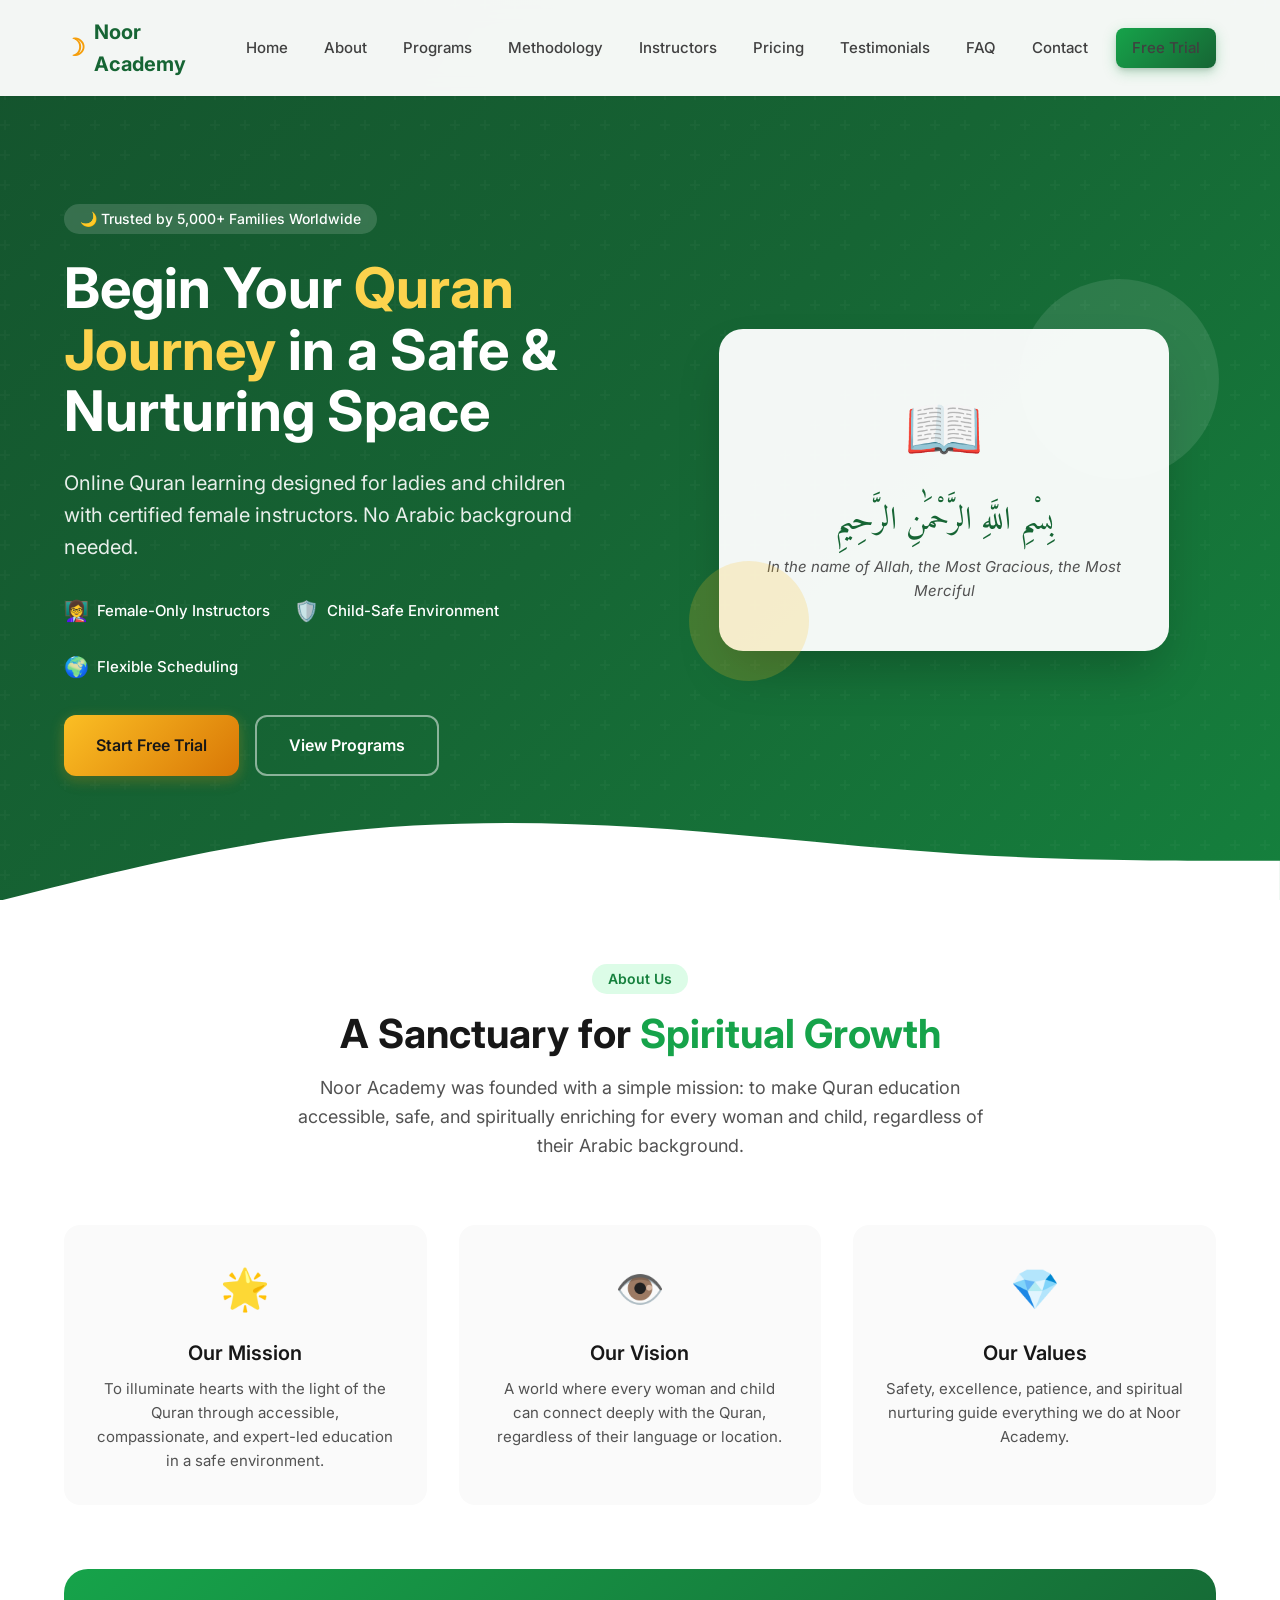
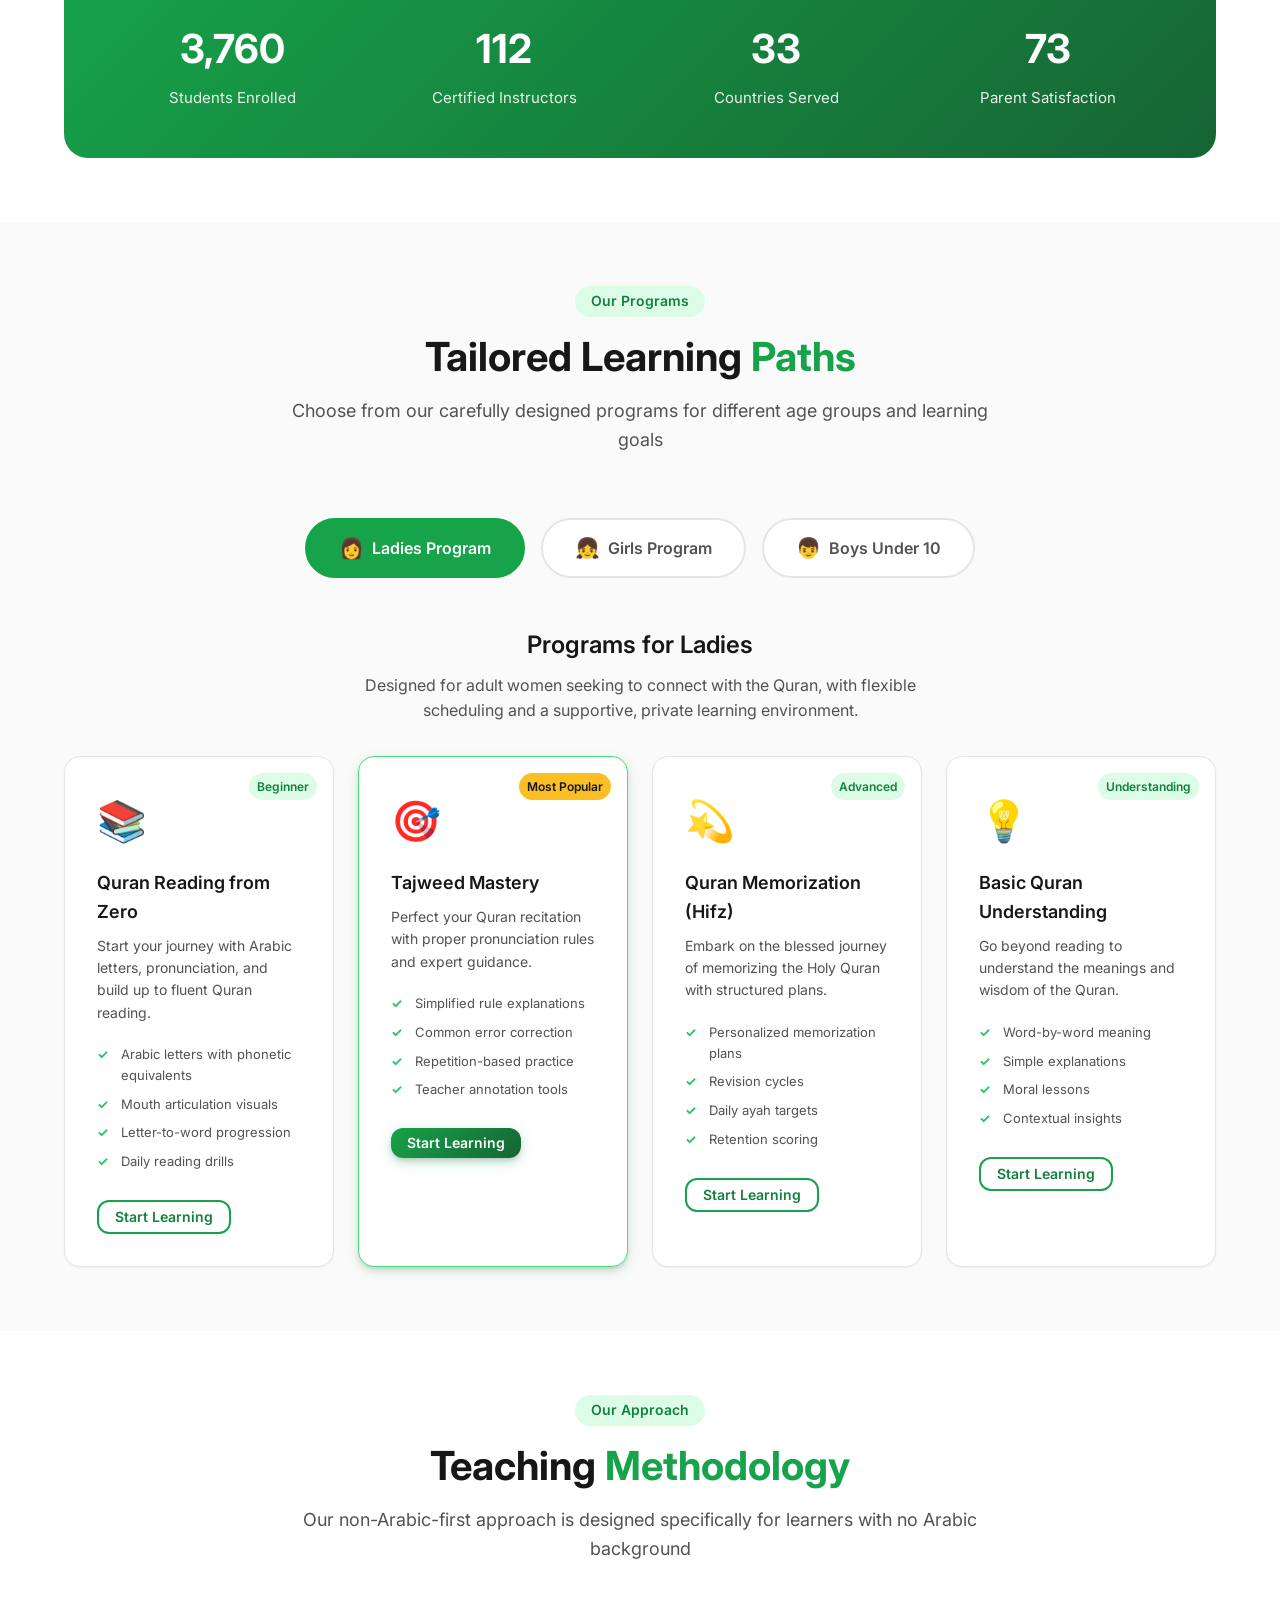
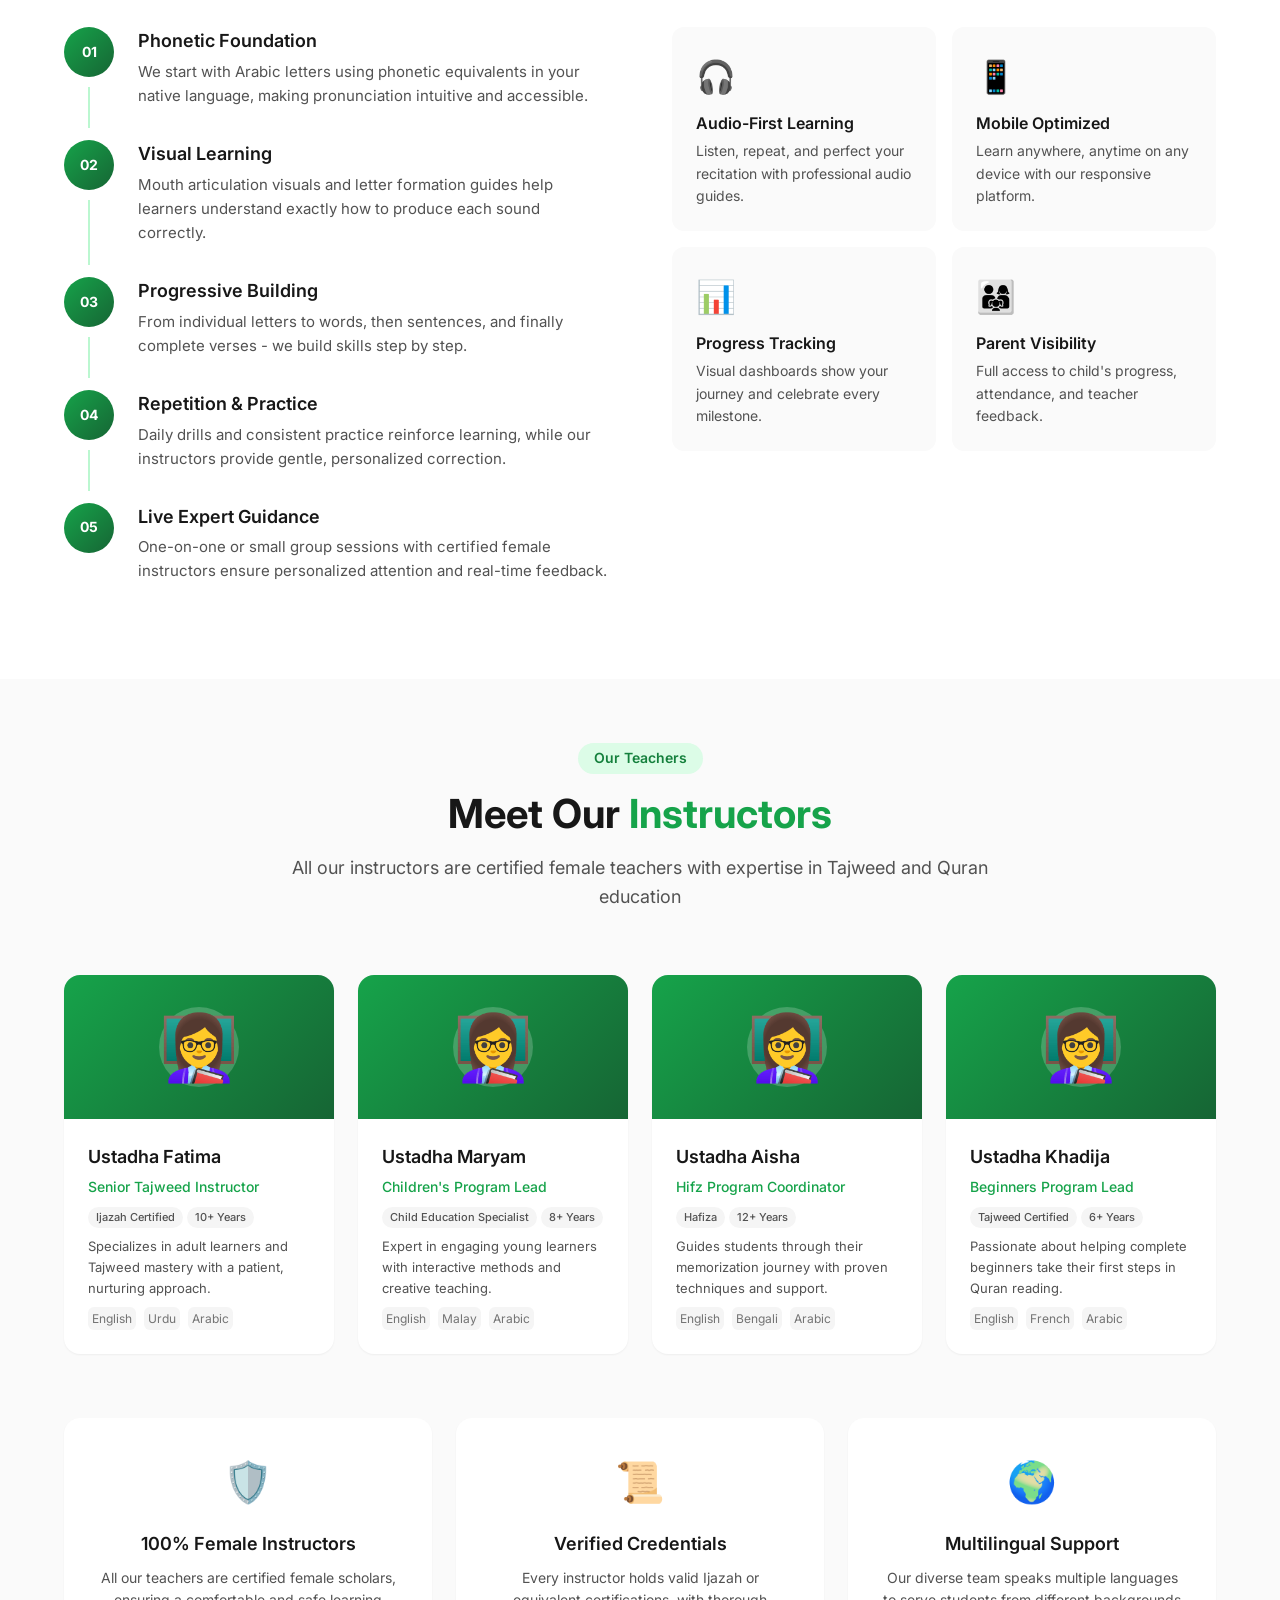
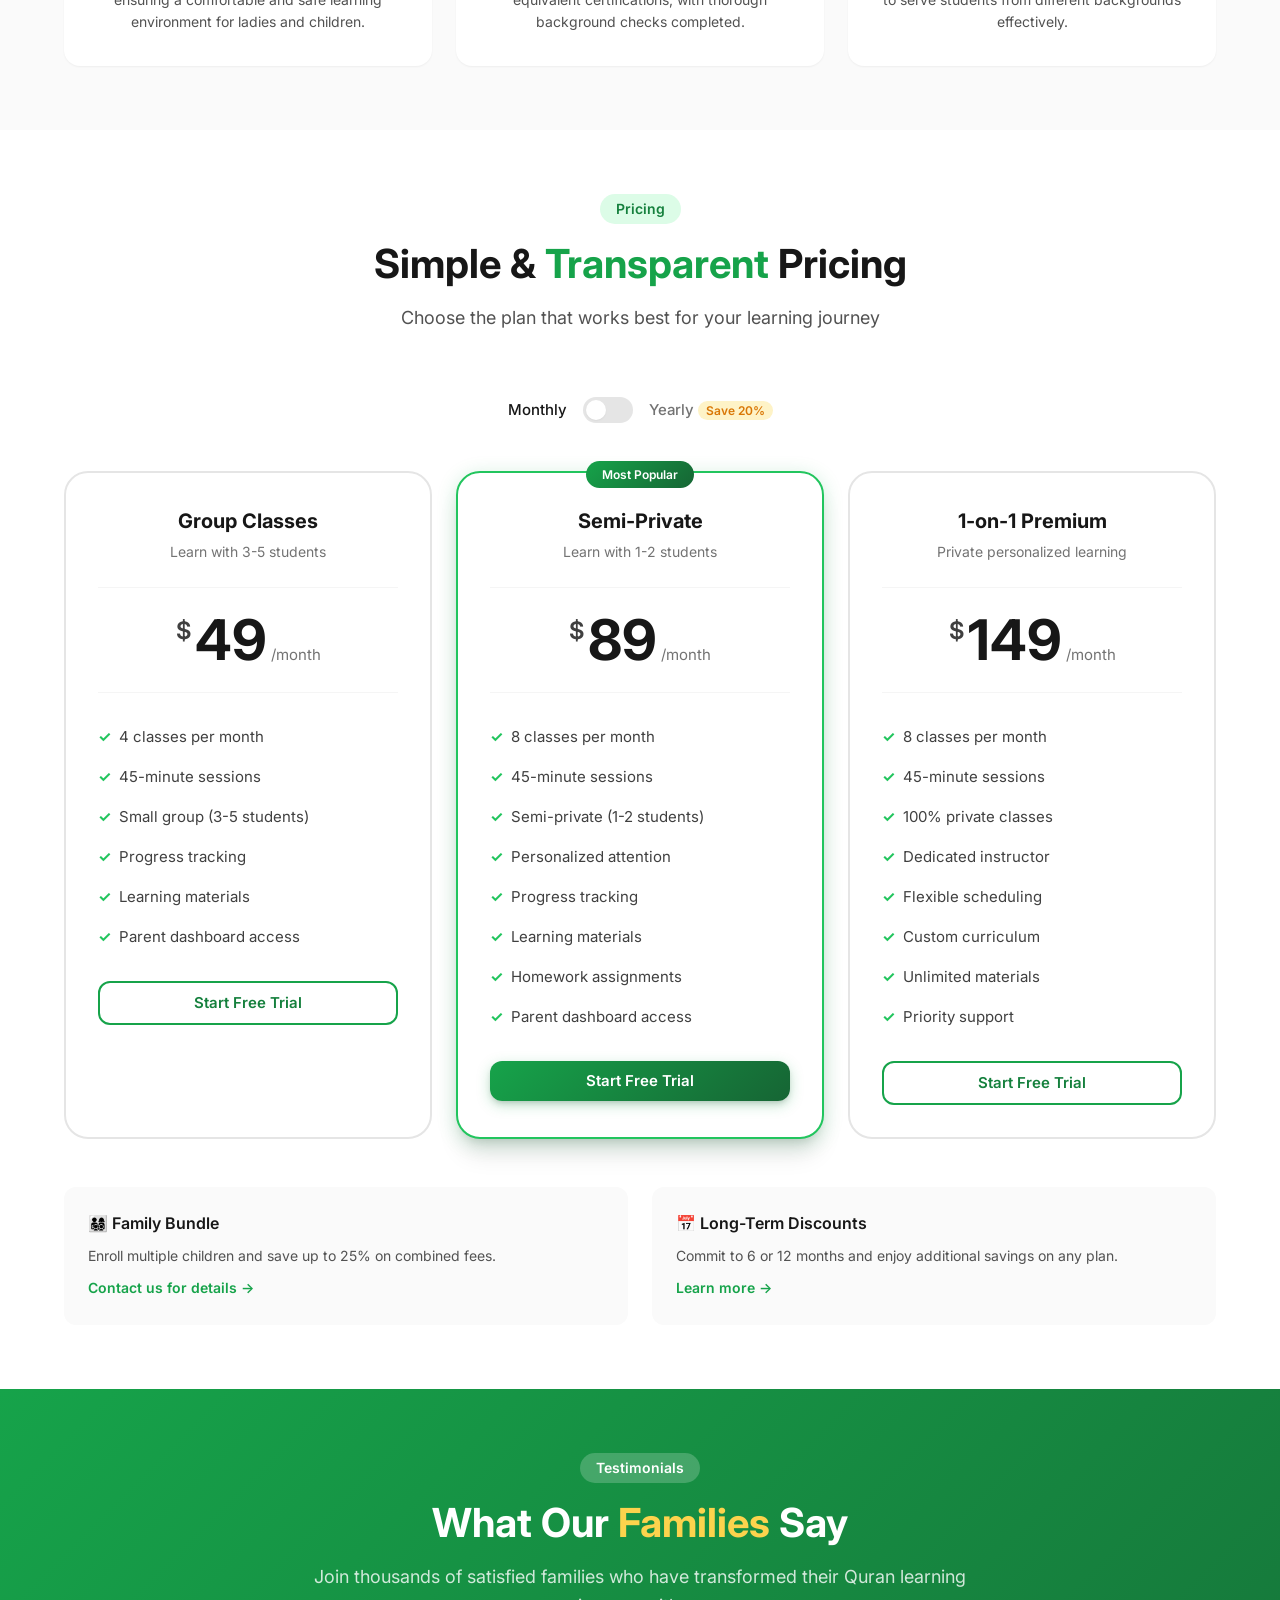
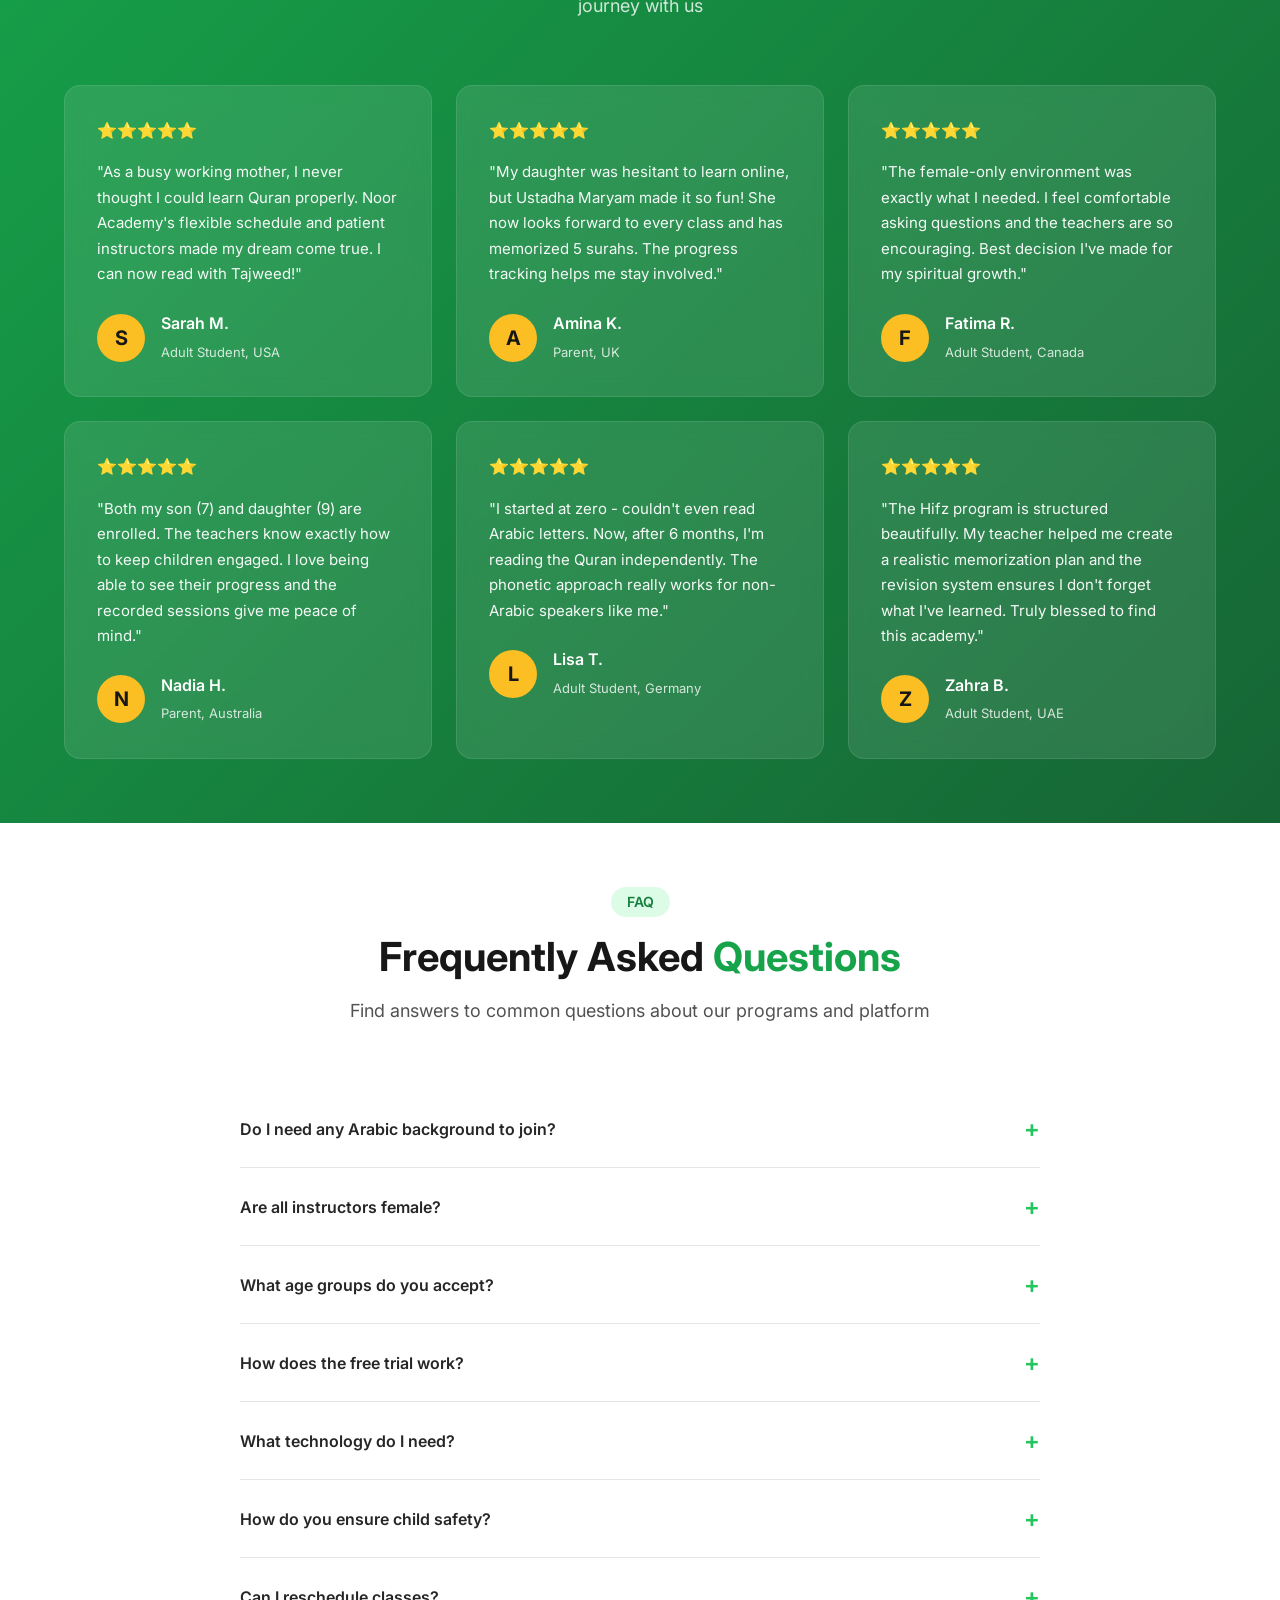
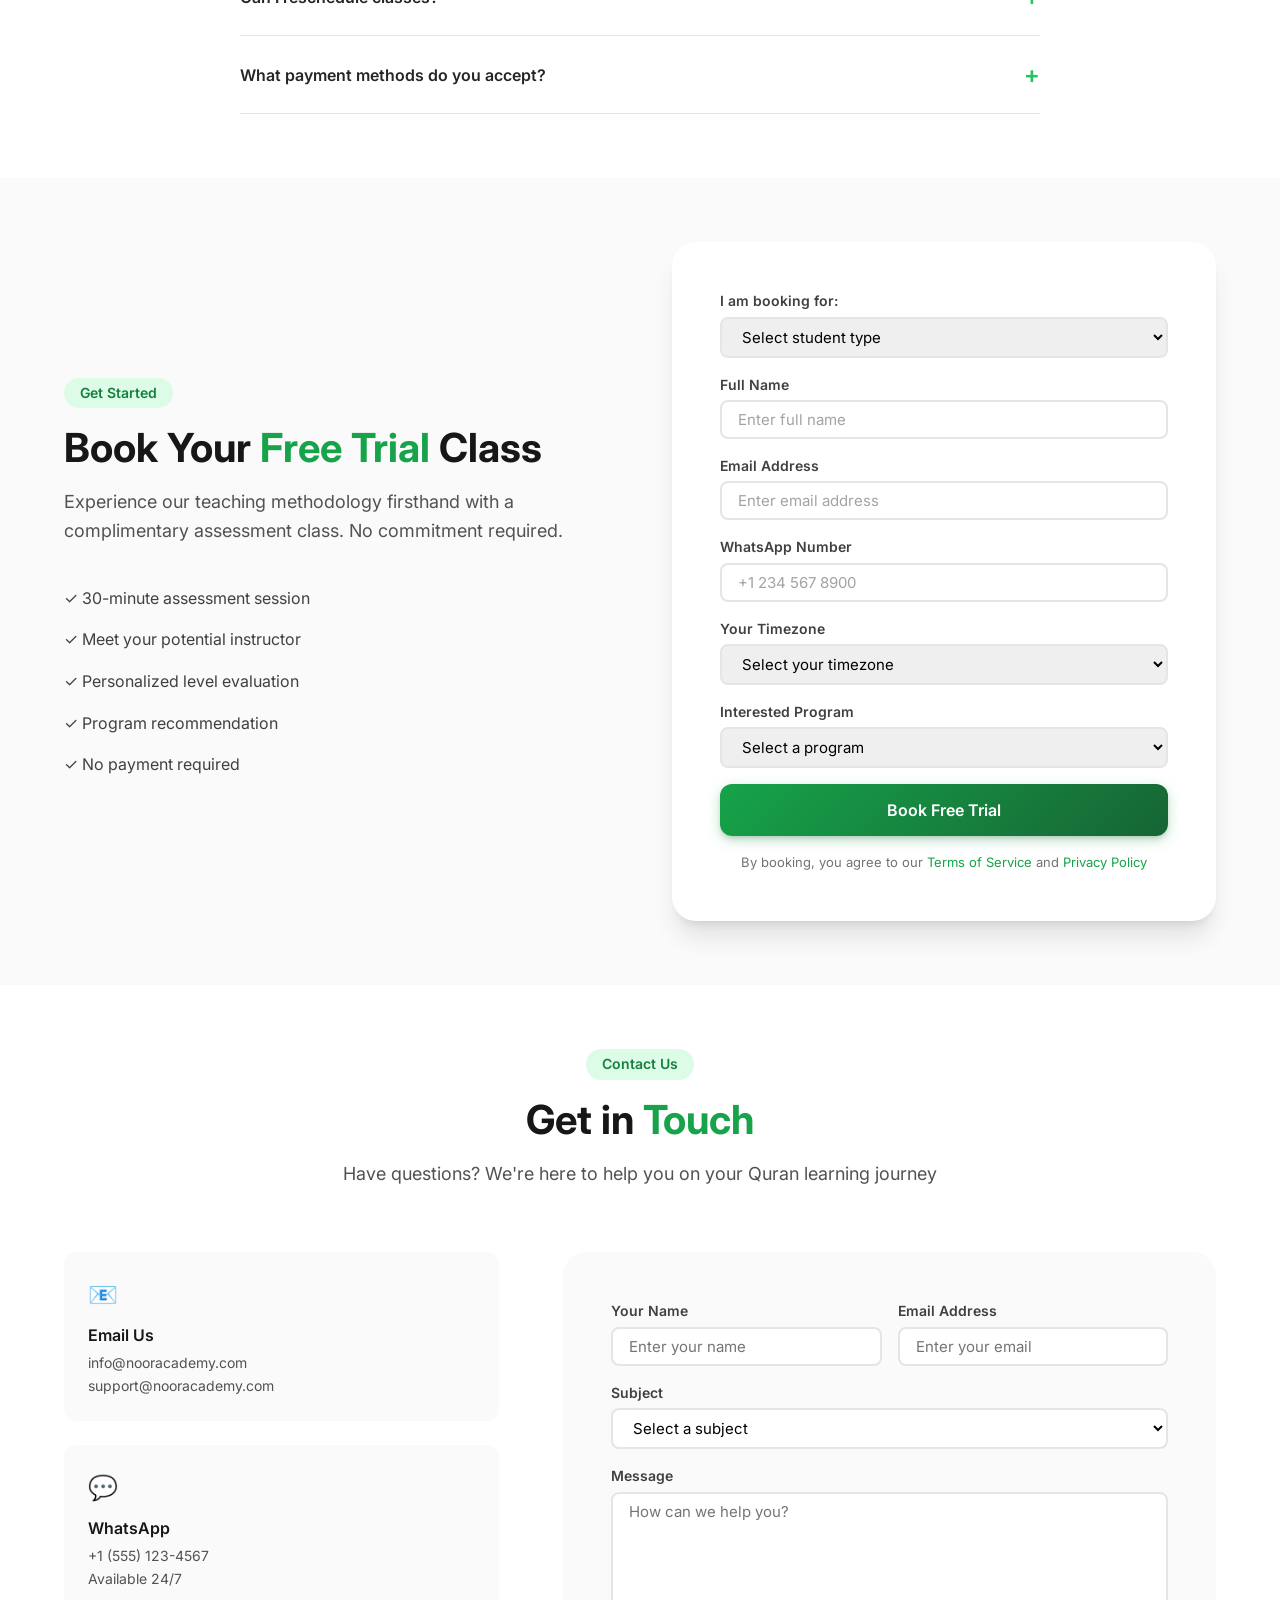
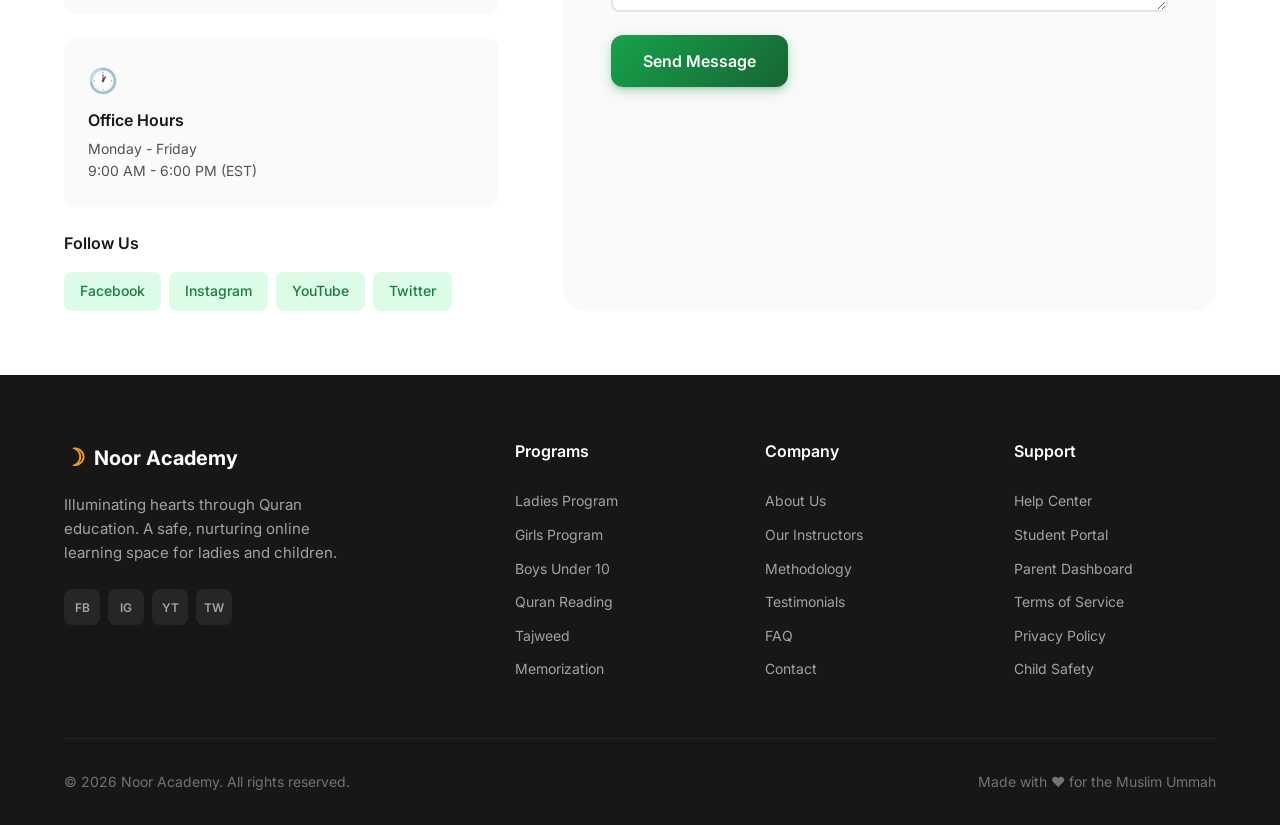
<file: index.html>
<!DOCTYPE html>
<html lang="en">
<head>
    <meta charset="UTF-8">
    <meta name="viewport" content="width=device-width, initial-scale=1.0">
    <meta name="description" content="Noor Academy - Online Quran learning for ladies and children with female-only instructors. Learn Quran reading, Tajweed, and memorization in a safe, nurturing environment.">
    <meta name="keywords" content="Quran Academy, Online Quran Classes, Female Quran Teachers, Quran for Children, Tajweed, Hifz, Quran Memorization">
    <title>Noor Academy | Online Quran Learning for Ladies & Children</title>
    <link rel="icon" type="image/svg+xml" href="images/favicon.svg">
    <link rel="preconnect" href="https://fonts.googleapis.com">
    <link rel="preconnect" href="https://fonts.gstatic.com" crossorigin>
    <link href="https://fonts.googleapis.com/css2?family=Amiri:wght@400;700&family=Inter:wght@300;400;500;600;700&display=swap" rel="stylesheet">
    <link rel="stylesheet" href="css/styles.css">
</head>
<body>
    <!-- Navigation -->
    <nav class="navbar" id="navbar">
        <div class="container nav-container">
            <a href="#home" class="logo">
                <span class="logo-icon">☽</span>
                <span class="logo-text">Noor Academy</span>
            </a>
            <button class="nav-toggle" id="nav-toggle" aria-label="Toggle navigation">
                <span></span>
                <span></span>
                <span></span>
            </button>
            <ul class="nav-menu" id="nav-menu">
                <li><a href="#home" class="nav-link">Home</a></li>
                <li><a href="#about" class="nav-link">About</a></li>
                <li><a href="#programs" class="nav-link">Programs</a></li>
                <li><a href="#methodology" class="nav-link">Methodology</a></li>
                <li><a href="#instructors" class="nav-link">Instructors</a></li>
                <li><a href="#pricing" class="nav-link">Pricing</a></li>
                <li><a href="#testimonials" class="nav-link">Testimonials</a></li>
                <li><a href="#faq" class="nav-link">FAQ</a></li>
                <li><a href="#contact" class="nav-link">Contact</a></li>
                <li><a href="#trial" class="nav-link btn btn-primary btn-nav">Free Trial</a></li>
            </ul>
        </div>
    </nav>

    <!-- Hero Section -->
    <section class="hero" id="home">
        <div class="hero-bg-pattern"></div>
        <div class="container hero-container">
            <div class="hero-content">
                <span class="hero-badge">🌙 Trusted by 5,000+ Families Worldwide</span>
                <h1 class="hero-title">Begin Your <span class="highlight">Quran Journey</span> in a Safe & Nurturing Space</h1>
                <p class="hero-subtitle">Online Quran learning designed for ladies and children with certified female instructors. No Arabic background needed.</p>
                <div class="hero-features">
                    <div class="hero-feature">
                        <span class="feature-icon">👩‍🏫</span>
                        <span>Female-Only Instructors</span>
                    </div>
                    <div class="hero-feature">
                        <span class="feature-icon">🛡️</span>
                        <span>Child-Safe Environment</span>
                    </div>
                    <div class="hero-feature">
                        <span class="feature-icon">🌍</span>
                        <span>Flexible Scheduling</span>
                    </div>
                </div>
                <div class="hero-cta">
                    <a href="#trial" class="btn btn-primary btn-lg">Start Free Trial</a>
                    <a href="#programs" class="btn btn-outline btn-lg">View Programs</a>
                </div>
            </div>
            <div class="hero-visual">
                <div class="hero-image-container">
                    <div class="hero-decoration decoration-1"></div>
                    <div class="hero-decoration decoration-2"></div>
                    <div class="hero-card">
                        <div class="quran-icon">📖</div>
                        <div class="arabic-text">بِسْمِ اللَّهِ الرَّحْمَٰنِ الرَّحِيمِ</div>
                        <p class="translation">In the name of Allah, the Most Gracious, the Most Merciful</p>
                    </div>
                </div>
            </div>
        </div>
        <div class="hero-wave">
            <svg viewBox="0 0 1440 120" fill="none" xmlns="http://www.w3.org/2000/svg">
                <path d="M0 120L60 105C120 90 240 60 360 45C480 30 600 30 720 37.5C840 45 960 60 1080 67.5C1200 75 1320 75 1380 75L1440 75V120H1380C1320 120 1200 120 1080 120C960 120 840 120 720 120C600 120 480 120 360 120C240 120 120 120 60 120H0Z" fill="white"/>
            </svg>
        </div>
    </section>

    <!-- About Section -->
    <section class="about section" id="about">
        <div class="container">
            <div class="section-header">
                <span class="section-badge">About Us</span>
                <h2 class="section-title">A Sanctuary for <span class="highlight">Spiritual Growth</span></h2>
                <p class="section-subtitle">Noor Academy was founded with a simple mission: to make Quran education accessible, safe, and spiritually enriching for every woman and child, regardless of their Arabic background.</p>
            </div>
            <div class="about-grid">
                <div class="about-card">
                    <div class="about-icon">🌟</div>
                    <h3>Our Mission</h3>
                    <p>To illuminate hearts with the light of the Quran through accessible, compassionate, and expert-led education in a safe environment.</p>
                </div>
                <div class="about-card">
                    <div class="about-icon">👁️</div>
                    <h3>Our Vision</h3>
                    <p>A world where every woman and child can connect deeply with the Quran, regardless of their language or location.</p>
                </div>
                <div class="about-card">
                    <div class="about-icon">💎</div>
                    <h3>Our Values</h3>
                    <p>Safety, excellence, patience, and spiritual nurturing guide everything we do at Noor Academy.</p>
                </div>
            </div>
            <div class="about-stats">
                <div class="stat">
                    <span class="stat-number">5,000+</span>
                    <span class="stat-label">Students Enrolled</span>
                </div>
                <div class="stat">
                    <span class="stat-number">150+</span>
                    <span class="stat-label">Certified Instructors</span>
                </div>
                <div class="stat">
                    <span class="stat-number">45+</span>
                    <span class="stat-label">Countries Served</span>
                </div>
                <div class="stat">
                    <span class="stat-number">98%</span>
                    <span class="stat-label">Parent Satisfaction</span>
                </div>
            </div>
        </div>
    </section>

    <!-- Programs Section -->
    <section class="programs section" id="programs">
        <div class="container">
            <div class="section-header">
                <span class="section-badge">Our Programs</span>
                <h2 class="section-title">Tailored Learning <span class="highlight">Paths</span></h2>
                <p class="section-subtitle">Choose from our carefully designed programs for different age groups and learning goals</p>
            </div>
            
            <!-- Audience Tabs -->
            <div class="program-tabs">
                <button class="tab-btn active" data-tab="ladies">
                    <span class="tab-icon">👩</span>
                    Ladies Program
                </button>
                <button class="tab-btn" data-tab="girls">
                    <span class="tab-icon">👧</span>
                    Girls Program
                </button>
                <button class="tab-btn" data-tab="boys">
                    <span class="tab-icon">👦</span>
                    Boys Under 10
                </button>
            </div>

            <!-- Ladies Program -->
            <div class="tab-content active" id="ladies">
                <div class="program-intro">
                    <h3>Programs for Ladies</h3>
                    <p>Designed for adult women seeking to connect with the Quran, with flexible scheduling and a supportive, private learning environment.</p>
                </div>
                <div class="programs-grid">
                    <div class="program-card">
                        <div class="program-badge">Beginner</div>
                        <div class="program-icon">📚</div>
                        <h4>Quran Reading from Zero</h4>
                        <p>Start your journey with Arabic letters, pronunciation, and build up to fluent Quran reading.</p>
                        <ul class="program-features">
                            <li>Arabic letters with phonetic equivalents</li>
                            <li>Mouth articulation visuals</li>
                            <li>Letter-to-word progression</li>
                            <li>Daily reading drills</li>
                        </ul>
                        <a href="#trial" class="btn btn-outline btn-sm">Start Learning</a>
                    </div>
                    <div class="program-card featured">
                        <div class="program-badge">Most Popular</div>
                        <div class="program-icon">🎯</div>
                        <h4>Tajweed Mastery</h4>
                        <p>Perfect your Quran recitation with proper pronunciation rules and expert guidance.</p>
                        <ul class="program-features">
                            <li>Simplified rule explanations</li>
                            <li>Common error correction</li>
                            <li>Repetition-based practice</li>
                            <li>Teacher annotation tools</li>
                        </ul>
                        <a href="#trial" class="btn btn-primary btn-sm">Start Learning</a>
                    </div>
                    <div class="program-card">
                        <div class="program-badge">Advanced</div>
                        <div class="program-icon">💫</div>
                        <h4>Quran Memorization (Hifz)</h4>
                        <p>Embark on the blessed journey of memorizing the Holy Quran with structured plans.</p>
                        <ul class="program-features">
                            <li>Personalized memorization plans</li>
                            <li>Revision cycles</li>
                            <li>Daily ayah targets</li>
                            <li>Retention scoring</li>
                        </ul>
                        <a href="#trial" class="btn btn-outline btn-sm">Start Learning</a>
                    </div>
                    <div class="program-card">
                        <div class="program-badge">Understanding</div>
                        <div class="program-icon">💡</div>
                        <h4>Basic Quran Understanding</h4>
                        <p>Go beyond reading to understand the meanings and wisdom of the Quran.</p>
                        <ul class="program-features">
                            <li>Word-by-word meaning</li>
                            <li>Simple explanations</li>
                            <li>Moral lessons</li>
                            <li>Contextual insights</li>
                        </ul>
                        <a href="#trial" class="btn btn-outline btn-sm">Start Learning</a>
                    </div>
                </div>
            </div>

            <!-- Girls Program -->
            <div class="tab-content" id="girls">
                <div class="program-intro">
                    <h3>Programs for Girls</h3>
                    <p>Age-appropriate curriculum with engaging content, colorful visuals, and a nurturing approach for young female learners.</p>
                </div>
                <div class="programs-grid">
                    <div class="program-card">
                        <div class="program-badge">Ages 5-7</div>
                        <div class="program-icon">🌸</div>
                        <h4>Little Learners</h4>
                        <p>Fun introduction to Arabic letters through games, songs, and interactive activities.</p>
                        <ul class="program-features">
                            <li>Colorful letter recognition</li>
                            <li>Interactive games</li>
                            <li>Short 20-minute sessions</li>
                            <li>Stickers & rewards</li>
                        </ul>
                        <a href="#trial" class="btn btn-outline btn-sm">Start Learning</a>
                    </div>
                    <div class="program-card featured">
                        <div class="program-badge">Ages 7-12</div>
                        <div class="program-icon">📖</div>
                        <h4>Young Readers</h4>
                        <p>Build fluent Quran reading skills with engaging lessons and progress tracking.</p>
                        <ul class="program-features">
                            <li>Structured reading curriculum</li>
                            <li>Visual progress tracking</li>
                            <li>Achievement badges</li>
                            <li>Parent progress reports</li>
                        </ul>
                        <a href="#trial" class="btn btn-primary btn-sm">Start Learning</a>
                    </div>
                    <div class="program-card">
                        <div class="program-badge">All Ages</div>
                        <div class="program-icon">⭐</div>
                        <h4>Surah Memorization</h4>
                        <p>Memorize short surahs with repetition, audio tools, and encouraging feedback.</p>
                        <ul class="program-features">
                            <li>Start with short surahs</li>
                            <li>Audio repetition tools</li>
                            <li>Visual memorization aids</li>
                            <li>Celebration milestones</li>
                        </ul>
                        <a href="#trial" class="btn btn-outline btn-sm">Start Learning</a>
                    </div>
                    <div class="program-card">
                        <div class="program-badge">Ages 10+</div>
                        <div class="program-icon">🌟</div>
                        <h4>Tajweed Foundations</h4>
                        <p>Learn proper pronunciation rules in a fun, accessible way.</p>
                        <ul class="program-features">
                            <li>Kid-friendly explanations</li>
                            <li>Practice exercises</li>
                            <li>Gentle corrections</li>
                            <li>Encouraging environment</li>
                        </ul>
                        <a href="#trial" class="btn btn-outline btn-sm">Start Learning</a>
                    </div>
                </div>
            </div>

            <!-- Boys Program -->
            <div class="tab-content" id="boys">
                <div class="program-intro">
                    <h3>Programs for Boys Under 10</h3>
                    <p>Specially designed for young boys with female instructors in a safe, engaging, and structured learning environment.</p>
                </div>
                <div class="programs-grid">
                    <div class="program-card">
                        <div class="program-badge">Ages 5-7</div>
                        <div class="program-icon">🚀</div>
                        <h4>Quran Explorers</h4>
                        <p>An exciting introduction to Arabic letters and basic Quran sounds.</p>
                        <ul class="program-features">
                            <li>Interactive letter games</li>
                            <li>Animated learning aids</li>
                            <li>Short engaging sessions</li>
                            <li>Reward system</li>
                        </ul>
                        <a href="#trial" class="btn btn-outline btn-sm">Start Learning</a>
                    </div>
                    <div class="program-card featured">
                        <div class="program-badge">Ages 7-10</div>
                        <div class="program-icon">📗</div>
                        <h4>Young Reciters</h4>
                        <p>Build confident Quran reading with structured lessons and fun activities.</p>
                        <ul class="program-features">
                            <li>Progressive reading levels</li>
                            <li>Achievement tracking</li>
                            <li>Interactive exercises</li>
                            <li>Weekly progress updates</li>
                        </ul>
                        <a href="#trial" class="btn btn-primary btn-sm">Start Learning</a>
                    </div>
                    <div class="program-card">
                        <div class="program-badge">All Ages</div>
                        <div class="program-icon">🏆</div>
                        <h4>Memorization Champions</h4>
                        <p>Start memorizing short surahs with engaging methods and positive reinforcement.</p>
                        <ul class="program-features">
                            <li>Fun memorization techniques</li>
                            <li>Audio-visual aids</li>
                            <li>Achievement celebrations</li>
                            <li>Parent involvement</li>
                        </ul>
                        <a href="#trial" class="btn btn-outline btn-sm">Start Learning</a>
                    </div>
                    <div class="program-card">
                        <div class="program-badge">Understanding</div>
                        <div class="program-icon">📚</div>
                        <h4>Quran Stories</h4>
                        <p>Learn the beautiful stories of the Quran with moral lessons.</p>
                        <ul class="program-features">
                            <li>Story-based learning</li>
                            <li>Moral discussions</li>
                            <li>Interactive storytelling</li>
                            <li>Character building</li>
                        </ul>
                        <a href="#trial" class="btn btn-outline btn-sm">Start Learning</a>
                    </div>
                </div>
            </div>
        </div>
    </section>

    <!-- Methodology Section -->
    <section class="methodology section" id="methodology">
        <div class="container">
            <div class="section-header">
                <span class="section-badge">Our Approach</span>
                <h2 class="section-title">Teaching <span class="highlight">Methodology</span></h2>
                <p class="section-subtitle">Our non-Arabic-first approach is designed specifically for learners with no Arabic background</p>
            </div>
            <div class="methodology-content">
                <div class="methodology-main">
                    <div class="method-step">
                        <div class="step-number">01</div>
                        <div class="step-content">
                            <h3>Phonetic Foundation</h3>
                            <p>We start with Arabic letters using phonetic equivalents in your native language, making pronunciation intuitive and accessible.</p>
                        </div>
                    </div>
                    <div class="method-step">
                        <div class="step-number">02</div>
                        <div class="step-content">
                            <h3>Visual Learning</h3>
                            <p>Mouth articulation visuals and letter formation guides help learners understand exactly how to produce each sound correctly.</p>
                        </div>
                    </div>
                    <div class="method-step">
                        <div class="step-number">03</div>
                        <div class="step-content">
                            <h3>Progressive Building</h3>
                            <p>From individual letters to words, then sentences, and finally complete verses - we build skills step by step.</p>
                        </div>
                    </div>
                    <div class="method-step">
                        <div class="step-number">04</div>
                        <div class="step-content">
                            <h3>Repetition & Practice</h3>
                            <p>Daily drills and consistent practice reinforce learning, while our instructors provide gentle, personalized correction.</p>
                        </div>
                    </div>
                    <div class="method-step">
                        <div class="step-number">05</div>
                        <div class="step-content">
                            <h3>Live Expert Guidance</h3>
                            <p>One-on-one or small group sessions with certified female instructors ensure personalized attention and real-time feedback.</p>
                        </div>
                    </div>
                </div>
                <div class="methodology-features">
                    <div class="feature-card">
                        <div class="feature-icon">🎧</div>
                        <h4>Audio-First Learning</h4>
                        <p>Listen, repeat, and perfect your recitation with professional audio guides.</p>
                    </div>
                    <div class="feature-card">
                        <div class="feature-icon">📱</div>
                        <h4>Mobile Optimized</h4>
                        <p>Learn anywhere, anytime on any device with our responsive platform.</p>
                    </div>
                    <div class="feature-card">
                        <div class="feature-icon">📊</div>
                        <h4>Progress Tracking</h4>
                        <p>Visual dashboards show your journey and celebrate every milestone.</p>
                    </div>
                    <div class="feature-card">
                        <div class="feature-icon">👨‍👩‍👧</div>
                        <h4>Parent Visibility</h4>
                        <p>Full access to child's progress, attendance, and teacher feedback.</p>
                    </div>
                </div>
            </div>
        </div>
    </section>

    <!-- Instructors Section -->
    <section class="instructors section" id="instructors">
        <div class="container">
            <div class="section-header">
                <span class="section-badge">Our Teachers</span>
                <h2 class="section-title">Meet Our <span class="highlight">Instructors</span></h2>
                <p class="section-subtitle">All our instructors are certified female teachers with expertise in Tajweed and Quran education</p>
            </div>
            <div class="instructors-grid">
                <div class="instructor-card">
                    <div class="instructor-image">
                        <div class="instructor-avatar">👩‍🏫</div>
                    </div>
                    <div class="instructor-info">
                        <h4>Ustadha Fatima</h4>
                        <p class="instructor-title">Senior Tajweed Instructor</p>
                        <div class="instructor-badges">
                            <span class="badge">Ijazah Certified</span>
                            <span class="badge">10+ Years</span>
                        </div>
                        <p class="instructor-bio">Specializes in adult learners and Tajweed mastery with a patient, nurturing approach.</p>
                        <div class="instructor-languages">
                            <span>English</span>
                            <span>Urdu</span>
                            <span>Arabic</span>
                        </div>
                    </div>
                </div>
                <div class="instructor-card">
                    <div class="instructor-image">
                        <div class="instructor-avatar">👩‍🏫</div>
                    </div>
                    <div class="instructor-info">
                        <h4>Ustadha Maryam</h4>
                        <p class="instructor-title">Children's Program Lead</p>
                        <div class="instructor-badges">
                            <span class="badge">Child Education Specialist</span>
                            <span class="badge">8+ Years</span>
                        </div>
                        <p class="instructor-bio">Expert in engaging young learners with interactive methods and creative teaching.</p>
                        <div class="instructor-languages">
                            <span>English</span>
                            <span>Malay</span>
                            <span>Arabic</span>
                        </div>
                    </div>
                </div>
                <div class="instructor-card">
                    <div class="instructor-image">
                        <div class="instructor-avatar">👩‍🏫</div>
                    </div>
                    <div class="instructor-info">
                        <h4>Ustadha Aisha</h4>
                        <p class="instructor-title">Hifz Program Coordinator</p>
                        <div class="instructor-badges">
                            <span class="badge">Hafiza</span>
                            <span class="badge">12+ Years</span>
                        </div>
                        <p class="instructor-bio">Guides students through their memorization journey with proven techniques and support.</p>
                        <div class="instructor-languages">
                            <span>English</span>
                            <span>Bengali</span>
                            <span>Arabic</span>
                        </div>
                    </div>
                </div>
                <div class="instructor-card">
                    <div class="instructor-image">
                        <div class="instructor-avatar">👩‍🏫</div>
                    </div>
                    <div class="instructor-info">
                        <h4>Ustadha Khadija</h4>
                        <p class="instructor-title">Beginners Program Lead</p>
                        <div class="instructor-badges">
                            <span class="badge">Tajweed Certified</span>
                            <span class="badge">6+ Years</span>
                        </div>
                        <p class="instructor-bio">Passionate about helping complete beginners take their first steps in Quran reading.</p>
                        <div class="instructor-languages">
                            <span>English</span>
                            <span>French</span>
                            <span>Arabic</span>
                        </div>
                    </div>
                </div>
            </div>
            <div class="instructors-cta">
                <div class="cta-card">
                    <div class="cta-icon">🛡️</div>
                    <h3>100% Female Instructors</h3>
                    <p>All our teachers are certified female scholars, ensuring a comfortable and safe learning environment for ladies and children.</p>
                </div>
                <div class="cta-card">
                    <div class="cta-icon">📜</div>
                    <h3>Verified Credentials</h3>
                    <p>Every instructor holds valid Ijazah or equivalent certifications, with thorough background checks completed.</p>
                </div>
                <div class="cta-card">
                    <div class="cta-icon">🌍</div>
                    <h3>Multilingual Support</h3>
                    <p>Our diverse team speaks multiple languages to serve students from different backgrounds effectively.</p>
                </div>
            </div>
        </div>
    </section>

    <!-- Pricing Section -->
    <section class="pricing section" id="pricing">
        <div class="container">
            <div class="section-header">
                <span class="section-badge">Pricing</span>
                <h2 class="section-title">Simple & <span class="highlight">Transparent</span> Pricing</h2>
                <p class="section-subtitle">Choose the plan that works best for your learning journey</p>
            </div>
            <div class="pricing-toggle">
                <span class="toggle-label active" data-period="monthly">Monthly</span>
                <button class="toggle-switch" id="pricing-toggle">
                    <span class="toggle-slider"></span>
                </button>
                <span class="toggle-label" data-period="yearly">Yearly <span class="save-badge">Save 20%</span></span>
            </div>
            <div class="pricing-grid">
                <div class="pricing-card">
                    <div class="pricing-header">
                        <h3>Group Classes</h3>
                        <p class="pricing-desc">Learn with 3-5 students</p>
                    </div>
                    <div class="pricing-price">
                        <span class="currency">$</span>
                        <span class="amount" data-monthly="49" data-yearly="39">49</span>
                        <span class="period">/month</span>
                    </div>
                    <ul class="pricing-features">
                        <li><span class="check">✓</span> 4 classes per month</li>
                        <li><span class="check">✓</span> 45-minute sessions</li>
                        <li><span class="check">✓</span> Small group (3-5 students)</li>
                        <li><span class="check">✓</span> Progress tracking</li>
                        <li><span class="check">✓</span> Learning materials</li>
                        <li><span class="check">✓</span> Parent dashboard access</li>
                    </ul>
                    <a href="#trial" class="btn btn-outline btn-block">Start Free Trial</a>
                </div>
                <div class="pricing-card featured">
                    <div class="pricing-badge">Most Popular</div>
                    <div class="pricing-header">
                        <h3>Semi-Private</h3>
                        <p class="pricing-desc">Learn with 1-2 students</p>
                    </div>
                    <div class="pricing-price">
                        <span class="currency">$</span>
                        <span class="amount" data-monthly="89" data-yearly="71">89</span>
                        <span class="period">/month</span>
                    </div>
                    <ul class="pricing-features">
                        <li><span class="check">✓</span> 8 classes per month</li>
                        <li><span class="check">✓</span> 45-minute sessions</li>
                        <li><span class="check">✓</span> Semi-private (1-2 students)</li>
                        <li><span class="check">✓</span> Personalized attention</li>
                        <li><span class="check">✓</span> Progress tracking</li>
                        <li><span class="check">✓</span> Learning materials</li>
                        <li><span class="check">✓</span> Homework assignments</li>
                        <li><span class="check">✓</span> Parent dashboard access</li>
                    </ul>
                    <a href="#trial" class="btn btn-primary btn-block">Start Free Trial</a>
                </div>
                <div class="pricing-card">
                    <div class="pricing-header">
                        <h3>1-on-1 Premium</h3>
                        <p class="pricing-desc">Private personalized learning</p>
                    </div>
                    <div class="pricing-price">
                        <span class="currency">$</span>
                        <span class="amount" data-monthly="149" data-yearly="119">149</span>
                        <span class="period">/month</span>
                    </div>
                    <ul class="pricing-features">
                        <li><span class="check">✓</span> 8 classes per month</li>
                        <li><span class="check">✓</span> 45-minute sessions</li>
                        <li><span class="check">✓</span> 100% private classes</li>
                        <li><span class="check">✓</span> Dedicated instructor</li>
                        <li><span class="check">✓</span> Flexible scheduling</li>
                        <li><span class="check">✓</span> Custom curriculum</li>
                        <li><span class="check">✓</span> Unlimited materials</li>
                        <li><span class="check">✓</span> Priority support</li>
                    </ul>
                    <a href="#trial" class="btn btn-outline btn-block">Start Free Trial</a>
                </div>
            </div>
            <div class="pricing-extras">
                <div class="extra-card">
                    <h4>👨‍👩‍👧‍👦 Family Bundle</h4>
                    <p>Enroll multiple children and save up to 25% on combined fees.</p>
                    <a href="#contact" class="link">Contact us for details →</a>
                </div>
                <div class="extra-card">
                    <h4>📅 Long-Term Discounts</h4>
                    <p>Commit to 6 or 12 months and enjoy additional savings on any plan.</p>
                    <a href="#contact" class="link">Learn more →</a>
                </div>
            </div>
        </div>
    </section>

    <!-- Testimonials Section -->
    <section class="testimonials section" id="testimonials">
        <div class="container">
            <div class="section-header">
                <span class="section-badge">Testimonials</span>
                <h2 class="section-title">What Our <span class="highlight">Families</span> Say</h2>
                <p class="section-subtitle">Join thousands of satisfied families who have transformed their Quran learning journey with us</p>
            </div>
            <div class="testimonials-grid">
                <div class="testimonial-card">
                    <div class="testimonial-stars">⭐⭐⭐⭐⭐</div>
                    <p class="testimonial-text">"As a busy working mother, I never thought I could learn Quran properly. Noor Academy's flexible schedule and patient instructors made my dream come true. I can now read with Tajweed!"</p>
                    <div class="testimonial-author">
                        <div class="author-avatar">S</div>
                        <div class="author-info">
                            <h5>Sarah M.</h5>
                            <span>Adult Student, USA</span>
                        </div>
                    </div>
                </div>
                <div class="testimonial-card">
                    <div class="testimonial-stars">⭐⭐⭐⭐⭐</div>
                    <p class="testimonial-text">"My daughter was hesitant to learn online, but Ustadha Maryam made it so fun! She now looks forward to every class and has memorized 5 surahs. The progress tracking helps me stay involved."</p>
                    <div class="testimonial-author">
                        <div class="author-avatar">A</div>
                        <div class="author-info">
                            <h5>Amina K.</h5>
                            <span>Parent, UK</span>
                        </div>
                    </div>
                </div>
                <div class="testimonial-card">
                    <div class="testimonial-stars">⭐⭐⭐⭐⭐</div>
                    <p class="testimonial-text">"The female-only environment was exactly what I needed. I feel comfortable asking questions and the teachers are so encouraging. Best decision I've made for my spiritual growth."</p>
                    <div class="testimonial-author">
                        <div class="author-avatar">F</div>
                        <div class="author-info">
                            <h5>Fatima R.</h5>
                            <span>Adult Student, Canada</span>
                        </div>
                    </div>
                </div>
                <div class="testimonial-card">
                    <div class="testimonial-stars">⭐⭐⭐⭐⭐</div>
                    <p class="testimonial-text">"Both my son (7) and daughter (9) are enrolled. The teachers know exactly how to keep children engaged. I love being able to see their progress and the recorded sessions give me peace of mind."</p>
                    <div class="testimonial-author">
                        <div class="author-avatar">N</div>
                        <div class="author-info">
                            <h5>Nadia H.</h5>
                            <span>Parent, Australia</span>
                        </div>
                    </div>
                </div>
                <div class="testimonial-card">
                    <div class="testimonial-stars">⭐⭐⭐⭐⭐</div>
                    <p class="testimonial-text">"I started at zero - couldn't even read Arabic letters. Now, after 6 months, I'm reading the Quran independently. The phonetic approach really works for non-Arabic speakers like me."</p>
                    <div class="testimonial-author">
                        <div class="author-avatar">L</div>
                        <div class="author-info">
                            <h5>Lisa T.</h5>
                            <span>Adult Student, Germany</span>
                        </div>
                    </div>
                </div>
                <div class="testimonial-card">
                    <div class="testimonial-stars">⭐⭐⭐⭐⭐</div>
                    <p class="testimonial-text">"The Hifz program is structured beautifully. My teacher helped me create a realistic memorization plan and the revision system ensures I don't forget what I've learned. Truly blessed to find this academy."</p>
                    <div class="testimonial-author">
                        <div class="author-avatar">Z</div>
                        <div class="author-info">
                            <h5>Zahra B.</h5>
                            <span>Adult Student, UAE</span>
                        </div>
                    </div>
                </div>
            </div>
        </div>
    </section>

    <!-- FAQ Section -->
    <section class="faq section" id="faq">
        <div class="container">
            <div class="section-header">
                <span class="section-badge">FAQ</span>
                <h2 class="section-title">Frequently Asked <span class="highlight">Questions</span></h2>
                <p class="section-subtitle">Find answers to common questions about our programs and platform</p>
            </div>
            <div class="faq-grid">
                <div class="faq-item">
                    <button class="faq-question">
                        <span>Do I need any Arabic background to join?</span>
                        <span class="faq-icon">+</span>
                    </button>
                    <div class="faq-answer">
                        <p>No! Our programs are specifically designed for non-Arabic speakers. We use a phonetic approach that makes learning Arabic letters and Quran reading accessible to everyone, regardless of their background.</p>
                    </div>
                </div>
                <div class="faq-item">
                    <button class="faq-question">
                        <span>Are all instructors female?</span>
                        <span class="faq-icon">+</span>
                    </button>
                    <div class="faq-answer">
                        <p>Yes, 100% of our instructors are certified female teachers. This ensures a comfortable, safe, and private learning environment for all our ladies and children students.</p>
                    </div>
                </div>
                <div class="faq-item">
                    <button class="faq-question">
                        <span>What age groups do you accept?</span>
                        <span class="faq-icon">+</span>
                    </button>
                    <div class="faq-answer">
                        <p>We welcome adult women of all ages, girls of all ages, and boys under 10 years old. Our programs are tailored to each age group's learning needs and attention spans.</p>
                    </div>
                </div>
                <div class="faq-item">
                    <button class="faq-question">
                        <span>How does the free trial work?</span>
                        <span class="faq-icon">+</span>
                    </button>
                    <div class="faq-answer">
                        <p>Book a free assessment class where you'll meet with an instructor who will evaluate your current level and recommend the best program for you. There's no obligation to continue after the trial.</p>
                    </div>
                </div>
                <div class="faq-item">
                    <button class="faq-question">
                        <span>What technology do I need?</span>
                        <span class="faq-icon">+</span>
                    </button>
                    <div class="faq-answer">
                        <p>You just need a device (computer, tablet, or smartphone) with a stable internet connection and a webcam/microphone for live classes. Our platform is optimized for low bandwidth as well.</p>
                    </div>
                </div>
                <div class="faq-item">
                    <button class="faq-question">
                        <span>How do you ensure child safety?</span>
                        <span class="faq-icon">+</span>
                    </button>
                    <div class="faq-answer">
                        <p>Child safety is our priority. All sessions can be recorded for parent review, there's no peer messaging, verified female instructors only, and parents have full visibility through the parent dashboard.</p>
                    </div>
                </div>
                <div class="faq-item">
                    <button class="faq-question">
                        <span>Can I reschedule classes?</span>
                        <span class="faq-icon">+</span>
                    </button>
                    <div class="faq-answer">
                        <p>Yes, we offer flexible rescheduling with 24-hour notice. Our time-zone aware scheduling system makes it easy to find convenient times, and missed classes can be rescheduled within the same month.</p>
                    </div>
                </div>
                <div class="faq-item">
                    <button class="faq-question">
                        <span>What payment methods do you accept?</span>
                        <span class="faq-icon">+</span>
                    </button>
                    <div class="faq-answer">
                        <p>We accept all major credit/debit cards, PayPal, and bank transfers. Payments are processed securely, and you can manage your subscription easily through your account dashboard.</p>
                    </div>
                </div>
            </div>
        </div>
    </section>

    <!-- Free Trial Section -->
    <section class="trial section" id="trial">
        <div class="container">
            <div class="trial-container">
                <div class="trial-content">
                    <span class="section-badge">Get Started</span>
                    <h2 class="section-title">Book Your <span class="highlight">Free Trial</span> Class</h2>
                    <p>Experience our teaching methodology firsthand with a complimentary assessment class. No commitment required.</p>
                    <ul class="trial-benefits">
                        <li>✓ 30-minute assessment session</li>
                        <li>✓ Meet your potential instructor</li>
                        <li>✓ Personalized level evaluation</li>
                        <li>✓ Program recommendation</li>
                        <li>✓ No payment required</li>
                    </ul>
                </div>
                <div class="trial-form-container">
                    <form class="trial-form" id="trial-form">
                        <div class="form-group">
                            <label for="student-type">I am booking for:</label>
                            <select id="student-type" name="student-type" required>
                                <option value="">Select student type</option>
                                <option value="adult-female">Myself (Adult Female)</option>
                                <option value="girl">My Daughter</option>
                                <option value="boy">My Son (Under 10)</option>
                            </select>
                        </div>
                        <div class="form-group">
                            <label for="name">Full Name</label>
                            <input type="text" id="name" name="name" placeholder="Enter full name" required>
                        </div>
                        <div class="form-group">
                            <label for="email">Email Address</label>
                            <input type="email" id="email" name="email" placeholder="Enter email address" required>
                        </div>
                        <div class="form-group">
                            <label for="phone">WhatsApp Number</label>
                            <input type="tel" id="phone" name="phone" placeholder="+1 234 567 8900" required>
                        </div>
                        <div class="form-group">
                            <label for="timezone">Your Timezone</label>
                            <select id="timezone" name="timezone" required>
                                <option value="">Select your timezone</option>
                                <option value="EST">Eastern Time (EST)</option>
                                <option value="CST">Central Time (CST)</option>
                                <option value="MST">Mountain Time (MST)</option>
                                <option value="PST">Pacific Time (PST)</option>
                                <option value="GMT">GMT (UK)</option>
                                <option value="CET">Central European Time</option>
                                <option value="GST">Gulf Standard Time</option>
                                <option value="IST">India Standard Time</option>
                                <option value="AEST">Australian Eastern Time</option>
                                <option value="OTHER">Other</option>
                            </select>
                        </div>
                        <div class="form-group">
                            <label for="program">Interested Program</label>
                            <select id="program" name="program" required>
                                <option value="">Select a program</option>
                                <option value="reading">Quran Reading from Zero</option>
                                <option value="tajweed">Tajweed Mastery</option>
                                <option value="hifz">Quran Memorization (Hifz)</option>
                                <option value="understanding">Basic Quran Understanding</option>
                                <option value="unsure">Not Sure - Need Guidance</option>
                            </select>
                        </div>
                        <button type="submit" class="btn btn-primary btn-block btn-lg">Book Free Trial</button>
                        <p class="form-note">By booking, you agree to our <a href="#">Terms of Service</a> and <a href="#">Privacy Policy</a></p>
                    </form>
                </div>
            </div>
        </div>
    </section>

    <!-- Contact Section -->
    <section class="contact section" id="contact">
        <div class="container">
            <div class="section-header">
                <span class="section-badge">Contact Us</span>
                <h2 class="section-title">Get in <span class="highlight">Touch</span></h2>
                <p class="section-subtitle">Have questions? We're here to help you on your Quran learning journey</p>
            </div>
            <div class="contact-grid">
                <div class="contact-info">
                    <div class="contact-card">
                        <div class="contact-icon">📧</div>
                        <h4>Email Us</h4>
                        <p>info@nooracademy.com</p>
                        <p>support@nooracademy.com</p>
                    </div>
                    <div class="contact-card">
                        <div class="contact-icon">💬</div>
                        <h4>WhatsApp</h4>
                        <p>+1 (555) 123-4567</p>
                        <p>Available 24/7</p>
                    </div>
                    <div class="contact-card">
                        <div class="contact-icon">🕐</div>
                        <h4>Office Hours</h4>
                        <p>Monday - Friday</p>
                        <p>9:00 AM - 6:00 PM (EST)</p>
                    </div>
                    <div class="contact-social">
                        <h4>Follow Us</h4>
                        <div class="social-links">
                            <a href="#" class="social-link">Facebook</a>
                            <a href="#" class="social-link">Instagram</a>
                            <a href="#" class="social-link">YouTube</a>
                            <a href="#" class="social-link">Twitter</a>
                        </div>
                    </div>
                </div>
                <div class="contact-form-container">
                    <form class="contact-form" id="contact-form">
                        <div class="form-row">
                            <div class="form-group">
                                <label for="contact-name">Your Name</label>
                                <input type="text" id="contact-name" name="name" placeholder="Enter your name" required>
                            </div>
                            <div class="form-group">
                                <label for="contact-email">Email Address</label>
                                <input type="email" id="contact-email" name="email" placeholder="Enter your email" required>
                            </div>
                        </div>
                        <div class="form-group">
                            <label for="contact-subject">Subject</label>
                            <select id="contact-subject" name="subject" required>
                                <option value="">Select a subject</option>
                                <option value="general">General Inquiry</option>
                                <option value="programs">Programs Information</option>
                                <option value="pricing">Pricing & Payments</option>
                                <option value="technical">Technical Support</option>
                                <option value="feedback">Feedback</option>
                                <option value="other">Other</option>
                            </select>
                        </div>
                        <div class="form-group">
                            <label for="contact-message">Message</label>
                            <textarea id="contact-message" name="message" rows="5" placeholder="How can we help you?" required></textarea>
                        </div>
                        <button type="submit" class="btn btn-primary btn-lg">Send Message</button>
                    </form>
                </div>
            </div>
        </div>
    </section>

    <!-- Footer -->
    <footer class="footer">
        <div class="container">
            <div class="footer-grid">
                <div class="footer-brand">
                    <a href="#home" class="logo">
                        <span class="logo-icon">☽</span>
                        <span class="logo-text">Noor Academy</span>
                    </a>
                    <p>Illuminating hearts through Quran education. A safe, nurturing online learning space for ladies and children.</p>
                    <div class="footer-social">
                        <a href="#" aria-label="Facebook">FB</a>
                        <a href="#" aria-label="Instagram">IG</a>
                        <a href="#" aria-label="YouTube">YT</a>
                        <a href="#" aria-label="Twitter">TW</a>
                    </div>
                </div>
                <div class="footer-links">
                    <h4>Programs</h4>
                    <ul>
                        <li><a href="#programs">Ladies Program</a></li>
                        <li><a href="#programs">Girls Program</a></li>
                        <li><a href="#programs">Boys Under 10</a></li>
                        <li><a href="#programs">Quran Reading</a></li>
                        <li><a href="#programs">Tajweed</a></li>
                        <li><a href="#programs">Memorization</a></li>
                    </ul>
                </div>
                <div class="footer-links">
                    <h4>Company</h4>
                    <ul>
                        <li><a href="#about">About Us</a></li>
                        <li><a href="#instructors">Our Instructors</a></li>
                        <li><a href="#methodology">Methodology</a></li>
                        <li><a href="#testimonials">Testimonials</a></li>
                        <li><a href="#faq">FAQ</a></li>
                        <li><a href="#contact">Contact</a></li>
                    </ul>
                </div>
                <div class="footer-links">
                    <h4>Support</h4>
                    <ul>
                        <li><a href="#">Help Center</a></li>
                        <li><a href="#">Student Portal</a></li>
                        <li><a href="#">Parent Dashboard</a></li>
                        <li><a href="#">Terms of Service</a></li>
                        <li><a href="#">Privacy Policy</a></li>
                        <li><a href="#">Child Safety</a></li>
                    </ul>
                </div>
            </div>
            <div class="footer-bottom">
                <p>&copy; 2026 Noor Academy. All rights reserved.</p>
                <p>Made with ❤️ for the Muslim Ummah</p>
            </div>
        </div>
    </footer>

    <!-- Success Modal -->
    <div class="modal" id="success-modal">
        <div class="modal-overlay"></div>
        <div class="modal-content">
            <button class="modal-close" id="modal-close">&times;</button>
            <div class="modal-icon">✓</div>
            <h3>Thank You!</h3>
            <p id="modal-message">Your free trial has been booked successfully. We'll contact you shortly to confirm your class schedule.</p>
            <button class="btn btn-primary" id="modal-btn">Got it!</button>
        </div>
    </div>

    <script src="js/main.js"></script>
</body>
</html>
</file>
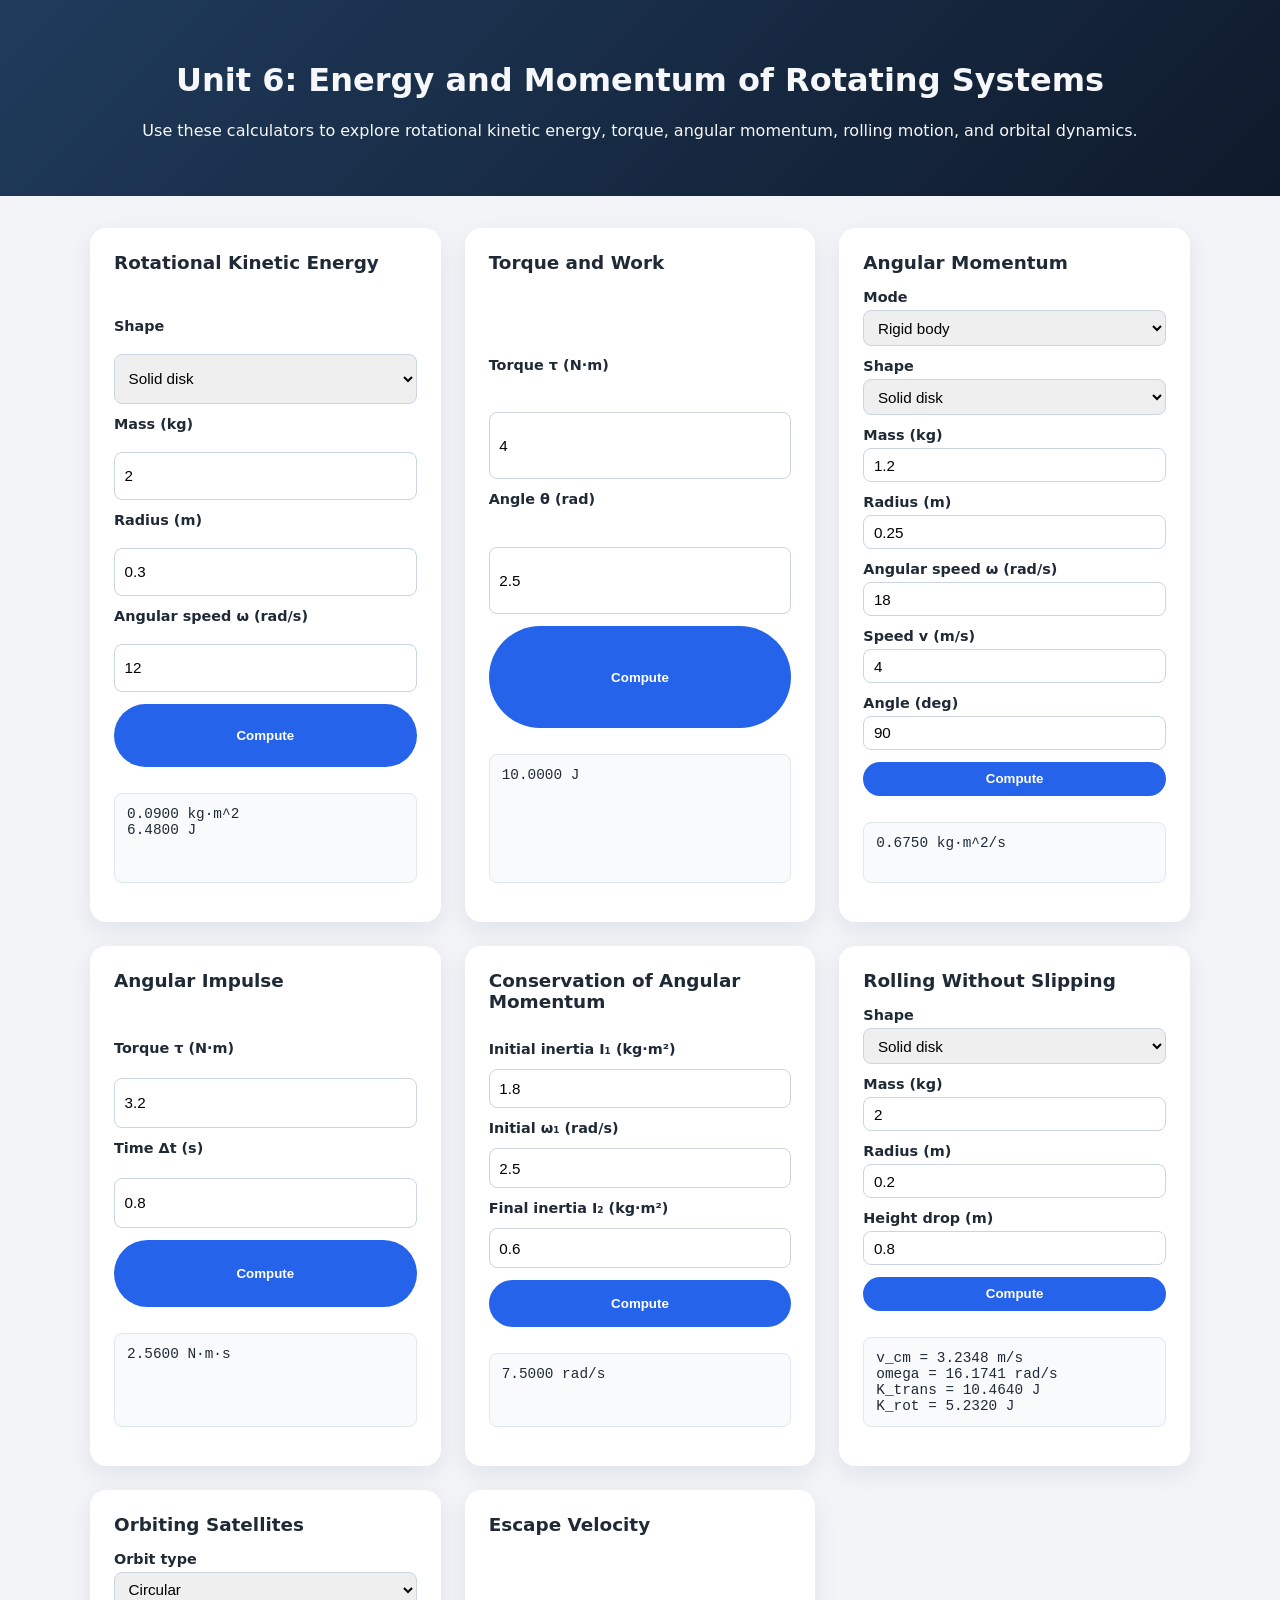
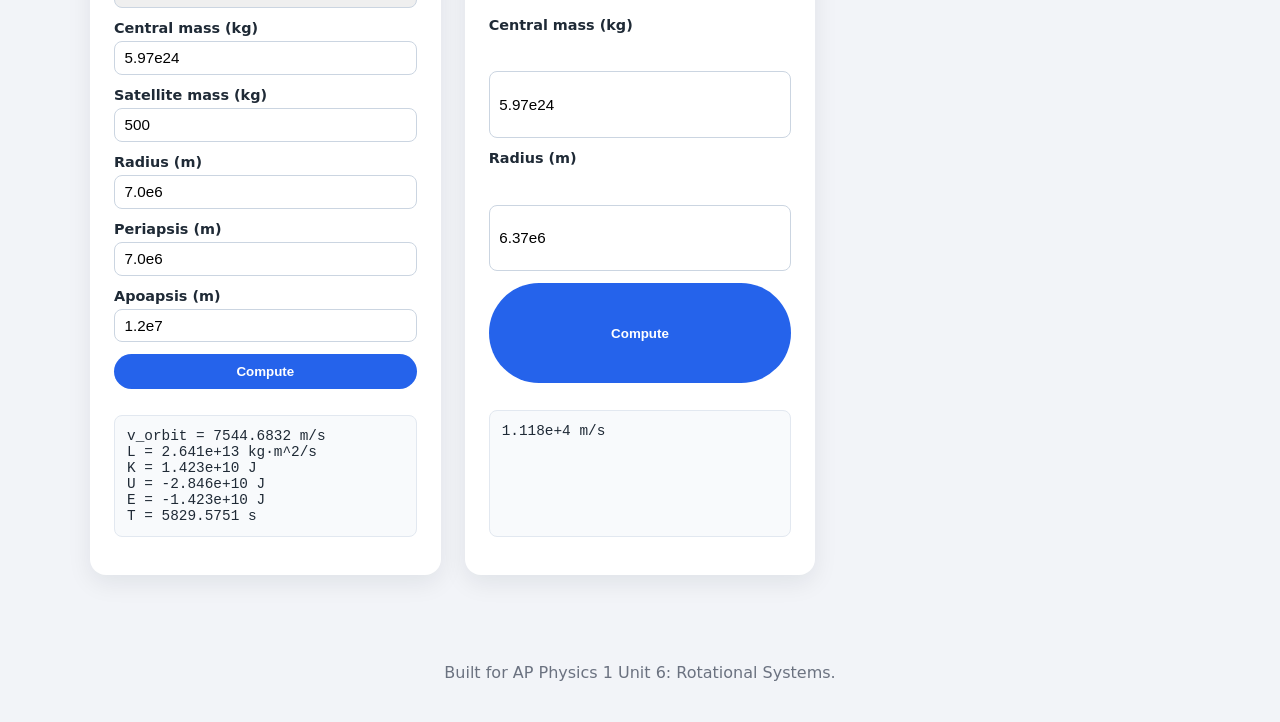
<file: unit6_rotational_web/index.html>
<!DOCTYPE html>
<html lang="en">
  <head>
    <meta charset="UTF-8" />
    <meta name="viewport" content="width=device-width, initial-scale=1" />
    <title>Unit 6 Rotational Systems Lab</title>
    <link rel="stylesheet" href="styles.css" />
  </head>
  <body>
    <!-- Unit 6 header section -->
    <header class="hero">
      <h1>Unit 6: Energy and Momentum of Rotating Systems</h1>
      <p>
        Use these calculators to explore rotational kinetic energy, torque, angular
        momentum, rolling motion, and orbital dynamics.
      </p>
    </header>

    <!-- Calculator cards start here -->
    <main>
      <section class="card">
        <h2>Rotational Kinetic Energy</h2>
        <label>
          Shape
          <select id="re-shape">
            <option value="disk">Solid disk</option>
            <option value="ring">Hoop</option>
            <option value="sphere">Solid sphere</option>
          </select>
        </label>
        <label>Mass (kg) <input id="re-mass" type="number" step="any" value="2" /></label>
        <label>Radius (m) <input id="re-radius" type="number" step="any" value="0.3" /></label>
        <label>Angular speed ω (rad/s) <input id="re-omega" type="number" step="any" value="12" /></label>
        <button data-action="rot-energy">Compute</button>
        <pre id="re-output" class="output"></pre>
      </section>

      <section class="card">
        <h2>Torque and Work</h2>
        <label>Torque τ (N·m) <input id="tw-torque" type="number" step="any" value="4" /></label>
        <label>Angle θ (rad) <input id="tw-angle" type="number" step="any" value="2.5" /></label>
        <button data-action="torque-work">Compute</button>
        <pre id="tw-output" class="output"></pre>
      </section>

      <section class="card">
        <h2>Angular Momentum</h2>
        <label>
          Mode
          <select id="am-mode">
            <option value="rigid">Rigid body</option>
            <option value="particle">Particle</option>
          </select>
        </label>
        <label>
          Shape
          <select id="am-shape">
            <option value="disk">Solid disk</option>
            <option value="ring">Hoop</option>
            <option value="sphere">Solid sphere</option>
          </select>
        </label>
        <label>Mass (kg) <input id="am-mass" type="number" step="any" value="1.2" /></label>
        <label>Radius (m) <input id="am-radius" type="number" step="any" value="0.25" /></label>
        <label>Angular speed ω (rad/s) <input id="am-omega" type="number" step="any" value="18" /></label>
        <label>Speed v (m/s) <input id="am-speed" type="number" step="any" value="4" /></label>
        <label>Angle (deg) <input id="am-angle" type="number" step="any" value="90" /></label>
        <button data-action="angular-momentum">Compute</button>
        <pre id="am-output" class="output"></pre>
      </section>

      <section class="card">
        <h2>Angular Impulse</h2>
        <label>Torque τ (N·m) <input id="ai-torque" type="number" step="any" value="3.2" /></label>
        <label>Time Δt (s) <input id="ai-time" type="number" step="any" value="0.8" /></label>
        <button data-action="angular-impulse">Compute</button>
        <pre id="ai-output" class="output"></pre>
      </section>

      <section class="card">
        <h2>Conservation of Angular Momentum</h2>
        <label>Initial inertia I₁ (kg·m²) <input id="co-i1" type="number" step="any" value="1.8" /></label>
        <label>Initial ω₁ (rad/s) <input id="co-omega1" type="number" step="any" value="2.5" /></label>
        <label>Final inertia I₂ (kg·m²) <input id="co-i2" type="number" step="any" value="0.6" /></label>
        <button data-action="conservation">Compute</button>
        <pre id="co-output" class="output"></pre>
      </section>

      <section class="card">
        <h2>Rolling Without Slipping</h2>
        <label>
          Shape
          <select id="ro-shape">
            <option value="disk">Solid disk</option>
            <option value="ring">Hoop</option>
            <option value="sphere">Solid sphere</option>
          </select>
        </label>
        <label>Mass (kg) <input id="ro-mass" type="number" step="any" value="2" /></label>
        <label>Radius (m) <input id="ro-radius" type="number" step="any" value="0.2" /></label>
        <label>Height drop (m) <input id="ro-height" type="number" step="any" value="0.8" /></label>
        <button data-action="rolling">Compute</button>
        <pre id="ro-output" class="output"></pre>
      </section>

      <section class="card">
        <h2>Orbiting Satellites</h2>
        <label>
          Orbit type
          <select id="or-type">
            <option value="circular">Circular</option>
            <option value="elliptical">Elliptical</option>
          </select>
        </label>
        <label>Central mass (kg) <input id="or-central" type="number" step="any" value="5.97e24" /></label>
        <label>Satellite mass (kg) <input id="or-sat" type="number" step="any" value="500" /></label>
        <label>Radius (m) <input id="or-radius" type="number" step="any" value="7.0e6" /></label>
        <label>Periapsis (m) <input id="or-peri" type="number" step="any" value="7.0e6" /></label>
        <label>Apoapsis (m) <input id="or-apo" type="number" step="any" value="1.2e7" /></label>
        <button data-action="orbit">Compute</button>
        <pre id="or-output" class="output"></pre>
      </section>

      <section class="card">
        <h2>Escape Velocity</h2>
        <label>Central mass (kg) <input id="es-central" type="number" step="any" value="5.97e24" /></label>
        <label>Radius (m) <input id="es-radius" type="number" step="any" value="6.37e6" /></label>
        <button data-action="escape">Compute</button>
        <pre id="es-output" class="output"></pre>
      </section>
    </main>

    <footer>
      <p>Built for AP Physics 1 Unit 6: Rotational Systems.</p>
    </footer>

    <script src="app.js"></script>
  </body>
</html>
</file>
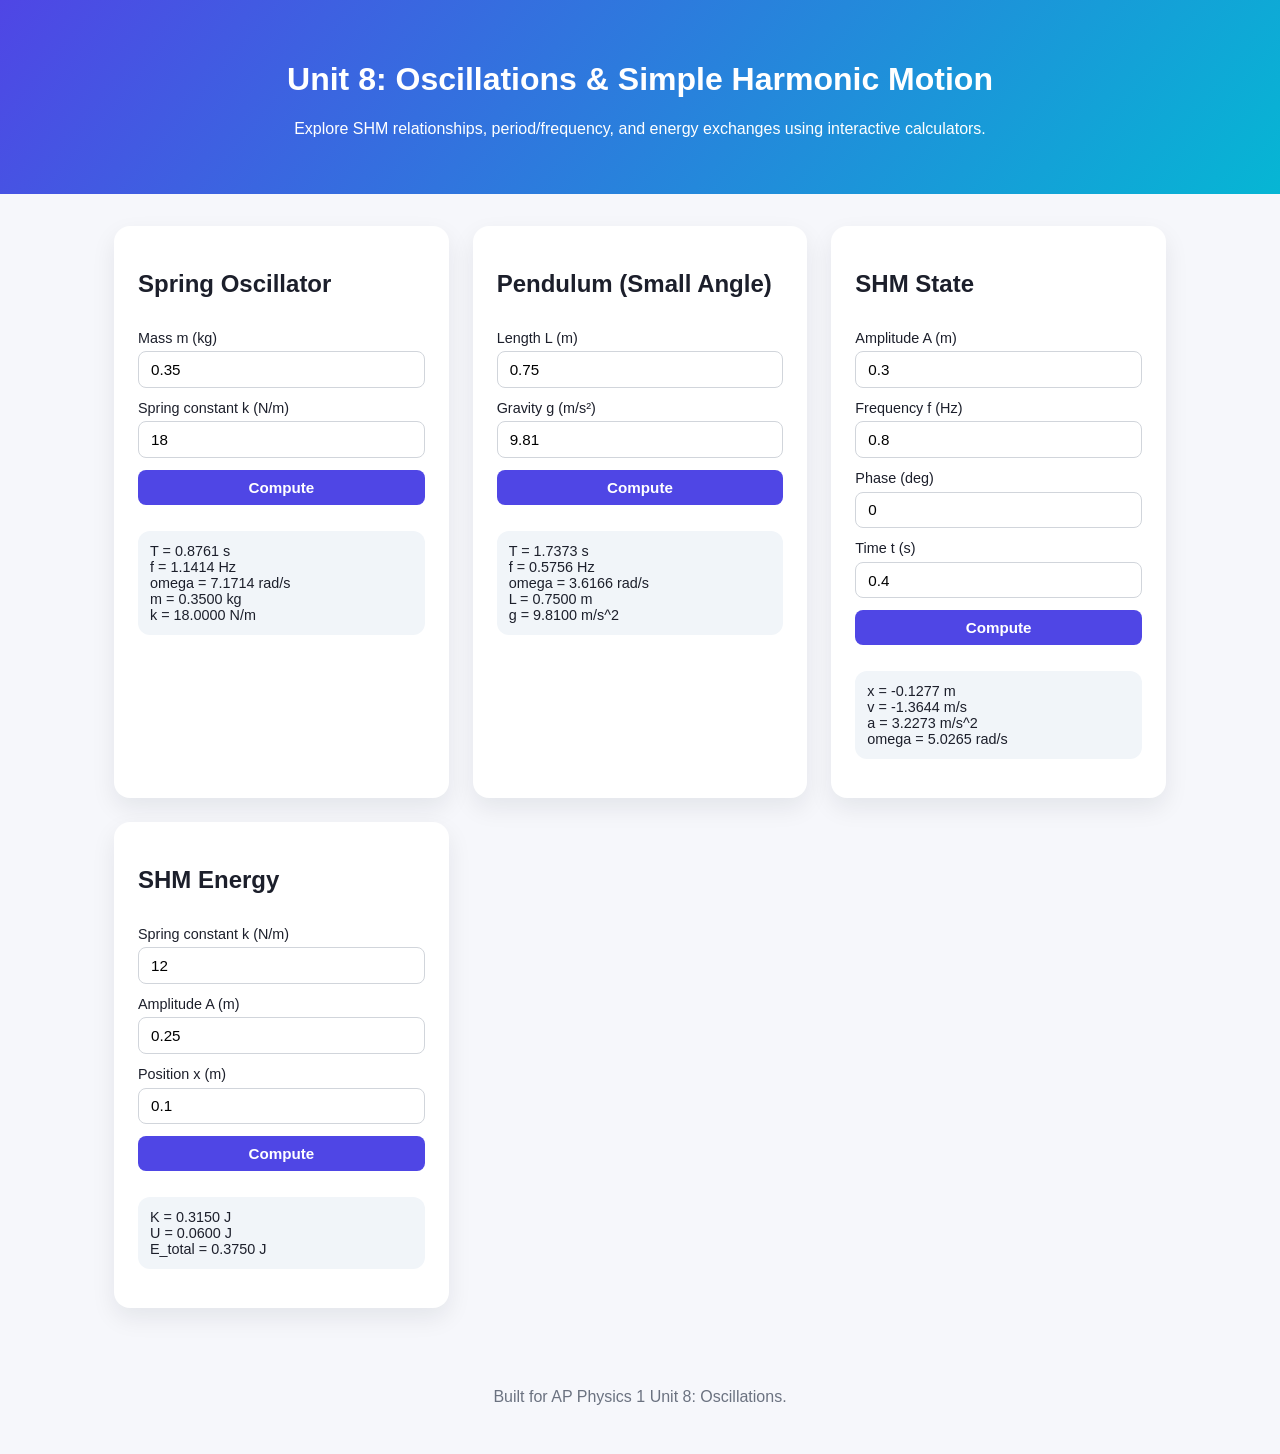
<file: unit8_oscillations_web/index.html>
<!DOCTYPE html>
<html lang="en">
  <head>
    <meta charset="UTF-8" />
    <meta name="viewport" content="width=device-width, initial-scale=1" />
    <title>Unit 8 Oscillations Lab</title>
    <link rel="stylesheet" href="styles.css" />
  </head>
  <body>
    <!-- Unit 8 header section -->
    <header class="hero">
      <h1>Unit 8: Oscillations &amp; Simple Harmonic Motion</h1>
      <p>
        Explore SHM relationships, period/frequency, and energy exchanges using
        interactive calculators.
      </p>
    </header>

    <!-- Calculator cards start here -->
    <main>
      <section class="card">
        <h2>Spring Oscillator</h2>
        <label>Mass m (kg) <input id="sp-mass" type="number" step="any" value="0.35" /></label>
        <label>Spring constant k (N/m) <input id="sp-k" type="number" step="any" value="18" /></label>
        <button data-action="spring">Compute</button>
        <pre id="sp-output" class="output"></pre>
      </section>

      <section class="card">
        <h2>Pendulum (Small Angle)</h2>
        <label>Length L (m) <input id="pe-length" type="number" step="any" value="0.75" /></label>
        <label>Gravity g (m/s²) <input id="pe-g" type="number" step="any" value="9.81" /></label>
        <button data-action="pendulum">Compute</button>
        <pre id="pe-output" class="output"></pre>
      </section>

      <section class="card">
        <h2>SHM State</h2>
        <label>Amplitude A (m) <input id="shm-amp" type="number" step="any" value="0.3" /></label>
        <label>Frequency f (Hz) <input id="shm-freq" type="number" step="any" value="0.8" /></label>
        <label>Phase (deg) <input id="shm-phase" type="number" step="any" value="0" /></label>
        <label>Time t (s) <input id="shm-time" type="number" step="any" value="0.4" /></label>
        <button data-action="shm-state">Compute</button>
        <pre id="shm-output" class="output"></pre>
      </section>

      <section class="card">
        <h2>SHM Energy</h2>
        <label>Spring constant k (N/m) <input id="en-k" type="number" step="any" value="12" /></label>
        <label>Amplitude A (m) <input id="en-amp" type="number" step="any" value="0.25" /></label>
        <label>Position x (m) <input id="en-x" type="number" step="any" value="0.1" /></label>
        <button data-action="energy">Compute</button>
        <pre id="en-output" class="output"></pre>
      </section>
    </main>

    <footer>
      <p>Built for AP Physics 1 Unit 8: Oscillations.</p>
    </footer>

    <script src="app.js"></script>
  </body>
</html>
</file>
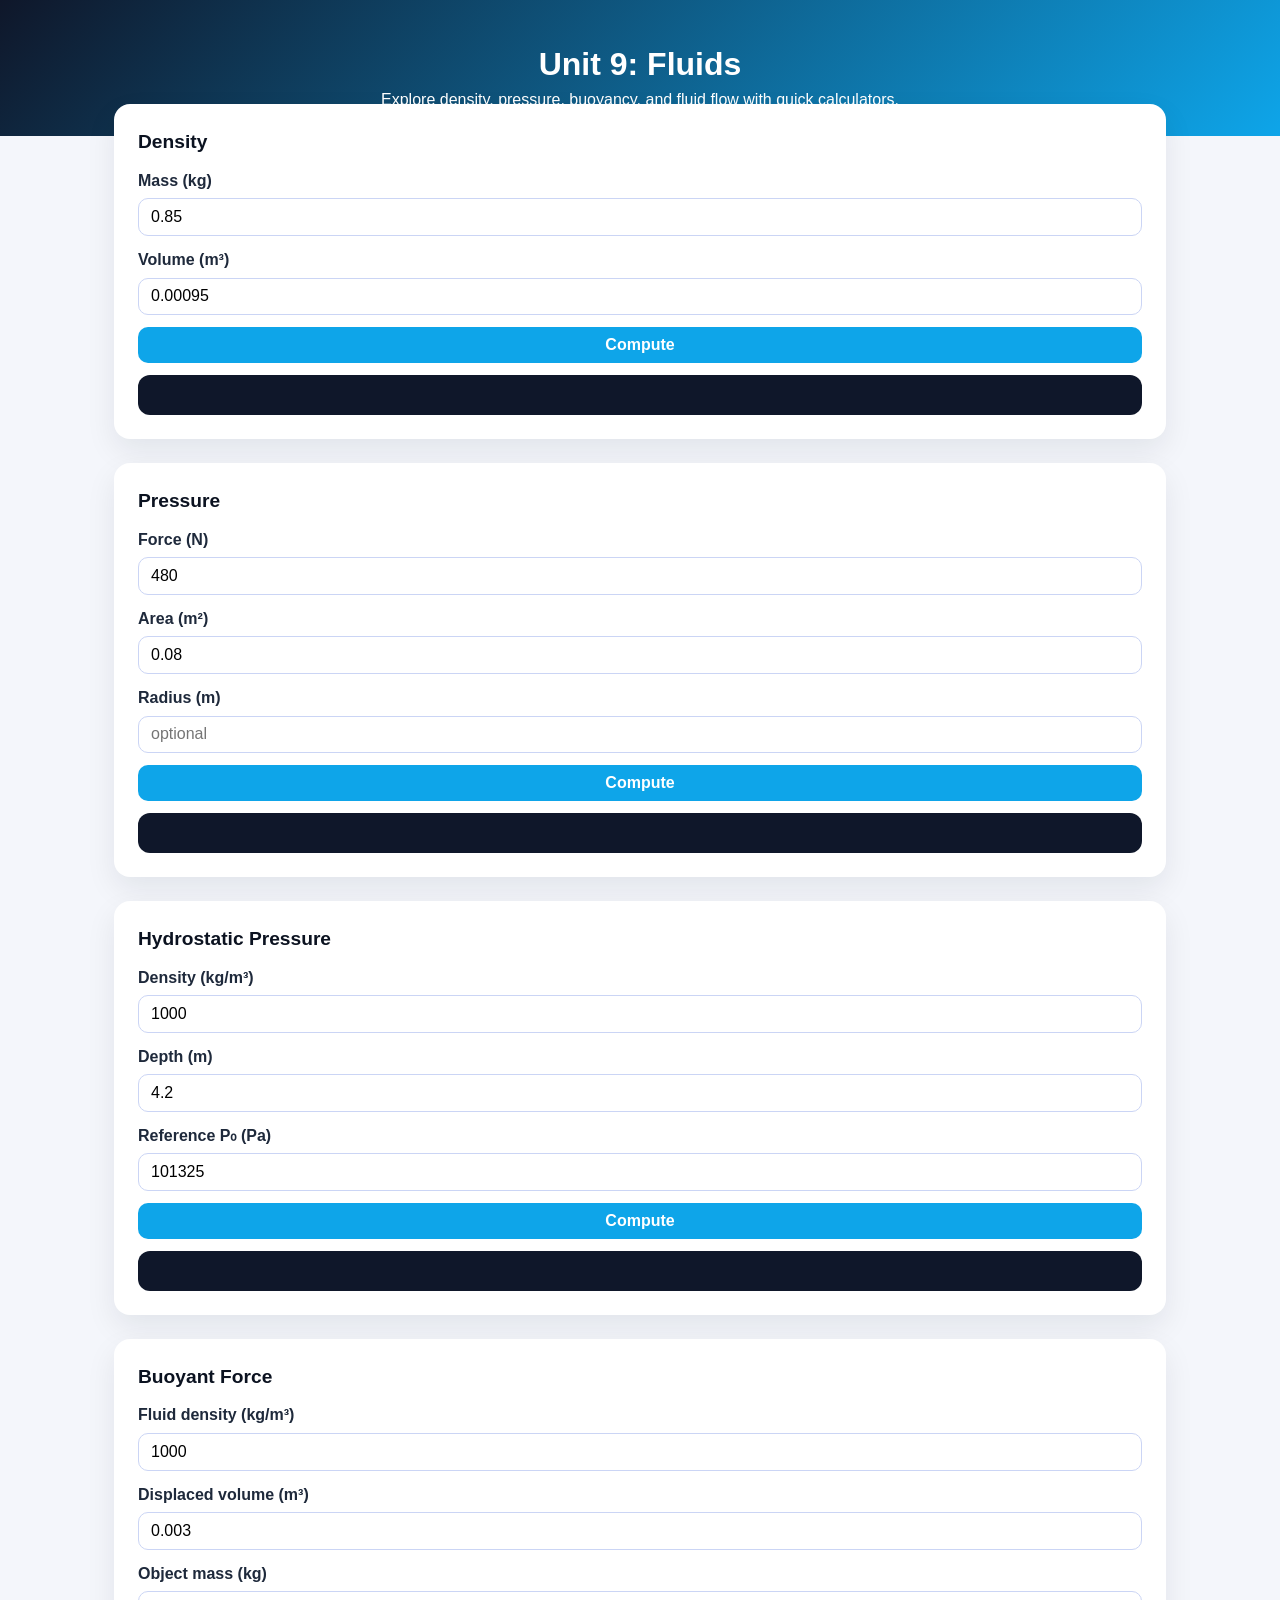
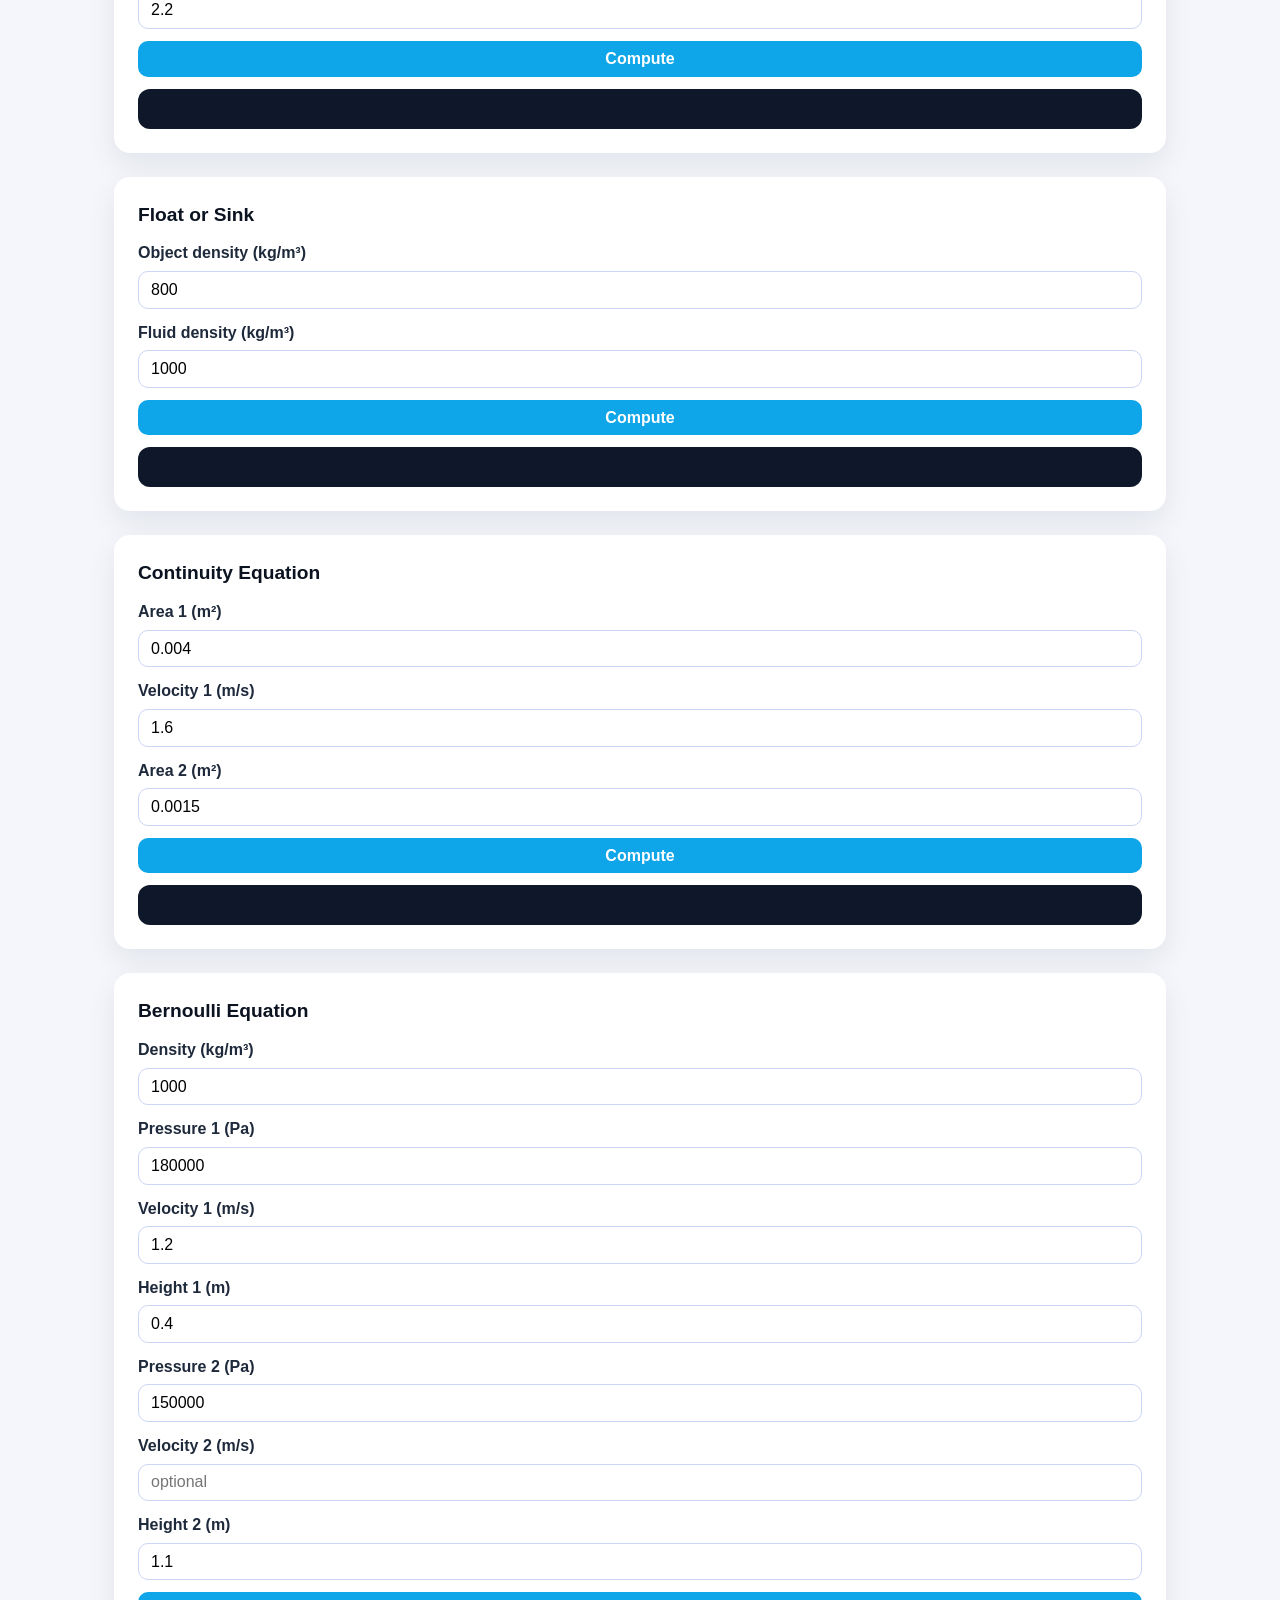
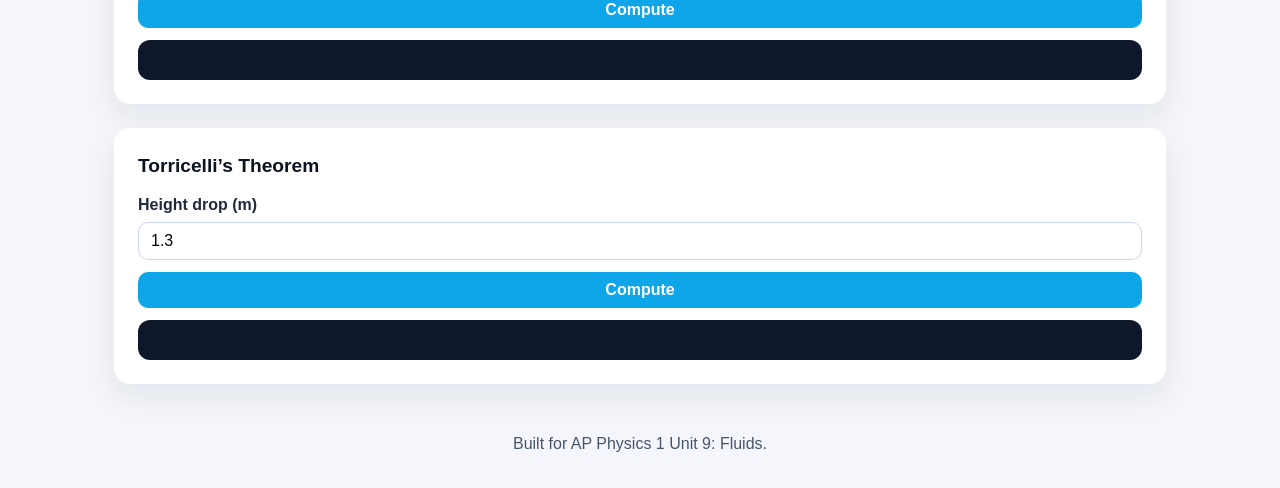
<file: unit9_fluids_web/index.html>
<!DOCTYPE html>
<html lang="en">
  <head>
    <meta charset="UTF-8" />
    <meta name="viewport" content="width=device-width, initial-scale=1" />
    <title>Unit 9 Fluids Lab</title>
    <link rel="stylesheet" href="styles.css" />
  </head>
  <body>
    <!-- Unit 9 header section -->
    <header class="hero">
      <h1>Unit 9: Fluids</h1>
      <p>Explore density, pressure, buoyancy, and fluid flow with quick calculators.</p>
    </header>

    <!-- Calculator cards start here -->
    <main>
      <section class="card">
        <h2>Density</h2>
        <label>Mass (kg) <input id="den-mass" type="number" step="any" value="0.85" /></label>
        <label>Volume (m³) <input id="den-volume" type="number" step="any" value="0.00095" /></label>
        <button data-action="density">Compute</button>
        <pre id="den-output" class="output"></pre>
      </section>

      <section class="card">
        <h2>Pressure</h2>
        <label>Force (N) <input id="pr-force" type="number" step="any" value="480" /></label>
        <label>Area (m²) <input id="pr-area" type="number" step="any" value="0.08" /></label>
        <label>Radius (m) <input id="pr-radius" type="number" step="any" placeholder="optional" /></label>
        <button data-action="pressure">Compute</button>
        <pre id="pr-output" class="output"></pre>
      </section>

      <section class="card">
        <h2>Hydrostatic Pressure</h2>
        <label>Density (kg/m³) <input id="hy-density" type="number" step="any" value="1000" /></label>
        <label>Depth (m) <input id="hy-depth" type="number" step="any" value="4.2" /></label>
        <label>Reference P₀ (Pa) <input id="hy-p0" type="number" step="any" value="101325" /></label>
        <button data-action="hydrostatic">Compute</button>
        <pre id="hy-output" class="output"></pre>
      </section>

      <section class="card">
        <h2>Buoyant Force</h2>
        <label>Fluid density (kg/m³) <input id="bu-density" type="number" step="any" value="1000" /></label>
        <label>Displaced volume (m³) <input id="bu-volume" type="number" step="any" value="0.003" /></label>
        <label>Object mass (kg) <input id="bu-mass" type="number" step="any" value="2.2" /></label>
        <button data-action="buoyant">Compute</button>
        <pre id="bu-output" class="output"></pre>
      </section>

      <section class="card">
        <h2>Float or Sink</h2>
        <label>Object density (kg/m³) <input id="fl-object" type="number" step="any" value="800" /></label>
        <label>Fluid density (kg/m³) <input id="fl-fluid" type="number" step="any" value="1000" /></label>
        <button data-action="float">Compute</button>
        <pre id="fl-output" class="output"></pre>
      </section>

      <section class="card">
        <h2>Continuity Equation</h2>
        <label>Area 1 (m²) <input id="co-area1" type="number" step="any" value="0.004" /></label>
        <label>Velocity 1 (m/s) <input id="co-velocity1" type="number" step="any" value="1.6" /></label>
        <label>Area 2 (m²) <input id="co-area2" type="number" step="any" value="0.0015" /></label>
        <button data-action="continuity">Compute</button>
        <pre id="co-output" class="output"></pre>
      </section>

      <section class="card">
        <h2>Bernoulli Equation</h2>
        <label>Density (kg/m³) <input id="be-density" type="number" step="any" value="1000" /></label>
        <label>Pressure 1 (Pa) <input id="be-p1" type="number" step="any" value="180000" /></label>
        <label>Velocity 1 (m/s) <input id="be-v1" type="number" step="any" value="1.2" /></label>
        <label>Height 1 (m) <input id="be-h1" type="number" step="any" value="0.4" /></label>
        <label>Pressure 2 (Pa) <input id="be-p2" type="number" step="any" value="150000" /></label>
        <label>Velocity 2 (m/s) <input id="be-v2" type="number" step="any" placeholder="optional" /></label>
        <label>Height 2 (m) <input id="be-h2" type="number" step="any" value="1.1" /></label>
        <button data-action="bernoulli">Compute</button>
        <pre id="be-output" class="output"></pre>
      </section>

      <section class="card">
        <h2>Torricelli’s Theorem</h2>
        <label>Height drop (m) <input id="to-height" type="number" step="any" value="1.3" /></label>
        <button data-action="torricelli">Compute</button>
        <pre id="to-output" class="output"></pre>
      </section>
    </main>

    <footer>
      <p>Built for AP Physics 1 Unit 9: Fluids.</p>
    </footer>

    <script src="app.js"></script>
  </body>
</html>
</file>
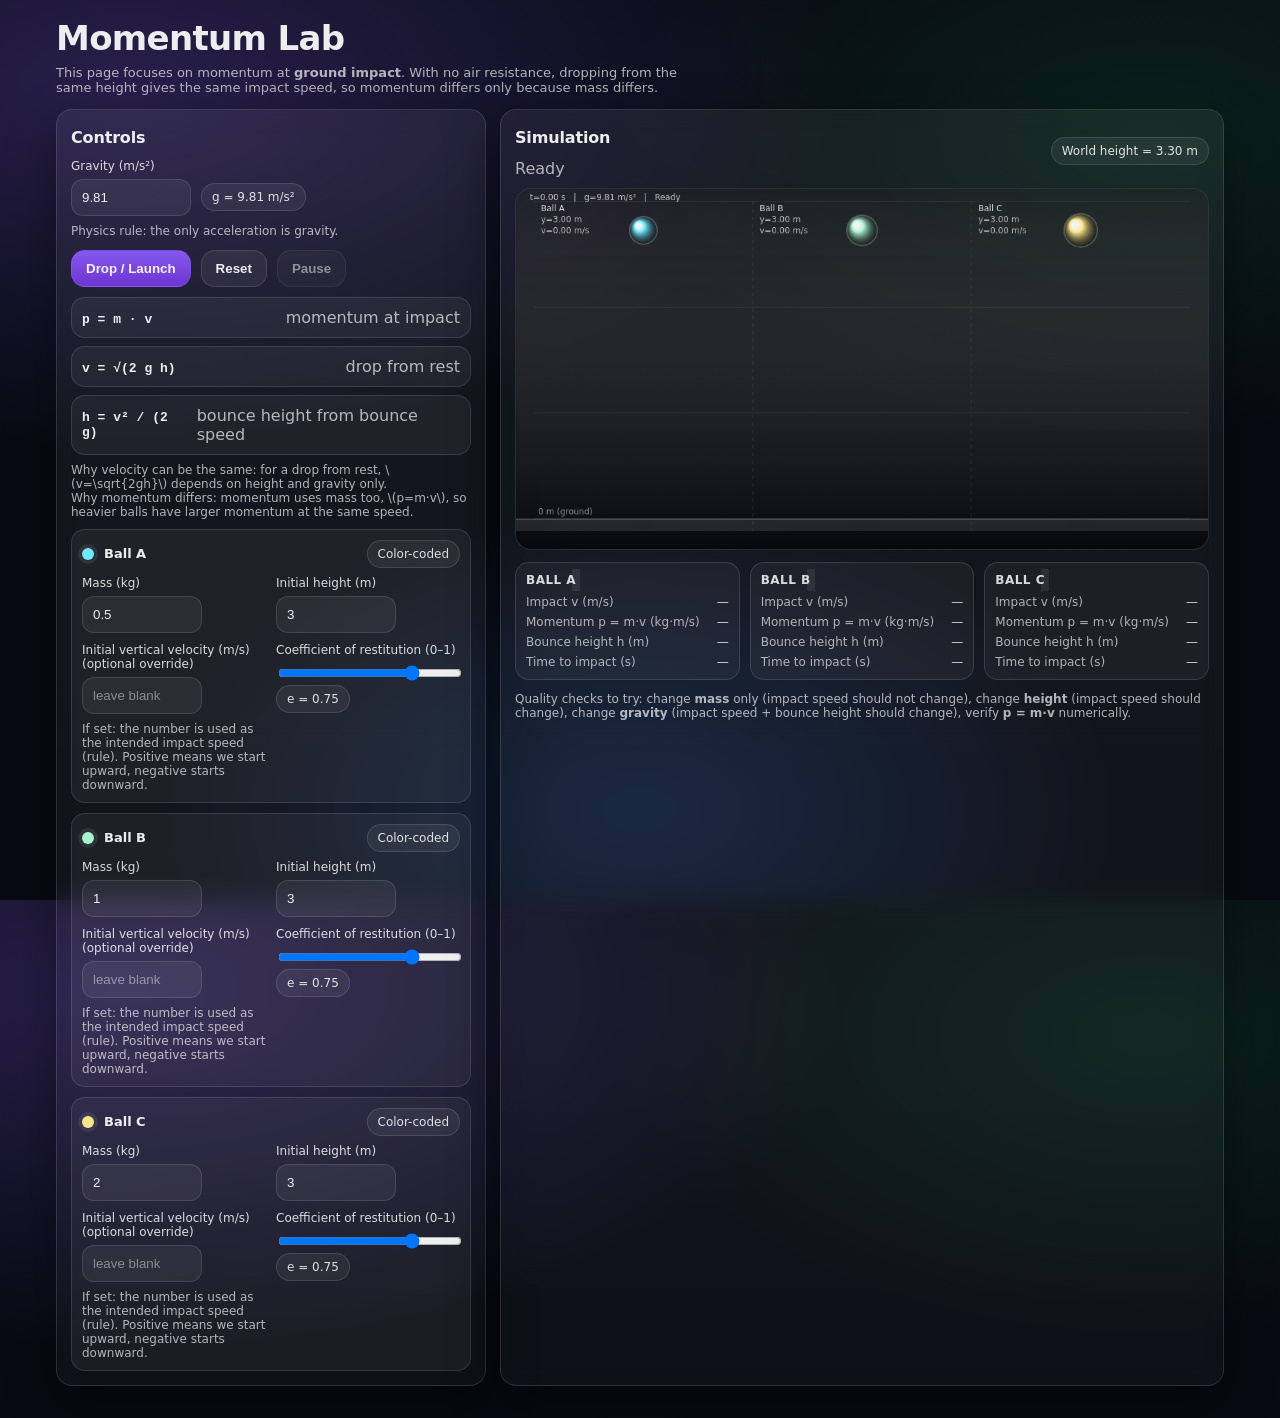
<file: Asfar1/index1.html>
<!doctype html>
<html lang="en">
  <head>
    <meta charset="UTF-8" />
    <meta name="viewport" content="width=device-width,initial-scale=1" />
    <title>Momentum Lab — p = m · v</title>
    <style>
      :root {
        --bg: #070a12;
        --panel: rgba(255, 255, 255, 0.06);
        --panel2: rgba(255, 255, 255, 0.08);
        --text: rgba(255, 255, 255, 0.92);
        --muted: rgba(255, 255, 255, 0.68);
        --border: rgba(255, 255, 255, 0.12);
        --shadow: rgba(0, 0, 0, 0.4);
        --danger: #fb7185;
      }

      * {
        box-sizing: border-box;
      }

      html,
      body {
        height: 100%;
      }

      body {
        margin: 0;
        font-family:
          ui-sans-serif,
          system-ui,
          -apple-system,
          Segoe UI,
          Roboto,
          Helvetica,
          Arial;
        color: var(--text);
        background:
          radial-gradient(1200px 600px at 10% 10%, rgba(139, 92, 246, 0.25), transparent 60%),
          radial-gradient(900px 500px at 90% 15%, rgba(34, 197, 94, 0.12), transparent 60%),
          radial-gradient(800px 500px at 50% 90%, rgba(59, 130, 246, 0.18), transparent 60%),
          var(--bg);
      }

      .page {
        max-width: 1200px;
        margin: 0 auto;
        padding: 20px 16px 32px;
      }

      header {
        display: flex;
        flex-wrap: wrap;
        align-items: flex-end;
        justify-content: space-between;
        gap: 12px;
        margin-bottom: 14px;
      }

      h1 {
        margin: 0;
        font-size: 34px;
        letter-spacing: -0.02em;
        line-height: 1.08;
      }

      .sub {
        margin: 8px 0 0;
        color: var(--muted);
        max-width: 78ch;
        font-size: 13px;
      }

      .grid {
        display: grid;
        grid-template-columns: 430px 1fr;
        gap: 14px;
      }

      .card {
        background: linear-gradient(180deg, var(--panel), rgba(255, 255, 255, 0.03));
        border: 1px solid var(--border);
        border-radius: 16px;
        box-shadow: 0 18px 50px var(--shadow);
        padding: 14px;
        backdrop-filter: blur(12px);
      }

      h2 {
        margin: 4px 0 12px;
        font-size: 16px;
        letter-spacing: -0.01em;
      }

      .muted {
        color: var(--muted);
      }

      .equations {
        display: grid;
        grid-template-columns: 1fr;
        gap: 8px;
        margin: 10px 0 0;
      }

      .eqBox {
        border: 1px solid var(--border);
        border-radius: 14px;
        background: rgba(255, 255, 255, 0.05);
        padding: 10px 10px;
        display: flex;
        align-items: baseline;
        justify-content: space-between;
        gap: 10px;
      }

      .eqBox code {
        font-family:
          ui-monospace,
          SFMono-Regular,
          Menlo,
          Monaco,
          Consolas,
          "Liberation Mono",
          "Courier New",
          monospace;
        font-size: 13px;
        color: rgba(255, 255, 255, 0.92);
        font-weight: 700;
      }

      .controls {
        display: grid;
        gap: 12px;
      }

      .row {
        display: flex;
        align-items: center;
        gap: 10px;
        flex-wrap: wrap;
      }

      label {
        display: block;
        font-size: 12px;
        color: rgba(255, 255, 255, 0.84);
        margin-bottom: 6px;
      }

      input[type="number"] {
        width: 120px;
        padding: 10px 10px;
        border-radius: 12px;
        border: 1px solid var(--border);
        background: rgba(255, 255, 255, 0.06);
        color: var(--text);
        outline: none;
      }

      input[type="number"]::placeholder {
        color: rgba(255, 255, 255, 0.45);
      }

      input[type="number"]:focus {
        border-color: rgba(139, 92, 246, 0.6);
        box-shadow: 0 0 0 4px rgba(139, 92, 246, 0.18);
      }

      input[type="range"] {
        width: 100%;
      }

      .pill {
        padding: 6px 10px;
        border: 1px solid var(--border);
        border-radius: 999px;
        background: rgba(255, 255, 255, 0.06);
        font-size: 12px;
        color: rgba(255, 255, 255, 0.85);
      }

      .btn {
        border: 1px solid var(--border);
        background: rgba(255, 255, 255, 0.06);
        color: var(--text);
        border-radius: 14px;
        padding: 10px 14px;
        font-weight: 700;
        cursor: pointer;
        transition: transform 0.08s ease, background 0.15s ease, border-color 0.15s ease,
          opacity 0.15s ease;
      }

      .btn:hover {
        transform: translateY(-1px);
        background: rgba(255, 255, 255, 0.09);
      }

      .btn.primary {
        background: linear-gradient(180deg, rgba(139, 92, 246, 0.95), rgba(124, 58, 237, 0.85));
        border-color: rgba(139, 92, 246, 0.5);
      }

      .btn:disabled {
        opacity: 0.55;
        cursor: not-allowed;
      }

      .balls {
        display: grid;
        gap: 10px;
        margin-top: 10px;
      }

      .ballCard {
        border: 1px solid var(--border);
        border-radius: 14px;
        background: rgba(255, 255, 255, 0.05);
        padding: 10px;
      }

      .ballHeader {
        display: flex;
        align-items: center;
        justify-content: space-between;
        gap: 10px;
        margin-bottom: 8px;
      }

      .ballTitle {
        display: flex;
        align-items: center;
        gap: 10px;
        font-weight: 800;
        font-size: 13px;
      }

      .dot {
        width: 12px;
        height: 12px;
        border-radius: 999px;
        background: var(--swatch);
        box-shadow: 0 0 0 4px rgba(255, 255, 255, 0.08);
      }

      .ballGrid {
        display: grid;
        grid-template-columns: repeat(2, minmax(0, 1fr));
        gap: 10px;
      }

      .hint {
        margin: 8px 0 0;
        font-size: 12px;
        color: var(--muted);
      }

      .danger {
        color: rgba(255, 255, 255, 0.92);
        background: rgba(251, 113, 133, 0.12);
        border: 1px solid rgba(251, 113, 133, 0.35);
        border-radius: 14px;
        padding: 10px;
        font-size: 12px;
        margin-top: 10px;
        display: none;
      }

      .rightTop {
        display: flex;
        align-items: center;
        justify-content: space-between;
        gap: 12px;
        flex-wrap: wrap;
      }

      .canvasWrap {
        margin-top: 10px;
        border-radius: 16px;
        overflow: hidden;
        border: 1px solid var(--border);
        background: rgba(0, 0, 0, 0.35);
      }

      canvas {
        display: block;
        width: 100%;
        height: auto;
      }

      .resultsGrid {
        display: grid;
        grid-template-columns: repeat(3, minmax(0, 1fr));
        gap: 10px;
        margin-top: 12px;
      }

      .resultCard {
        border: 1px solid var(--border);
        border-radius: 14px;
        background: rgba(255, 255, 255, 0.045);
        padding: 10px;
      }

      .resultCard h3 {
        margin: 0 0 8px;
        font-size: 12px;
        text-transform: uppercase;
        letter-spacing: 0.04em;
        color: rgba(255, 255, 255, 0.84);
      }

      .kv {
        display: grid;
        grid-template-columns: 1fr auto;
        gap: 6px 10px;
        font-size: 12px;
        color: rgba(255, 255, 255, 0.82);
      }

      .kv .k {
        color: rgba(255, 255, 255, 0.66);
      }

      .footer {
        margin-top: 12px;
        color: var(--muted);
        font-size: 12px;
      }

      @media (max-width: 980px) {
        .grid {
          grid-template-columns: 1fr;
        }
        .resultsGrid {
          grid-template-columns: 1fr;
        }
        .ballGrid {
          grid-template-columns: 1fr;
        }
      }
    </style>
  </head>
  <body>
    <div class="page">
      <header>
        <div>
          <h1>Momentum Lab</h1>
          <p class="sub">
            This page focuses on momentum at <strong>ground impact</strong>.
            <span class="muted">
              With no air resistance, dropping from the same height gives the same impact speed, so
              momentum differs only because mass differs.
            </span>
          </p>
        </div>
      </header>

      <main class="grid">
        <section class="card">
          <h2>Controls</h2>

          <div class="controls">
            <div>
              <label for="gravity">Gravity (m/s²)</label>
              <div class="row">
                <input id="gravity" type="number" min="0.1" max="30" step="0.01" />
                <span class="pill" id="gravityPill"></span>
              </div>
              <p class="hint">Physics rule: the only acceleration is gravity.</p>
            </div>

            <div class="row">
              <button id="launchBtn" class="btn primary" type="button">Drop / Launch</button>
              <button id="resetBtn" class="btn" type="button">Reset</button>
              <button id="pauseBtn" class="btn" type="button">Pause</button>
            </div>
          </div>

          <div class="equations">
            <div class="eqBox">
              <code>p = m · v</code>
              <span class="muted">momentum at impact</span>
            </div>
            <div class="eqBox">
              <code>v = √(2 g h)</code>
              <span class="muted">drop from rest</span>
            </div>
            <div class="eqBox">
              <code>h = v² / (2 g)</code>
              <span class="muted">bounce height from bounce speed</span>
            </div>
          </div>

          <p class="hint">
            Why velocity can be the same: for a drop from rest, \(v=\sqrt{2gh}\) depends on height and
            gravity only.
            <br />
            Why momentum differs: momentum uses mass too, \(p=m·v\), so heavier balls have larger
            momentum at the same speed.
          </p>

          <div class="balls" id="ballControls"></div>

          <div class="danger" id="errorBox"></div>
        </section>

        <section class="card">
          <div class="rightTop">
            <div>
              <h2>Simulation</h2>
              <div class="muted" id="statusText"></div>
            </div>
            <div class="row">
              <span class="pill" id="worldScalePill"></span>
            </div>
          </div>

          <div class="canvasWrap">
            <canvas id="c" width="1000" height="520" aria-label="Momentum simulation canvas"></canvas>
          </div>

          <div class="resultsGrid" id="results"></div>

          <div class="footer">
            Quality checks to try: change <strong>mass</strong> only (impact speed should not change),
            change <strong>height</strong> (impact speed should change), change <strong>gravity</strong>
            (impact speed + bounce height should change), verify <strong>p = m·v</strong> numerically.
          </div>
        </section>
      </main>
    </div>

    <script>
      /**
       * Momentum Lab — physics rules implemented exactly as requested.
       *
       * Coordinate choice:
       * - y is HEIGHT above ground in meters (y >= 0).
       * - v is vertical velocity in m/s (positive upward, negative downward).
       * - acceleration is always a = -g (gravity only).
       *
       * Impact:
       * - When y reaches 0, impact speed is |v_impact|.
       * - Momentum magnitude at impact: p = m · |v_impact|.
       *
       * Bounce:
       * - Bounce speed: v_bounce = restitution · |v_impact|.
       * - Bounce height derived from physics: h_bounce = v_bounce² / (2g).
       *
       * Drop vs optional velocity override rule:
       * - If the velocity override is NOT set: impact speed uses v = √(2gh) (drop from rest).
       * - If the velocity override IS set: we treat that number as the intended IMPACT speed,
       *   and we compute the required initial velocity at the starting height that makes the ball
       *   hit the ground with exactly that impact speed under gravity-only motion.
       *   This uses the physics identity: v_impact² = v0² + 2gh.
       *
       *   IMPORTANT: This means the height is NOT used to compute the impact speed (the user sets it),
       *   but height is still used to compute the initial velocity needed to satisfy gravity-only physics.
       *   If the requested impact speed is too small for the chosen height (v^2 < 2gh), it's physically
       *   impossible, so we show an error and prevent launching until fixed.
       */

      function clamp(n, a, b) {
        return Math.min(b, Math.max(a, n));
      }

      function isFiniteNumber(x) {
        return typeof x === "number" && Number.isFinite(x);
      }

      function fmt(n, digits = 3) {
        if (!Number.isFinite(n)) return "—";
        return n.toFixed(digits);
      }

      function qs(sel) {
        return document.querySelector(sel);
      }

      function el(tag, attrs = {}, children = []) {
        const node = document.createElement(tag);
        for (const [k, v] of Object.entries(attrs)) {
          if (k === "class") node.className = v;
          else if (k === "style") node.setAttribute("style", v);
          else if (k.startsWith("on") && typeof v === "function") node.addEventListener(k.slice(2), v);
          else node.setAttribute(k, v);
        }
        for (const c of children) node.appendChild(typeof c === "string" ? document.createTextNode(c) : c);
        return node;
      }

      const COLORS = ["#6ee7ff", "#a7f3d0", "#fde68a"];
      const NAMES = ["Ball A", "Ball B", "Ball C"];

      const dom = {
        gravity: /** @type {HTMLInputElement} */ (qs("#gravity")),
        gravityPill: qs("#gravityPill"),
        launchBtn: /** @type {HTMLButtonElement} */ (qs("#launchBtn")),
        resetBtn: /** @type {HTMLButtonElement} */ (qs("#resetBtn")),
        pauseBtn: /** @type {HTMLButtonElement} */ (qs("#pauseBtn")),
        ballControls: qs("#ballControls"),
        errorBox: qs("#errorBox"),
        statusText: qs("#statusText"),
        worldScalePill: qs("#worldScalePill"),
        results: qs("#results"),
        canvas: /** @type {HTMLCanvasElement} */ (qs("#c")),
      };

      /**
       * UI state (editable).
       * Derived values are computed strictly from equations, never hand-tuned.
       */
      const ui = {
        g: 9.81,
        balls: [
          { m: 0.5, h0: 3.0, vOverride: null, e: 0.75 },
          { m: 1.0, h0: 3.0, vOverride: null, e: 0.75 },
          { m: 2.0, h0: 3.0, vOverride: null, e: 0.75 },
        ],
      };

      /**
       * Simulation state (changes during animation).
       * Each ball simulates gravity-only motion and bounces.
       */
      const sim = {
        running: false,
        paused: false,
        t: 0,
        lastTs: null,
        // worldHeightMeters determines pixels-per-meter; it is derived from chosen heights + bounce heights.
        worldHeightMeters: 5,
        balls: [],
      };

      function setError(message) {
        if (!message) {
          dom.errorBox.style.display = "none";
          dom.errorBox.textContent = "";
          return;
        }
        dom.errorBox.style.display = "block";
        dom.errorBox.textContent = message;
      }

      function setStatus(message) {
        dom.statusText.textContent = message;
      }

      function updateGravityUI() {
        dom.gravity.value = String(ui.g);
        dom.gravityPill.textContent = `g = ${fmt(ui.g, 2)} m/s²`;
      }

      function parseOptionalNumber(value) {
        const s = String(value ?? "").trim();
        if (s === "") return null;
        const n = Number(s);
        return Number.isFinite(n) ? n : null;
      }

      /**
       * Compute impact speed for a ball based on the rules.
       * Returns { ok, vImpact, v0, error }.
       */
      function computeImpactFromInputs(g, h0, vOverride) {
        // Drop from rest:
        if (vOverride == null) {
          const vImpact = Math.sqrt(2 * g * h0);
          const v0 = 0; // dropped from rest
          return { ok: true, vImpact, v0 };
        }

        // Override rule: use the override directly as intended impact speed (m/s).
        const vImpact = Math.abs(vOverride);
        // Physics constraint (gravity only): v_impact^2 = v0^2 + 2gh0
        const disc = vImpact * vImpact - 2 * g * h0;
        if (disc < -1e-12) {
          return {
            ok: false,
            error: `Velocity override is too small for height. Need |v| ≥ √(2gh) = ${fmt(
              Math.sqrt(2 * g * h0),
              3,
            )} m/s for h=${fmt(h0, 2)} m at g=${fmt(g, 2)}.`,
          };
        }

        const v0Mag = Math.sqrt(Math.max(0, disc));
        // Choose a physically consistent initial velocity direction:
        // If user typed a negative number, interpret that as "start downward" (v0 negative).
        // If user typed a positive number, interpret that as "start upward" (v0 positive).
        const v0 = vOverride < 0 ? -v0Mag : v0Mag;
        return { ok: true, vImpact, v0 };
      }

      function computeBounceHeight(g, restitution, vImpact) {
        const vBounce = restitution * vImpact; // speed (m/s)
        const hBounce = (vBounce * vBounce) / (2 * g);
        return { vBounce, hBounce };
      }

      function computeWorldHeightMeters() {
        // World height must cover the maximum of initial heights and first bounce heights.
        // This is not arbitrary scaling: it's derived from computed values so that pixels map linearly to meters.
        let maxH = 0.5;
        for (let i = 0; i < 3; i += 1) {
          const { h0, e, vOverride } = ui.balls[i];
          const g = ui.g;
          const impact = computeImpactFromInputs(g, h0, vOverride);
          if (!impact.ok) {
            maxH = Math.max(maxH, h0);
            continue;
          }
          const bounce = computeBounceHeight(g, e, impact.vImpact);
          maxH = Math.max(maxH, h0, bounce.hBounce);
        }
        // Add a small derived margin (10%) to prevent clipping at the top.
        return maxH * 1.1;
      }

      function rebuildResultsCards() {
        dom.results.innerHTML = "";
        for (let i = 0; i < 3; i += 1) {
          dom.results.appendChild(
            el(
              "div",
              { class: "resultCard", id: `result-${i}` },
              [
                el("h3", {}, [
                  `${NAMES[i]} `,
                  el("span", { class: "dot", style: `--swatch:${COLORS[i]};vertical-align:middle` }),
                ]),
                el("div", { class: "kv" }, [
                  el("div", { class: "k" }, ["Impact v (m/s)"]),
                  el("div", { id: `impactV-${i}` }, ["—"]),
                  el("div", { class: "k" }, ["Momentum p = m·v (kg·m/s)"]),
                  el("div", { id: `impactP-${i}` }, ["—"]),
                  el("div", { class: "k" }, ["Bounce height h (m)"]),
                  el("div", { id: `bounceH-${i}` }, ["—"]),
                  el("div", { class: "k" }, ["Time to impact (s)"]),
                  el("div", { id: `impactT-${i}` }, ["—"]),
                ]),
              ],
            ),
          );
        }
      }

      function setResult(i, data) {
        const vEl = qs(`#impactV-${i}`);
        const pEl = qs(`#impactP-${i}`);
        const hEl = qs(`#bounceH-${i}`);
        const tEl = qs(`#impactT-${i}`);
        if (!vEl || !pEl || !hEl || !tEl) return;
        vEl.textContent = data?.vImpact != null ? fmt(data.vImpact, 3) : "—";
        pEl.textContent = data?.p != null ? fmt(data.p, 3) : "—";
        hEl.textContent = data?.hBounce != null ? fmt(data.hBounce, 3) : "—";
        tEl.textContent = data?.tImpact != null ? fmt(data.tImpact, 3) : "—";
      }

      function buildBallControls() {
        dom.ballControls.innerHTML = "";

        for (let i = 0; i < 3; i += 1) {
          const card = el("div", { class: "ballCard" }, [
            el("div", { class: "ballHeader" }, [
              el("div", { class: "ballTitle" }, [
                el("span", { class: "dot", style: `--swatch:${COLORS[i]}` }),
                NAMES[i],
              ]),
              el("span", { class: "pill" }, [`Color-coded`]),
            ]),
            el("div", { class: "ballGrid" }, [
              el("div", {}, [
                el("label", { for: `m-${i}` }, ["Mass (kg)"]),
                el("input", { id: `m-${i}`, type: "number", min: "0.05", max: "50", step: "0.05" }),
              ]),
              el("div", {}, [
                el("label", { for: `h-${i}` }, ["Initial height (m)"]),
                el("input", { id: `h-${i}`, type: "number", min: "0", max: "20", step: "0.05" }),
              ]),
              el("div", {}, [
                el("label", { for: `v-${i}` }, ["Initial vertical velocity (m/s) (optional override)"]),
                el("input", {
                  id: `v-${i}`,
                  type: "number",
                  step: "0.05",
                  placeholder: "leave blank",
                }),
                el("div", { class: "hint" }, [
                  "If set: the number is used as the intended impact speed (rule). Positive means we start upward, negative starts downward.",
                ]),
              ]),
              el("div", {}, [
                el("label", { for: `e-${i}` }, ["Coefficient of restitution (0–1)"]),
                el("input", { id: `e-${i}`, type: "range", min: "0", max: "1", step: "0.01" }),
                el("div", { class: "row" }, [
                  el("span", { class: "pill", id: `eOut-${i}` }, ["—"]),
                ]),
              ]),
            ]),
          ]);

          dom.ballControls.appendChild(card);
        }
      }

      function syncControlsFromState() {
        updateGravityUI();
        for (let i = 0; i < 3; i += 1) {
          qs(`#m-${i}`).value = String(ui.balls[i].m);
          qs(`#h-${i}`).value = String(ui.balls[i].h0);
          qs(`#v-${i}`).value = ui.balls[i].vOverride == null ? "" : String(ui.balls[i].vOverride);
          qs(`#e-${i}`).value = String(ui.balls[i].e);
          qs(`#eOut-${i}`).textContent = `e = ${fmt(ui.balls[i].e, 2)}`;
        }
      }

      function stopSim() {
        sim.running = false;
        sim.paused = false;
        sim.t = 0;
        sim.lastTs = null;
        setStatus("Ready");
        dom.pauseBtn.textContent = "Pause";
        dom.launchBtn.disabled = false;
        dom.pauseBtn.disabled = true;
      }

      function resetAll() {
        stopSim();
        setError("");
        for (let i = 0; i < 3; i += 1) setResult(i, null);
        draw(); // draw still frame
      }

      function validateAllInputs() {
        const g = ui.g;
        if (!(g > 0)) return { ok: false, error: "Gravity must be > 0." };
        for (let i = 0; i < 3; i += 1) {
          const b = ui.balls[i];
          if (!(b.m > 0)) return { ok: false, error: `${NAMES[i]} mass must be > 0.` };
          if (!(b.h0 >= 0)) return { ok: false, error: `${NAMES[i]} height must be ≥ 0.` };
          if (!(b.e >= 0 && b.e <= 1)) return { ok: false, error: `${NAMES[i]} restitution must be 0–1.` };
          const impact = computeImpactFromInputs(g, b.h0, b.vOverride);
          if (!impact.ok) return { ok: false, error: `${NAMES[i]}: ${impact.error}` };
        }
        return { ok: true };
      }

      function buildSimFromUI() {
        sim.t = 0;
        sim.lastTs = null;
        sim.worldHeightMeters = computeWorldHeightMeters();
        dom.worldScalePill.textContent = `World height = ${fmt(sim.worldHeightMeters, 2)} m`;

        sim.balls = ui.balls.map((b, i) => {
          const impact = computeImpactFromInputs(ui.g, b.h0, b.vOverride);
          const { vBounce, hBounce } = computeBounceHeight(ui.g, b.e, impact.vImpact);

          return {
            name: NAMES[i],
            color: COLORS[i],
            m: b.m,
            e: b.e,
            // Initial conditions:
            y: b.h0,
            v: impact.v0, // computed so that the requested impact speed is achieved
            // Derived targets (for display + validation):
            vImpactTarget: impact.vImpact,
            vBounce,
            hBounce,
            impacted: false,
            tImpact: null,
          };
        });
      }

      function launch() {
        // Always rebuild from UI for reproducibility.
        setError("");

        const check = validateAllInputs();
        if (!check.ok) {
          setError(check.error);
          return;
        }

        buildSimFromUI();
        for (let i = 0; i < 3; i += 1) setResult(i, null);

        sim.running = true;
        sim.paused = false;
        dom.launchBtn.disabled = true;
        dom.pauseBtn.disabled = false;
        dom.pauseBtn.textContent = "Pause";
        setStatus("Running (gravity-only motion)");
        requestAnimationFrame(loop);
      }

      function togglePause() {
        if (!sim.running) return;
        sim.paused = !sim.paused;
        sim.lastTs = null;
        dom.pauseBtn.textContent = sim.paused ? "Resume" : "Pause";
        setStatus(sim.paused ? "Paused" : "Running (gravity-only motion)");
        if (!sim.paused) requestAnimationFrame(loop);
      }

      /**
       * Advance one ball by dt seconds using constant-acceleration kinematics.
       *
       * This is more realistic than Euler integration because we:
       * - use y(t) = y0 + v0 t - ½ g t² and v(t) = v0 - g t exactly
       * - solve the exact impact time inside the frame when y crosses 0
       * - allow multiple bounces (each bounce uses v_bounce = e · v_impact)
       */
      function advanceBallWithImpacts(b, dt, tStart) {
        const g = ui.g;
        let remaining = dt;
        let localTime = 0;

        // Prevent infinite loops if extreme settings create many micro-impacts in one frame.
        const MAX_IMPACTS_PER_FRAME = 6;
        let impactCount = 0;

        while (remaining > 0 && impactCount < MAX_IMPACTS_PER_FRAME) {
          // Predict position after remaining time with exact kinematics.
          const y0 = b.y;
          const v0 = b.v;
          const t = remaining;
          const y1 = y0 + v0 * t - 0.5 * g * t * t;

          if (y1 >= 0) {
            // No impact during this slice.
            b.y = y1;
            b.v = v0 - g * t;
            localTime += t;
            remaining = 0;
            break;
          }

          // Impact occurs: solve y0 + v0 thit - ½ g thit² = 0 for thit in (0, t].
          // Discriminant: v0² + 2 g y0  (always >= 0 if y0 >= 0 and g > 0)
          const disc = v0 * v0 + 2 * g * y0;
          const sqrtDisc = Math.sqrt(Math.max(0, disc));
          const tHit = (v0 + sqrtDisc) / g; // positive root

          // Numerical guard: clamp inside [0, remaining]
          const th = clamp(tHit, 0, remaining);

          // Velocity at impact (should be downward/negative)
          const vAtHit = v0 - g * th;
          const vImpact = Math.abs(vAtHit); // speed

          // Set ball exactly on ground at impact.
          b.y = 0;

          // Record first impact values exactly at first contact with ground.
          if (!b.impacted) {
            b.impacted = true;
            b.tImpact = tStart + localTime + th;
            const p = b.m * vImpact; // p = m·v (magnitude at impact)
            const { hBounce } = computeBounceHeight(g, b.e, vImpact);
            const idx = sim.balls.indexOf(b);
            setResult(idx, { vImpact, p, hBounce, tImpact: b.tImpact });
          }

          // Bounce rule (physics, no arbitrary scaling):
          // v_bounce = restitution · v_impact (upward, positive).
          const vBounce = b.e * vImpact;

          // If bounce speed is tiny, treat as coming to rest at ground (real objects lose energy).
          if (vBounce < 0.02) {
            b.v = 0;
            b.y = 0;
            return;
          }

          b.v = vBounce;

          // Consume time up to impact, then continue with remaining slice.
          localTime += th;
          remaining -= th;
          impactCount += 1;
        }
      }

      function update(dt) {
        const tStart = sim.t;
        sim.t += dt;
        for (const b of sim.balls) advanceBallWithImpacts(b, dt, tStart);
      }

      function isSettled() {
        // Stop when all balls are on the ground and essentially not moving.
        return sim.balls.every((b) => b.y <= 1e-6 && Math.abs(b.v) < 1e-6);
      }

      function loop(ts) {
        if (!sim.running || sim.paused) return;
        if (sim.lastTs == null) sim.lastTs = ts;
        const rawDt = (ts - sim.lastTs) / 1000;
        sim.lastTs = ts;
        const dt = clamp(rawDt, 0, 1 / 30);

        // Substep for smooth contact
        const steps = dt > 1 / 90 ? 2 : 1;
        for (let i = 0; i < steps; i += 1) update(dt / steps);

        draw();

        if (isSettled()) {
          sim.running = false;
          dom.launchBtn.disabled = false;
          dom.pauseBtn.disabled = true;
          setStatus("Done (all balls settled)");
          return;
        }
        requestAnimationFrame(loop);
      }

      function draw() {
        const canvas = dom.canvas;
        const ctx = canvas.getContext("2d");
        const W = canvas.width;
        const H = canvas.height;

        const pad = 26;
        const top = 18;
        const groundThickness = 18;
        const groundY = H - pad - groundThickness;
        const usablePx = groundY - top;

        const worldH = Math.max(0.5, sim.worldHeightMeters);
        const pxPerM = usablePx / worldH;

        // Background
        ctx.clearRect(0, 0, W, H);
        const bg = ctx.createLinearGradient(0, 0, 0, H);
        bg.addColorStop(0, "rgba(255,255,255,0.06)");
        bg.addColorStop(1, "rgba(0,0,0,0.35)");
        ctx.fillStyle = bg;
        ctx.fillRect(0, 0, W, H);

        // Height grid lines (meters)
        ctx.save();
        ctx.strokeStyle = "rgba(255,255,255,0.10)";
        ctx.fillStyle = "rgba(255,255,255,0.55)";
        ctx.lineWidth = 1;
        ctx.font = "12px ui-sans-serif, system-ui";
        const tickCount = Math.min(10, Math.max(3, Math.floor(worldH)));
        for (let i = 0; i <= tickCount; i += 1) {
          const yM = (worldH * i) / tickCount;
          const yPx = groundY - yM * pxPerM;
          ctx.beginPath();
          ctx.moveTo(pad, yPx);
          ctx.lineTo(W - pad, yPx);
          ctx.stroke();
          if (i === 0) ctx.fillText("0 m (ground)", pad + 6, yPx - 6);
        }
        ctx.restore();

        // Ground
        ctx.save();
        ctx.fillStyle = "rgba(255,255,255,0.10)";
        ctx.fillRect(0, groundY, W, groundThickness);
        ctx.fillStyle = "rgba(255,255,255,0.16)";
        ctx.fillRect(0, groundY, W, 2);
        ctx.restore();

        // Lanes + balls
        const lanes = 3;
        for (let i = 0; i < lanes; i += 1) {
          const laneW = (W - pad * 2) / lanes;
          const x0 = pad + i * laneW;
          const xMid = x0 + laneW / 2;

          // Lane divider
          ctx.save();
          ctx.strokeStyle = "rgba(255,255,255,0.10)";
          ctx.setLineDash([5, 6]);
          if (i > 0) {
            ctx.beginPath();
            ctx.moveTo(x0, top);
            ctx.lineTo(x0, groundY + groundThickness);
            ctx.stroke();
          }
          ctx.restore();

          const b = sim.balls[i] || {
            name: NAMES[i],
            color: COLORS[i],
            y: ui.balls[i].h0,
            v: 0,
          };

          const yPx = groundY - b.y * pxPerM;
          const radiusPx = 20 + i * 2;

          // Shadow
          const distToGround = groundY - yPx;
          const shadowAlpha = clamp(1 - distToGround / usablePx, 0, 1) * 0.35;
          ctx.save();
          ctx.globalAlpha = shadowAlpha;
          ctx.fillStyle = "rgba(0,0,0,0.7)";
          ctx.beginPath();
          ctx.ellipse(xMid, groundY + groundThickness / 2, radiusPx * 0.9, radiusPx * 0.33, 0, 0, Math.PI * 2);
          ctx.fill();
          ctx.restore();

          // Ball
          const grad = ctx.createRadialGradient(
            xMid - radiusPx * 0.35,
            yPx - radiusPx * 0.35,
            radiusPx * 0.2,
            xMid,
            yPx,
            radiusPx * 1.1,
          );
          grad.addColorStop(0, "rgba(255,255,255,0.95)");
          grad.addColorStop(0.22, b.color);
          grad.addColorStop(1, "rgba(0,0,0,0.35)");
          ctx.save();
          ctx.fillStyle = grad;
          ctx.strokeStyle = "rgba(255,255,255,0.22)";
          ctx.lineWidth = 2;
          ctx.beginPath();
          ctx.arc(xMid, yPx, radiusPx, 0, Math.PI * 2);
          ctx.fill();
          ctx.stroke();
          ctx.restore();

          // Labels
          ctx.save();
          ctx.fillStyle = "rgba(255,255,255,0.86)";
          ctx.font = "12px ui-sans-serif, system-ui";
          ctx.fillText(`${NAMES[i]}`, x0 + 10, top + 14);
          ctx.fillStyle = "rgba(255,255,255,0.68)";
          ctx.fillText(`y=${fmt(b.y, 2)} m`, x0 + 10, top + 30);
          ctx.fillText(`v=${fmt(b.v, 2)} m/s`, x0 + 10, top + 46);
          ctx.restore();
        }

        // HUD line
        ctx.save();
        ctx.fillStyle = "rgba(255,255,255,0.75)";
        ctx.font = "12px ui-sans-serif, system-ui";
        const status = sim.running ? (sim.paused ? "Paused" : "Running") : "Ready";
        ctx.fillText(`t=${fmt(sim.t, 2)} s   |   g=${fmt(ui.g, 2)} m/s²   |   ${status}`, 20, 16);
        ctx.restore();
      }

      function wireEvents() {
        dom.gravity.addEventListener("input", () => {
          ui.g = clamp(Number(dom.gravity.value), 0.1, 30);
          updateGravityUI();
          sim.worldHeightMeters = computeWorldHeightMeters();
          dom.worldScalePill.textContent = `World height = ${fmt(sim.worldHeightMeters, 2)} m`;
          // Reset derived results (changing g changes v and bounce height).
          for (let i = 0; i < 3; i += 1) setResult(i, null);
          setError("");
          draw();
        });

        for (let i = 0; i < 3; i += 1) {
          qs(`#m-${i}`).addEventListener("input", (e) => {
            ui.balls[i].m = clamp(Number(e.target.value), 0.05, 50);
            e.target.value = String(ui.balls[i].m);
            // Mass must NOT affect speed: only momentum will change. So reset display only.
            setResult(i, null);
            setError("");
            draw();
          });

          qs(`#h-${i}`).addEventListener("input", (e) => {
            ui.balls[i].h0 = clamp(Number(e.target.value), 0, 20);
            e.target.value = String(ui.balls[i].h0);
            sim.worldHeightMeters = computeWorldHeightMeters();
            dom.worldScalePill.textContent = `World height = ${fmt(sim.worldHeightMeters, 2)} m`;
            setResult(i, null);
            setError("");
            draw();
          });

          qs(`#v-${i}`).addEventListener("input", (e) => {
            ui.balls[i].vOverride = parseOptionalNumber(e.target.value);
            setResult(i, null);
            setError("");
            draw();
          });

          qs(`#e-${i}`).addEventListener("input", (e) => {
            ui.balls[i].e = clamp(Number(e.target.value), 0, 1);
            qs(`#eOut-${i}`).textContent = `e = ${fmt(ui.balls[i].e, 2)}`;
            sim.worldHeightMeters = computeWorldHeightMeters();
            dom.worldScalePill.textContent = `World height = ${fmt(sim.worldHeightMeters, 2)} m`;
            setResult(i, null);
            setError("");
            draw();
          });
        }

        dom.launchBtn.addEventListener("click", launch);
        dom.resetBtn.addEventListener("click", resetAll);
        dom.pauseBtn.addEventListener("click", togglePause);
      }

      // Boot
      buildBallControls();
      rebuildResultsCards();
      syncControlsFromState();
      stopSim();
      sim.worldHeightMeters = computeWorldHeightMeters();
      dom.worldScalePill.textContent = `World height = ${fmt(sim.worldHeightMeters, 2)} m`;
      dom.pauseBtn.disabled = true;
      draw();
      wireEvents();
    </script>
  </body>
</html>
</file>
<file: css/styles.css>
/* ===================================
   Noor Academy - Main Stylesheet
   A calm, spiritual theme for Quran learning
   =================================== */

/* ===== CSS Variables ===== */
:root {
    /* Primary Colors - Spiritual Greens & Golds */
    --primary-50: #f0fdf4;
    --primary-100: #dcfce7;
    --primary-200: #bbf7d0;
    --primary-300: #86efac;
    --primary-400: #4ade80;
    --primary-500: #22c55e;
    --primary-600: #16a34a;
    --primary-700: #15803d;
    --primary-800: #166534;
    --primary-900: #14532d;
    
    /* Accent - Gold */
    --accent-50: #fffbeb;
    --accent-100: #fef3c7;
    --accent-200: #fde68a;
    --accent-300: #fcd34d;
    --accent-400: #fbbf24;
    --accent-500: #f59e0b;
    --accent-600: #d97706;
    
    /* Neutral Colors */
    --neutral-50: #fafafa;
    --neutral-100: #f5f5f5;
    --neutral-200: #e5e5e5;
    --neutral-300: #d4d4d4;
    --neutral-400: #a3a3a3;
    --neutral-500: #737373;
    --neutral-600: #525252;
    --neutral-700: #404040;
    --neutral-800: #262626;
    --neutral-900: #171717;
    
    /* Semantic Colors */
    --success: #10b981;
    --warning: #f59e0b;
    --error: #ef4444;
    --info: #3b82f6;
    
    /* Background Gradients */
    --gradient-primary: linear-gradient(135deg, var(--primary-600) 0%, var(--primary-800) 100%);
    --gradient-hero: linear-gradient(135deg, #14532d 0%, #166534 50%, #15803d 100%);
    --gradient-accent: linear-gradient(135deg, var(--accent-400) 0%, var(--accent-600) 100%);
    
    /* Typography */
    --font-primary: 'Inter', -apple-system, BlinkMacSystemFont, 'Segoe UI', sans-serif;
    --font-arabic: 'Amiri', serif;
    
    /* Spacing */
    --spacing-xs: 0.25rem;
    --spacing-sm: 0.5rem;
    --spacing-md: 1rem;
    --spacing-lg: 1.5rem;
    --spacing-xl: 2rem;
    --spacing-2xl: 3rem;
    --spacing-3xl: 4rem;
    
    /* Border Radius */
    --radius-sm: 0.375rem;
    --radius-md: 0.5rem;
    --radius-lg: 0.75rem;
    --radius-xl: 1rem;
    --radius-2xl: 1.5rem;
    --radius-full: 9999px;
    
    /* Shadows */
    --shadow-sm: 0 1px 2px 0 rgb(0 0 0 / 0.05);
    --shadow-md: 0 4px 6px -1px rgb(0 0 0 / 0.1), 0 2px 4px -2px rgb(0 0 0 / 0.1);
    --shadow-lg: 0 10px 15px -3px rgb(0 0 0 / 0.1), 0 4px 6px -4px rgb(0 0 0 / 0.1);
    --shadow-xl: 0 20px 25px -5px rgb(0 0 0 / 0.1), 0 8px 10px -6px rgb(0 0 0 / 0.1);
    --shadow-2xl: 0 25px 50px -12px rgb(0 0 0 / 0.25);
    
    /* Transitions */
    --transition-fast: 150ms ease;
    --transition-base: 250ms ease;
    --transition-slow: 350ms ease;
}

/* ===== Reset & Base Styles ===== */
*, *::before, *::after {
    box-sizing: border-box;
    margin: 0;
    padding: 0;
}

html {
    scroll-behavior: smooth;
    font-size: 16px;
}

body {
    font-family: var(--font-primary);
    font-size: 1rem;
    line-height: 1.6;
    color: var(--neutral-800);
    background-color: #fff;
    overflow-x: hidden;
}

img {
    max-width: 100%;
    height: auto;
    display: block;
}

a {
    text-decoration: none;
    color: inherit;
    transition: color var(--transition-fast);
}

ul, ol {
    list-style: none;
}

button {
    font-family: inherit;
    cursor: pointer;
    border: none;
    background: none;
}

input, select, textarea {
    font-family: inherit;
    font-size: inherit;
}

/* ===== Utility Classes ===== */
.container {
    width: 100%;
    max-width: 1200px;
    margin: 0 auto;
    padding: 0 var(--spacing-lg);
}

.section {
    padding: var(--spacing-3xl) 0;
}

.highlight {
    color: var(--primary-600);
    position: relative;
}

.btn {
    display: inline-flex;
    align-items: center;
    justify-content: center;
    gap: var(--spacing-sm);
    padding: var(--spacing-sm) var(--spacing-lg);
    font-weight: 600;
    font-size: 0.9375rem;
    border-radius: var(--radius-lg);
    transition: all var(--transition-base);
    white-space: nowrap;
}

.btn-primary {
    background: var(--gradient-primary);
    color: #fff;
    box-shadow: var(--shadow-md), 0 4px 14px rgba(22, 163, 74, 0.25);
}

.btn-primary:hover {
    transform: translateY(-2px);
    box-shadow: var(--shadow-lg), 0 6px 20px rgba(22, 163, 74, 0.35);
}

.btn-outline {
    background: transparent;
    color: var(--primary-700);
    border: 2px solid var(--primary-600);
}

.btn-outline:hover {
    background: var(--primary-50);
    border-color: var(--primary-700);
}

.btn-lg {
    padding: var(--spacing-md) var(--spacing-xl);
    font-size: 1rem;
}

.btn-sm {
    padding: var(--spacing-xs) var(--spacing-md);
    font-size: 0.875rem;
}

.btn-block {
    width: 100%;
}

/* ===== Navigation ===== */
.navbar {
    position: fixed;
    top: 0;
    left: 0;
    right: 0;
    z-index: 1000;
    background: rgba(255, 255, 255, 0.95);
    backdrop-filter: blur(10px);
    box-shadow: var(--shadow-sm);
    transition: all var(--transition-base);
}

.navbar.scrolled {
    box-shadow: var(--shadow-md);
}

.nav-container {
    display: flex;
    align-items: center;
    justify-content: space-between;
    padding: var(--spacing-md) var(--spacing-lg);
}

.logo {
    display: flex;
    align-items: center;
    gap: var(--spacing-sm);
    font-weight: 700;
    font-size: 1.25rem;
    color: var(--primary-800);
}

.logo-icon {
    font-size: 1.5rem;
    color: var(--accent-500);
}

.nav-menu {
    display: flex;
    align-items: center;
    gap: var(--spacing-xs);
}

.nav-link {
    padding: var(--spacing-sm) var(--spacing-md);
    font-size: 0.9375rem;
    font-weight: 500;
    color: var(--neutral-700);
    border-radius: var(--radius-md);
    transition: all var(--transition-fast);
}

.nav-link:hover {
    color: var(--primary-700);
    background: var(--primary-50);
}

.btn-nav {
    margin-left: var(--spacing-sm);
}

.nav-toggle {
    display: none;
    flex-direction: column;
    gap: 5px;
    padding: var(--spacing-sm);
}

.nav-toggle span {
    width: 24px;
    height: 2px;
    background: var(--neutral-700);
    border-radius: var(--radius-full);
    transition: all var(--transition-fast);
}

/* ===== Hero Section ===== */
.hero {
    position: relative;
    min-height: 100vh;
    padding-top: 80px;
    background: var(--gradient-hero);
    overflow: hidden;
}

.hero-bg-pattern {
    position: absolute;
    inset: 0;
    background-image: url("data:image/svg+xml,%3Csvg width='60' height='60' viewBox='0 0 60 60' xmlns='http://www.w3.org/2000/svg'%3E%3Cg fill='none' fill-rule='evenodd'%3E%3Cg fill='%23ffffff' fill-opacity='0.05'%3E%3Cpath d='M36 34v-4h-2v4h-4v2h4v4h2v-4h4v-2h-4zm0-30V0h-2v4h-4v2h4v4h2V6h4V4h-4zM6 34v-4H4v4H0v2h4v4h2v-4h4v-2H6zM6 4V0H4v4H0v2h4v4h2V6h4V4H6z'/%3E%3C/g%3E%3C/g%3E%3C/svg%3E");
    opacity: 0.5;
}

.hero-container {
    display: grid;
    grid-template-columns: 1fr 1fr;
    gap: var(--spacing-3xl);
    align-items: center;
    min-height: calc(100vh - 80px);
    position: relative;
    z-index: 1;
}

.hero-content {
    color: #fff;
}

.hero-badge {
    display: inline-block;
    padding: var(--spacing-xs) var(--spacing-md);
    background: rgba(255, 255, 255, 0.15);
    border-radius: var(--radius-full);
    font-size: 0.875rem;
    font-weight: 500;
    margin-bottom: var(--spacing-lg);
    backdrop-filter: blur(4px);
}

.hero-title {
    font-size: 3.5rem;
    font-weight: 700;
    line-height: 1.1;
    margin-bottom: var(--spacing-lg);
}

.hero-title .highlight {
    color: var(--accent-300);
}

.hero-subtitle {
    font-size: 1.25rem;
    opacity: 0.9;
    margin-bottom: var(--spacing-xl);
    max-width: 540px;
}

.hero-features {
    display: flex;
    flex-wrap: wrap;
    gap: var(--spacing-lg);
    margin-bottom: var(--spacing-xl);
}

.hero-feature {
    display: flex;
    align-items: center;
    gap: var(--spacing-sm);
    font-size: 0.9375rem;
    font-weight: 500;
}

.feature-icon {
    font-size: 1.25rem;
}

.hero-cta {
    display: flex;
    gap: var(--spacing-md);
}

.hero-cta .btn-primary {
    background: var(--gradient-accent);
    color: var(--neutral-900);
    box-shadow: var(--shadow-lg), 0 4px 14px rgba(251, 191, 36, 0.3);
}

.hero-cta .btn-primary:hover {
    box-shadow: var(--shadow-xl), 0 6px 20px rgba(251, 191, 36, 0.4);
}

.hero-cta .btn-outline {
    border-color: rgba(255, 255, 255, 0.5);
    color: #fff;
}

.hero-cta .btn-outline:hover {
    background: rgba(255, 255, 255, 0.1);
    border-color: #fff;
}

.hero-visual {
    display: flex;
    justify-content: center;
    align-items: center;
}

.hero-image-container {
    position: relative;
    width: 100%;
    max-width: 450px;
}

.hero-card {
    background: rgba(255, 255, 255, 0.95);
    border-radius: var(--radius-2xl);
    padding: var(--spacing-2xl);
    text-align: center;
    box-shadow: var(--shadow-2xl);
}

.quran-icon {
    font-size: 4rem;
    margin-bottom: var(--spacing-md);
}

.arabic-text {
    font-family: var(--font-arabic);
    font-size: 2rem;
    color: var(--primary-800);
    margin-bottom: var(--spacing-sm);
    direction: rtl;
}

.translation {
    font-size: 0.9375rem;
    color: var(--neutral-600);
    font-style: italic;
}

.hero-decoration {
    position: absolute;
    border-radius: 50%;
    background: rgba(255, 255, 255, 0.1);
}

.decoration-1 {
    width: 200px;
    height: 200px;
    top: -50px;
    right: -50px;
}

.decoration-2 {
    width: 120px;
    height: 120px;
    bottom: -30px;
    left: -30px;
    background: rgba(251, 191, 36, 0.2);
}

.hero-wave {
    position: absolute;
    bottom: -1px;
    left: 0;
    right: 0;
    line-height: 0;
}

.hero-wave svg {
    width: 100%;
    height: auto;
}

/* ===== Section Headers ===== */
.section-header {
    text-align: center;
    max-width: 700px;
    margin: 0 auto var(--spacing-3xl);
}

.section-badge {
    display: inline-block;
    padding: var(--spacing-xs) var(--spacing-md);
    background: var(--primary-100);
    color: var(--primary-700);
    border-radius: var(--radius-full);
    font-size: 0.875rem;
    font-weight: 600;
    margin-bottom: var(--spacing-md);
}

.section-title {
    font-size: 2.5rem;
    font-weight: 700;
    color: var(--neutral-900);
    margin-bottom: var(--spacing-md);
    line-height: 1.2;
}

.section-subtitle {
    font-size: 1.125rem;
    color: var(--neutral-600);
}

/* ===== About Section ===== */
.about {
    background: #fff;
}

.about-grid {
    display: grid;
    grid-template-columns: repeat(3, 1fr);
    gap: var(--spacing-xl);
    margin-bottom: var(--spacing-3xl);
}

.about-card {
    text-align: center;
    padding: var(--spacing-xl);
    background: var(--neutral-50);
    border-radius: var(--radius-xl);
    transition: all var(--transition-base);
}

.about-card:hover {
    transform: translateY(-4px);
    box-shadow: var(--shadow-lg);
}

.about-icon {
    font-size: 2.5rem;
    margin-bottom: var(--spacing-md);
}

.about-card h3 {
    font-size: 1.25rem;
    font-weight: 600;
    color: var(--neutral-900);
    margin-bottom: var(--spacing-sm);
}

.about-card p {
    color: var(--neutral-600);
    font-size: 0.9375rem;
}

.about-stats {
    display: grid;
    grid-template-columns: repeat(4, 1fr);
    gap: var(--spacing-xl);
    padding: var(--spacing-2xl);
    background: var(--gradient-primary);
    border-radius: var(--radius-2xl);
}

.stat {
    text-align: center;
    color: #fff;
}

.stat-number {
    display: block;
    font-size: 2.5rem;
    font-weight: 700;
    margin-bottom: var(--spacing-xs);
}

.stat-label {
    font-size: 0.9375rem;
    opacity: 0.9;
}

/* ===== Programs Section ===== */
.programs {
    background: var(--neutral-50);
}

.program-tabs {
    display: flex;
    justify-content: center;
    gap: var(--spacing-md);
    margin-bottom: var(--spacing-2xl);
}

.tab-btn {
    display: flex;
    align-items: center;
    gap: var(--spacing-sm);
    padding: var(--spacing-md) var(--spacing-xl);
    font-size: 1rem;
    font-weight: 600;
    color: var(--neutral-600);
    background: #fff;
    border: 2px solid var(--neutral-200);
    border-radius: var(--radius-full);
    transition: all var(--transition-base);
}

.tab-btn:hover {
    border-color: var(--primary-300);
    color: var(--primary-700);
}

.tab-btn.active {
    background: var(--primary-600);
    border-color: var(--primary-600);
    color: #fff;
}

.tab-icon {
    font-size: 1.25rem;
}

.tab-content {
    display: none;
}

.tab-content.active {
    display: block;
    animation: fadeIn 0.3s ease;
}

@keyframes fadeIn {
    from {
        opacity: 0;
        transform: translateY(10px);
    }
    to {
        opacity: 1;
        transform: translateY(0);
    }
}

.program-intro {
    text-align: center;
    margin-bottom: var(--spacing-xl);
}

.program-intro h3 {
    font-size: 1.5rem;
    font-weight: 600;
    color: var(--neutral-900);
    margin-bottom: var(--spacing-sm);
}

.program-intro p {
    color: var(--neutral-600);
    max-width: 600px;
    margin: 0 auto;
}

.programs-grid {
    display: grid;
    grid-template-columns: repeat(4, 1fr);
    gap: var(--spacing-lg);
}

.program-card {
    position: relative;
    background: #fff;
    border-radius: var(--radius-xl);
    padding: var(--spacing-xl);
    box-shadow: var(--shadow-sm);
    border: 1px solid var(--neutral-200);
    transition: all var(--transition-base);
}

.program-card:hover {
    transform: translateY(-4px);
    box-shadow: var(--shadow-lg);
    border-color: var(--primary-200);
}

.program-card.featured {
    border-color: var(--primary-400);
    box-shadow: var(--shadow-md), 0 4px 14px rgba(22, 163, 74, 0.15);
}

.program-badge {
    position: absolute;
    top: var(--spacing-md);
    right: var(--spacing-md);
    padding: var(--spacing-xs) var(--spacing-sm);
    background: var(--primary-100);
    color: var(--primary-700);
    font-size: 0.75rem;
    font-weight: 600;
    border-radius: var(--radius-full);
}

.program-card.featured .program-badge {
    background: var(--accent-400);
    color: var(--neutral-900);
}

.program-icon {
    font-size: 2.5rem;
    margin-bottom: var(--spacing-md);
}

.program-card h4 {
    font-size: 1.125rem;
    font-weight: 600;
    color: var(--neutral-900);
    margin-bottom: var(--spacing-sm);
}

.program-card > p {
    color: var(--neutral-600);
    font-size: 0.875rem;
    margin-bottom: var(--spacing-md);
}

.program-features {
    margin-bottom: var(--spacing-lg);
}

.program-features li {
    font-size: 0.8125rem;
    color: var(--neutral-600);
    padding: var(--spacing-xs) 0;
    padding-left: var(--spacing-lg);
    position: relative;
}

.program-features li::before {
    content: '✓';
    position: absolute;
    left: 0;
    color: var(--primary-500);
    font-weight: 700;
}

/* ===== Methodology Section ===== */
.methodology {
    background: #fff;
}

.methodology-content {
    display: grid;
    grid-template-columns: 1fr 1fr;
    gap: var(--spacing-3xl);
    align-items: start;
}

.methodology-main {
    position: relative;
}

.method-step {
    display: flex;
    gap: var(--spacing-lg);
    margin-bottom: var(--spacing-xl);
    position: relative;
}

.method-step:not(:last-child)::after {
    content: '';
    position: absolute;
    left: 24px;
    top: 60px;
    bottom: -20px;
    width: 2px;
    background: var(--primary-200);
}

.step-number {
    flex-shrink: 0;
    width: 50px;
    height: 50px;
    display: flex;
    align-items: center;
    justify-content: center;
    background: var(--gradient-primary);
    color: #fff;
    font-size: 0.875rem;
    font-weight: 700;
    border-radius: 50%;
}

.step-content h3 {
    font-size: 1.125rem;
    font-weight: 600;
    color: var(--neutral-900);
    margin-bottom: var(--spacing-xs);
}

.step-content p {
    color: var(--neutral-600);
    font-size: 0.9375rem;
}

.methodology-features {
    display: grid;
    grid-template-columns: 1fr 1fr;
    gap: var(--spacing-md);
}

.feature-card {
    padding: var(--spacing-lg);
    background: var(--neutral-50);
    border-radius: var(--radius-lg);
    transition: all var(--transition-base);
}

.feature-card:hover {
    background: var(--primary-50);
    transform: translateY(-2px);
}

.feature-card .feature-icon {
    font-size: 2rem;
    margin-bottom: var(--spacing-sm);
}

.feature-card h4 {
    font-size: 1rem;
    font-weight: 600;
    color: var(--neutral-900);
    margin-bottom: var(--spacing-xs);
}

.feature-card p {
    font-size: 0.875rem;
    color: var(--neutral-600);
}

/* ===== Instructors Section ===== */
.instructors {
    background: var(--neutral-50);
}

.instructors-grid {
    display: grid;
    grid-template-columns: repeat(4, 1fr);
    gap: var(--spacing-lg);
    margin-bottom: var(--spacing-3xl);
}

.instructor-card {
    background: #fff;
    border-radius: var(--radius-xl);
    overflow: hidden;
    box-shadow: var(--shadow-sm);
    transition: all var(--transition-base);
}

.instructor-card:hover {
    transform: translateY(-4px);
    box-shadow: var(--shadow-lg);
}

.instructor-image {
    background: var(--gradient-primary);
    padding: var(--spacing-xl);
    text-align: center;
}

.instructor-avatar {
    font-size: 4rem;
    background: rgba(255, 255, 255, 0.2);
    width: 80px;
    height: 80px;
    display: flex;
    align-items: center;
    justify-content: center;
    border-radius: 50%;
    margin: 0 auto;
}

.instructor-info {
    padding: var(--spacing-lg);
}

.instructor-info h4 {
    font-size: 1.125rem;
    font-weight: 600;
    color: var(--neutral-900);
    margin-bottom: var(--spacing-xs);
}

.instructor-title {
    font-size: 0.875rem;
    color: var(--primary-600);
    font-weight: 500;
    margin-bottom: var(--spacing-sm);
}

.instructor-badges {
    display: flex;
    flex-wrap: wrap;
    gap: var(--spacing-xs);
    margin-bottom: var(--spacing-sm);
}

.instructor-badges .badge {
    padding: 2px var(--spacing-sm);
    background: var(--neutral-100);
    color: var(--neutral-600);
    font-size: 0.6875rem;
    font-weight: 500;
    border-radius: var(--radius-full);
}

.instructor-bio {
    font-size: 0.8125rem;
    color: var(--neutral-600);
    margin-bottom: var(--spacing-sm);
}

.instructor-languages {
    display: flex;
    gap: var(--spacing-sm);
    font-size: 0.75rem;
    color: var(--neutral-500);
}

.instructor-languages span {
    padding: 2px var(--spacing-xs);
    background: var(--neutral-100);
    border-radius: var(--radius-sm);
}

.instructors-cta {
    display: grid;
    grid-template-columns: repeat(3, 1fr);
    gap: var(--spacing-lg);
}

.cta-card {
    text-align: center;
    padding: var(--spacing-xl);
    background: #fff;
    border-radius: var(--radius-xl);
    box-shadow: var(--shadow-sm);
}

.cta-icon {
    font-size: 2.5rem;
    margin-bottom: var(--spacing-md);
}

.cta-card h3 {
    font-size: 1.125rem;
    font-weight: 600;
    color: var(--neutral-900);
    margin-bottom: var(--spacing-sm);
}

.cta-card p {
    font-size: 0.875rem;
    color: var(--neutral-600);
}

/* ===== Pricing Section ===== */
.pricing {
    background: #fff;
}

.pricing-toggle {
    display: flex;
    align-items: center;
    justify-content: center;
    gap: var(--spacing-md);
    margin-bottom: var(--spacing-2xl);
}

.toggle-label {
    font-size: 0.9375rem;
    font-weight: 500;
    color: var(--neutral-500);
    transition: color var(--transition-fast);
}

.toggle-label.active {
    color: var(--neutral-900);
}

.save-badge {
    padding: 2px var(--spacing-sm);
    background: var(--accent-100);
    color: var(--accent-600);
    font-size: 0.75rem;
    font-weight: 600;
    border-radius: var(--radius-full);
}

.toggle-switch {
    width: 50px;
    height: 26px;
    background: var(--neutral-200);
    border-radius: var(--radius-full);
    position: relative;
    cursor: pointer;
    transition: background var(--transition-fast);
}

.toggle-switch.active {
    background: var(--primary-500);
}

.toggle-slider {
    position: absolute;
    top: 3px;
    left: 3px;
    width: 20px;
    height: 20px;
    background: #fff;
    border-radius: 50%;
    box-shadow: var(--shadow-sm);
    transition: transform var(--transition-fast);
}

.toggle-switch.active .toggle-slider {
    transform: translateX(24px);
}

.pricing-grid {
    display: grid;
    grid-template-columns: repeat(3, 1fr);
    gap: var(--spacing-lg);
    margin-bottom: var(--spacing-2xl);
}

.pricing-card {
    position: relative;
    background: #fff;
    border-radius: var(--radius-2xl);
    padding: var(--spacing-xl);
    border: 2px solid var(--neutral-200);
    transition: all var(--transition-base);
}

.pricing-card:hover {
    border-color: var(--primary-300);
}

.pricing-card.featured {
    border-color: var(--primary-500);
    transform: scale(1.03);
    box-shadow: var(--shadow-xl), 0 4px 20px rgba(22, 163, 74, 0.2);
}

.pricing-badge {
    position: absolute;
    top: -12px;
    left: 50%;
    transform: translateX(-50%);
    padding: var(--spacing-xs) var(--spacing-md);
    background: var(--gradient-primary);
    color: #fff;
    font-size: 0.75rem;
    font-weight: 600;
    border-radius: var(--radius-full);
    white-space: nowrap;
}

.pricing-header {
    text-align: center;
    margin-bottom: var(--spacing-lg);
}

.pricing-header h3 {
    font-size: 1.25rem;
    font-weight: 700;
    color: var(--neutral-900);
    margin-bottom: var(--spacing-xs);
}

.pricing-desc {
    font-size: 0.875rem;
    color: var(--neutral-500);
}

.pricing-price {
    text-align: center;
    padding: var(--spacing-lg) 0;
    border-top: 1px solid var(--neutral-100);
    border-bottom: 1px solid var(--neutral-100);
    margin-bottom: var(--spacing-lg);
}

.pricing-price .currency {
    font-size: 1.5rem;
    font-weight: 600;
    color: var(--neutral-700);
    vertical-align: top;
}

.pricing-price .amount {
    font-size: 3.5rem;
    font-weight: 700;
    color: var(--neutral-900);
    line-height: 1;
}

.pricing-price .period {
    font-size: 0.9375rem;
    color: var(--neutral-500);
}

.pricing-features {
    margin-bottom: var(--spacing-lg);
}

.pricing-features li {
    display: flex;
    align-items: flex-start;
    gap: var(--spacing-sm);
    padding: var(--spacing-sm) 0;
    font-size: 0.9375rem;
    color: var(--neutral-700);
}

.pricing-features .check {
    color: var(--primary-500);
    font-weight: 700;
}

.pricing-extras {
    display: grid;
    grid-template-columns: 1fr 1fr;
    gap: var(--spacing-lg);
}

.extra-card {
    padding: var(--spacing-lg);
    background: var(--neutral-50);
    border-radius: var(--radius-lg);
}

.extra-card h4 {
    font-size: 1rem;
    font-weight: 600;
    color: var(--neutral-900);
    margin-bottom: var(--spacing-sm);
}

.extra-card p {
    font-size: 0.875rem;
    color: var(--neutral-600);
    margin-bottom: var(--spacing-sm);
}

.extra-card .link {
    font-size: 0.875rem;
    font-weight: 600;
    color: var(--primary-600);
}

.extra-card .link:hover {
    color: var(--primary-700);
}

/* ===== Testimonials Section ===== */
.testimonials {
    background: var(--gradient-primary);
    color: #fff;
}

.testimonials .section-badge {
    background: rgba(255, 255, 255, 0.2);
    color: #fff;
}

.testimonials .section-title {
    color: #fff;
}

.testimonials .section-title .highlight {
    color: var(--accent-300);
}

.testimonials .section-subtitle {
    color: rgba(255, 255, 255, 0.8);
}

.testimonials-grid {
    display: grid;
    grid-template-columns: repeat(3, 1fr);
    gap: var(--spacing-lg);
}

.testimonial-card {
    background: rgba(255, 255, 255, 0.1);
    backdrop-filter: blur(10px);
    border-radius: var(--radius-xl);
    padding: var(--spacing-xl);
    border: 1px solid rgba(255, 255, 255, 0.1);
}

.testimonial-stars {
    margin-bottom: var(--spacing-md);
}

.testimonial-text {
    font-size: 0.9375rem;
    line-height: 1.7;
    margin-bottom: var(--spacing-lg);
    opacity: 0.95;
}

.testimonial-author {
    display: flex;
    align-items: center;
    gap: var(--spacing-md);
}

.author-avatar {
    width: 48px;
    height: 48px;
    background: var(--accent-400);
    color: var(--neutral-900);
    font-weight: 700;
    font-size: 1.25rem;
    display: flex;
    align-items: center;
    justify-content: center;
    border-radius: 50%;
}

.author-info h5 {
    font-size: 1rem;
    font-weight: 600;
    margin-bottom: 2px;
}

.author-info span {
    font-size: 0.8125rem;
    opacity: 0.8;
}

/* ===== FAQ Section ===== */
.faq {
    background: #fff;
}

.faq-grid {
    max-width: 800px;
    margin: 0 auto;
}

.faq-item {
    border-bottom: 1px solid var(--neutral-200);
}

.faq-question {
    width: 100%;
    display: flex;
    align-items: center;
    justify-content: space-between;
    padding: var(--spacing-lg) 0;
    font-size: 1rem;
    font-weight: 600;
    color: var(--neutral-800);
    text-align: left;
    transition: color var(--transition-fast);
}

.faq-question:hover {
    color: var(--primary-600);
}

.faq-icon {
    font-size: 1.5rem;
    color: var(--primary-500);
    transition: transform var(--transition-fast);
}

.faq-item.active .faq-icon {
    transform: rotate(45deg);
}

.faq-answer {
    max-height: 0;
    overflow: hidden;
    transition: max-height var(--transition-base), padding var(--transition-base);
}

.faq-item.active .faq-answer {
    max-height: 500px;
    padding-bottom: var(--spacing-lg);
}

.faq-answer p {
    color: var(--neutral-600);
    font-size: 0.9375rem;
    line-height: 1.7;
}

/* ===== Trial Section ===== */
.trial {
    background: var(--neutral-50);
}

.trial-container {
    display: grid;
    grid-template-columns: 1fr 1fr;
    gap: var(--spacing-3xl);
    align-items: center;
}

.trial-content .section-badge {
    margin-bottom: var(--spacing-md);
}

.trial-content .section-title {
    text-align: left;
    margin-bottom: var(--spacing-md);
}

.trial-content > p {
    font-size: 1.125rem;
    color: var(--neutral-600);
    margin-bottom: var(--spacing-xl);
}

.trial-benefits {
    list-style: none;
}

.trial-benefits li {
    padding: var(--spacing-sm) 0;
    font-size: 1rem;
    color: var(--neutral-700);
}

.trial-form-container {
    background: #fff;
    border-radius: var(--radius-2xl);
    padding: var(--spacing-2xl);
    box-shadow: var(--shadow-xl);
}

.trial-form .form-group {
    margin-bottom: var(--spacing-md);
}

.trial-form label {
    display: block;
    font-size: 0.875rem;
    font-weight: 600;
    color: var(--neutral-700);
    margin-bottom: var(--spacing-xs);
}

.trial-form input,
.trial-form select {
    width: 100%;
    padding: var(--spacing-sm) var(--spacing-md);
    border: 2px solid var(--neutral-200);
    border-radius: var(--radius-md);
    font-size: 0.9375rem;
    transition: all var(--transition-fast);
}

.trial-form input:focus,
.trial-form select:focus {
    outline: none;
    border-color: var(--primary-500);
    box-shadow: 0 0 0 3px var(--primary-100);
}

.trial-form input::placeholder {
    color: var(--neutral-400);
}

.form-note {
    text-align: center;
    font-size: 0.8125rem;
    color: var(--neutral-500);
    margin-top: var(--spacing-md);
}

.form-note a {
    color: var(--primary-600);
}

.form-note a:hover {
    text-decoration: underline;
}

/* ===== Contact Section ===== */
.contact {
    background: #fff;
}

.contact-grid {
    display: grid;
    grid-template-columns: 1fr 1.5fr;
    gap: var(--spacing-3xl);
}

.contact-info {
    display: flex;
    flex-direction: column;
    gap: var(--spacing-lg);
}

.contact-card {
    padding: var(--spacing-lg);
    background: var(--neutral-50);
    border-radius: var(--radius-lg);
}

.contact-icon {
    font-size: 1.5rem;
    margin-bottom: var(--spacing-sm);
}

.contact-card h4 {
    font-size: 1rem;
    font-weight: 600;
    color: var(--neutral-900);
    margin-bottom: var(--spacing-xs);
}

.contact-card p {
    font-size: 0.875rem;
    color: var(--neutral-600);
}

.contact-social h4 {
    font-size: 1rem;
    font-weight: 600;
    color: var(--neutral-900);
    margin-bottom: var(--spacing-md);
}

.social-links {
    display: flex;
    gap: var(--spacing-sm);
}

.social-link {
    padding: var(--spacing-sm) var(--spacing-md);
    background: var(--primary-100);
    color: var(--primary-700);
    font-size: 0.875rem;
    font-weight: 500;
    border-radius: var(--radius-md);
    transition: all var(--transition-fast);
}

.social-link:hover {
    background: var(--primary-600);
    color: #fff;
}

.contact-form-container {
    background: var(--neutral-50);
    border-radius: var(--radius-2xl);
    padding: var(--spacing-2xl);
}

.contact-form .form-row {
    display: grid;
    grid-template-columns: 1fr 1fr;
    gap: var(--spacing-md);
}

.contact-form .form-group {
    margin-bottom: var(--spacing-md);
}

.contact-form label {
    display: block;
    font-size: 0.875rem;
    font-weight: 600;
    color: var(--neutral-700);
    margin-bottom: var(--spacing-xs);
}

.contact-form input,
.contact-form select,
.contact-form textarea {
    width: 100%;
    padding: var(--spacing-sm) var(--spacing-md);
    border: 2px solid var(--neutral-200);
    border-radius: var(--radius-md);
    font-size: 0.9375rem;
    background: #fff;
    transition: all var(--transition-fast);
}

.contact-form input:focus,
.contact-form select:focus,
.contact-form textarea:focus {
    outline: none;
    border-color: var(--primary-500);
    box-shadow: 0 0 0 3px var(--primary-100);
}

.contact-form textarea {
    resize: vertical;
    min-height: 120px;
}

/* ===== Footer ===== */
.footer {
    background: var(--neutral-900);
    color: #fff;
    padding: var(--spacing-3xl) 0 var(--spacing-xl);
}

.footer-grid {
    display: grid;
    grid-template-columns: 2fr 1fr 1fr 1fr;
    gap: var(--spacing-2xl);
    margin-bottom: var(--spacing-2xl);
}

.footer-brand .logo {
    margin-bottom: var(--spacing-md);
}

.footer-brand .logo-text {
    color: #fff;
}

.footer-brand > p {
    font-size: 0.9375rem;
    color: var(--neutral-400);
    margin-bottom: var(--spacing-lg);
    max-width: 300px;
}

.footer-social {
    display: flex;
    gap: var(--spacing-sm);
}

.footer-social a {
    width: 36px;
    height: 36px;
    display: flex;
    align-items: center;
    justify-content: center;
    background: var(--neutral-800);
    color: var(--neutral-400);
    font-size: 0.75rem;
    font-weight: 600;
    border-radius: var(--radius-md);
    transition: all var(--transition-fast);
}

.footer-social a:hover {
    background: var(--primary-600);
    color: #fff;
}

.footer-links h4 {
    font-size: 1rem;
    font-weight: 600;
    margin-bottom: var(--spacing-lg);
}

.footer-links ul li {
    margin-bottom: var(--spacing-sm);
}

.footer-links a {
    font-size: 0.875rem;
    color: var(--neutral-400);
    transition: color var(--transition-fast);
}

.footer-links a:hover {
    color: var(--primary-400);
}

.footer-bottom {
    display: flex;
    justify-content: space-between;
    align-items: center;
    padding-top: var(--spacing-xl);
    border-top: 1px solid var(--neutral-800);
}

.footer-bottom p {
    font-size: 0.875rem;
    color: var(--neutral-500);
}

/* ===== Modal ===== */
.modal {
    position: fixed;
    inset: 0;
    z-index: 2000;
    display: flex;
    align-items: center;
    justify-content: center;
    opacity: 0;
    visibility: hidden;
    transition: all var(--transition-base);
}

.modal.active {
    opacity: 1;
    visibility: visible;
}

.modal-overlay {
    position: absolute;
    inset: 0;
    background: rgba(0, 0, 0, 0.5);
    backdrop-filter: blur(4px);
}

.modal-content {
    position: relative;
    background: #fff;
    border-radius: var(--radius-2xl);
    padding: var(--spacing-2xl);
    max-width: 400px;
    width: 90%;
    text-align: center;
    transform: scale(0.9);
    transition: transform var(--transition-base);
}

.modal.active .modal-content {
    transform: scale(1);
}

.modal-close {
    position: absolute;
    top: var(--spacing-md);
    right: var(--spacing-md);
    font-size: 1.5rem;
    color: var(--neutral-400);
    width: 32px;
    height: 32px;
    display: flex;
    align-items: center;
    justify-content: center;
    border-radius: 50%;
    transition: all var(--transition-fast);
}

.modal-close:hover {
    background: var(--neutral-100);
    color: var(--neutral-700);
}

.modal-icon {
    width: 60px;
    height: 60px;
    background: var(--primary-100);
    color: var(--primary-600);
    font-size: 1.5rem;
    font-weight: 700;
    display: flex;
    align-items: center;
    justify-content: center;
    border-radius: 50%;
    margin: 0 auto var(--spacing-lg);
}

.modal-content h3 {
    font-size: 1.5rem;
    font-weight: 700;
    color: var(--neutral-900);
    margin-bottom: var(--spacing-sm);
}

.modal-content p {
    color: var(--neutral-600);
    margin-bottom: var(--spacing-lg);
}

/* ===== Responsive Design ===== */
@media (max-width: 1024px) {
    .hero-container {
        grid-template-columns: 1fr;
        text-align: center;
    }
    
    .hero-content {
        order: 1;
    }
    
    .hero-visual {
        order: 2;
        margin-top: var(--spacing-xl);
    }
    
    .hero-subtitle {
        margin-left: auto;
        margin-right: auto;
    }
    
    .hero-features {
        justify-content: center;
    }
    
    .hero-cta {
        justify-content: center;
    }
    
    .hero-image-container {
        max-width: 350px;
    }
    
    .about-grid {
        grid-template-columns: 1fr;
    }
    
    .about-stats {
        grid-template-columns: repeat(2, 1fr);
    }
    
    .programs-grid {
        grid-template-columns: repeat(2, 1fr);
    }
    
    .methodology-content {
        grid-template-columns: 1fr;
    }
    
    .methodology-features {
        grid-template-columns: repeat(2, 1fr);
    }
    
    .instructors-grid {
        grid-template-columns: repeat(2, 1fr);
    }
    
    .instructors-cta {
        grid-template-columns: 1fr;
    }
    
    .pricing-grid {
        grid-template-columns: 1fr;
        max-width: 400px;
        margin-left: auto;
        margin-right: auto;
    }
    
    .pricing-card.featured {
        transform: scale(1);
    }
    
    .pricing-extras {
        grid-template-columns: 1fr;
    }
    
    .testimonials-grid {
        grid-template-columns: 1fr;
    }
    
    .trial-container {
        grid-template-columns: 1fr;
    }
    
    .trial-content .section-title {
        text-align: center;
    }
    
    .trial-content {
        text-align: center;
    }
    
    .trial-benefits {
        display: inline-block;
        text-align: left;
    }
    
    .contact-grid {
        grid-template-columns: 1fr;
    }
    
    .footer-grid {
        grid-template-columns: 1fr 1fr;
    }
}

@media (max-width: 768px) {
    html {
        font-size: 15px;
    }
    
    .nav-toggle {
        display: flex;
    }
    
    .nav-menu {
        position: fixed;
        top: 70px;
        left: 0;
        right: 0;
        background: #fff;
        flex-direction: column;
        padding: var(--spacing-lg);
        box-shadow: var(--shadow-lg);
        transform: translateY(-100%);
        opacity: 0;
        visibility: hidden;
        transition: all var(--transition-base);
    }
    
    .nav-menu.active {
        transform: translateY(0);
        opacity: 1;
        visibility: visible;
    }
    
    .nav-link {
        width: 100%;
        text-align: center;
        padding: var(--spacing-md);
    }
    
    .btn-nav {
        margin-left: 0;
        margin-top: var(--spacing-sm);
    }
    
    .hero-title {
        font-size: 2.5rem;
    }
    
    .hero-features {
        flex-direction: column;
        align-items: center;
        gap: var(--spacing-sm);
    }
    
    .hero-cta {
        flex-direction: column;
    }
    
    .section {
        padding: var(--spacing-2xl) 0;
    }
    
    .section-title {
        font-size: 2rem;
    }
    
    .program-tabs {
        flex-direction: column;
    }
    
    .tab-btn {
        width: 100%;
        justify-content: center;
    }
    
    .programs-grid {
        grid-template-columns: 1fr;
    }
    
    .methodology-features {
        grid-template-columns: 1fr;
    }
    
    .instructors-grid {
        grid-template-columns: 1fr;
    }
    
    .contact-form .form-row {
        grid-template-columns: 1fr;
    }
    
    .footer-grid {
        grid-template-columns: 1fr;
        text-align: center;
    }
    
    .footer-brand > p {
        max-width: none;
    }
    
    .footer-social {
        justify-content: center;
    }
    
    .footer-bottom {
        flex-direction: column;
        gap: var(--spacing-sm);
        text-align: center;
    }
}

@media (max-width: 480px) {
    .container {
        padding: 0 var(--spacing-md);
    }
    
    .hero-title {
        font-size: 2rem;
    }
    
    .hero-card {
        padding: var(--spacing-lg);
    }
    
    .arabic-text {
        font-size: 1.5rem;
    }
    
    .about-stats {
        grid-template-columns: 1fr;
        gap: var(--spacing-md);
    }
    
    .stat-number {
        font-size: 2rem;
    }
    
    .pricing-price .amount {
        font-size: 2.5rem;
    }
    
    .trial-form-container,
    .contact-form-container {
        padding: var(--spacing-lg);
    }
}

/* ===== Animations ===== */
@keyframes float {
    0%, 100% {
        transform: translateY(0);
    }
    50% {
        transform: translateY(-10px);
    }
}

.hero-card {
    animation: float 6s ease-in-out infinite;
}

/* ===== Scrollbar Styling ===== */
::-webkit-scrollbar {
    width: 10px;
}

::-webkit-scrollbar-track {
    background: var(--neutral-100);
}

::-webkit-scrollbar-thumb {
    background: var(--neutral-300);
    border-radius: var(--radius-full);
}

::-webkit-scrollbar-thumb:hover {
    background: var(--neutral-400);
}

/* ===== Selection Styling ===== */
::selection {
    background: var(--primary-200);
    color: var(--primary-900);
}

/* ===== Focus Styles for Accessibility ===== */
:focus-visible {
    outline: 2px solid var(--primary-500);
    outline-offset: 2px;
}

button:focus-visible,
a:focus-visible {
    outline: 2px solid var(--primary-500);
    outline-offset: 2px;
}
</file>
<file: unit6_rotational_web/styles.css>
.hero {
  background: linear-gradient(135deg, #1f3b5c, #0f1a2b);
  color: #f5f7fa;
  padding: 2.5rem 1.5rem;
  text-align: center;
}

body {
  font-family: "Segoe UI", system-ui, -apple-system, sans-serif;
  margin: 0;
  background: #f2f4f8;
  color: #1f2a36;
}

main {
  max-width: 1100px;
  margin: 0 auto;
  padding: 2rem 1.5rem 3rem;
  display: grid;
  gap: 1.5rem;
  grid-template-columns: repeat(auto-fit, minmax(280px, 1fr));
}

.card {
  background: #ffffff;
  border-radius: 16px;
  padding: 1.5rem;
  box-shadow: 0 8px 24px rgba(15, 23, 42, 0.08);
  display: grid;
  gap: 0.75rem;
}

.card h2 {
  margin: 0 0 0.25rem;
  font-size: 1.15rem;
}

label {
  display: grid;
  gap: 0.35rem;
  font-weight: 600;
  font-size: 0.9rem;
}

input,
select {
  padding: 0.45rem 0.6rem;
  border-radius: 8px;
  border: 1px solid #cbd5e1;
  font-size: 0.95rem;
}

button {
  border: none;
  border-radius: 999px;
  padding: 0.6rem 1.2rem;
  background: #2563eb;
  color: #fff;
  font-weight: 600;
  cursor: pointer;
}

button:hover {
  background: #1d4ed8;
}

.output {
  background: #f8fafc;
  border: 1px solid #e2e8f0;
  border-radius: 8px;
  padding: 0.75rem;
  min-height: 2.2rem;
  white-space: pre-wrap;
  font-family: "SFMono-Regular", Consolas, monospace;
  font-size: 0.9rem;
}

footer {
  text-align: center;
  padding: 1.5rem;
  color: #6b7280;
}
</file>
<file: unit8_oscillations_web/styles.css>
* {
  box-sizing: border-box;
  font-family: "Inter", "Segoe UI", sans-serif;
}

body {
  margin: 0;
  background: #f6f7fb;
  color: #1c1f2b;
}

.hero {
  background: linear-gradient(130deg, #4f46e5, #06b6d4);
  color: white;
  padding: 2.5rem 1.5rem;
  text-align: center;
}

main {
  max-width: 1100px;
  margin: 0 auto;
  padding: 2rem 1.5rem 3rem;
  display: grid;
  grid-template-columns: repeat(auto-fit, minmax(260px, 1fr));
  gap: 1.5rem;
}

.card {
  background: white;
  border-radius: 1rem;
  padding: 1.5rem;
  box-shadow: 0 10px 25px rgba(15, 23, 42, 0.08);
  display: flex;
  flex-direction: column;
  gap: 0.75rem;
}

label {
  font-size: 0.9rem;
  display: flex;
  flex-direction: column;
  gap: 0.35rem;
}

input,
select,
button {
  padding: 0.55rem 0.75rem;
  border-radius: 0.5rem;
  border: 1px solid #d1d5db;
  font-size: 0.95rem;
}

button {
  background: #4f46e5;
  color: white;
  border: none;
  cursor: pointer;
  font-weight: 600;
}

button:hover {
  background: #4338ca;
}

.output {
  background: #f1f5f9;
  border-radius: 0.75rem;
  padding: 0.75rem;
  min-height: 3rem;
  white-space: pre-wrap;
  font-size: 0.9rem;
}

footer {
  text-align: center;
  padding: 1rem 0 2rem;
  color: #6b7280;
}
</file>
<file: unit9_fluids_web/styles.css>
* {
  box-sizing: border-box;
  margin: 0;
  padding: 0;
}

body {
  font-family: "Inter", "Segoe UI", sans-serif;
  background: #f4f6fb;
  color: #0b1220;
  line-height: 1.5;
}

.hero {
  padding: 2.5rem 1.5rem 1.5rem;
  text-align: center;
  background: linear-gradient(135deg, #0f172a, #0ea5e9);
  color: #fff;
}

main {
  max-width: 1100px;
  margin: -2rem auto 3rem;
  padding: 0 1.5rem;
  display: grid;
  gap: 1.5rem;
}

.card {
  background: #fff;
  border-radius: 16px;
  padding: 1.5rem;
  box-shadow: 0 12px 30px rgba(15, 23, 42, 0.08);
  display: grid;
  gap: 0.75rem;
}

.card h2 {
  font-size: 1.2rem;
}

label {
  display: grid;
  gap: 0.35rem;
  font-weight: 600;
  color: #1e293b;
}

input,
select,
button {
  padding: 0.55rem 0.75rem;
  border-radius: 10px;
  border: 1px solid #cbd5f5;
  font-size: 1rem;
}

button {
  background: #0ea5e9;
  color: #fff;
  border: none;
  cursor: pointer;
  font-weight: 600;
  transition: transform 0.2s ease, box-shadow 0.2s ease;
}

button:hover {
  transform: translateY(-1px);
  box-shadow: 0 8px 18px rgba(14, 165, 233, 0.35);
}

.output {
  background: #0f172a;
  color: #f8fafc;
  padding: 0.9rem;
  border-radius: 12px;
  min-height: 2.5rem;
  font-family: "JetBrains Mono", ui-monospace, SFMono-Regular, Menlo, monospace;
  font-size: 0.95rem;
}

footer {
  text-align: center;
  color: #475569;
  padding-bottom: 2rem;
}
</file>
